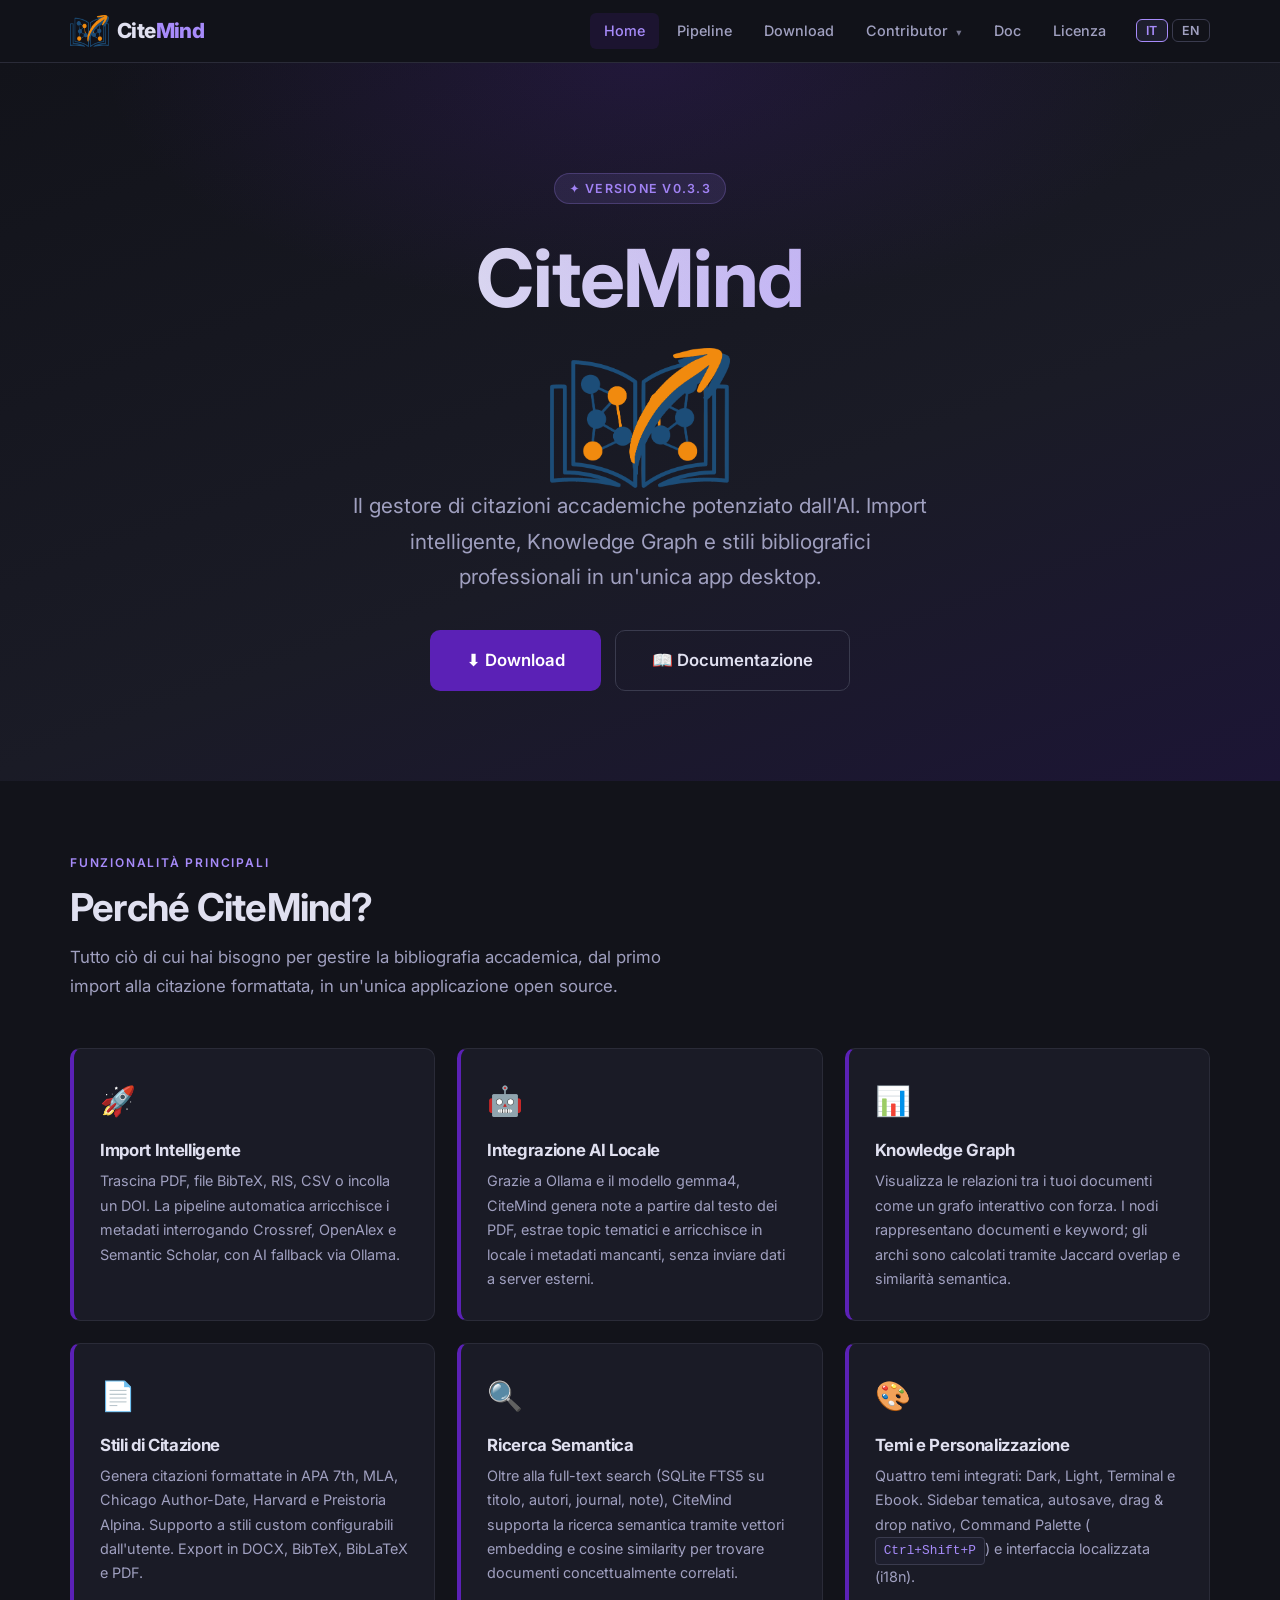
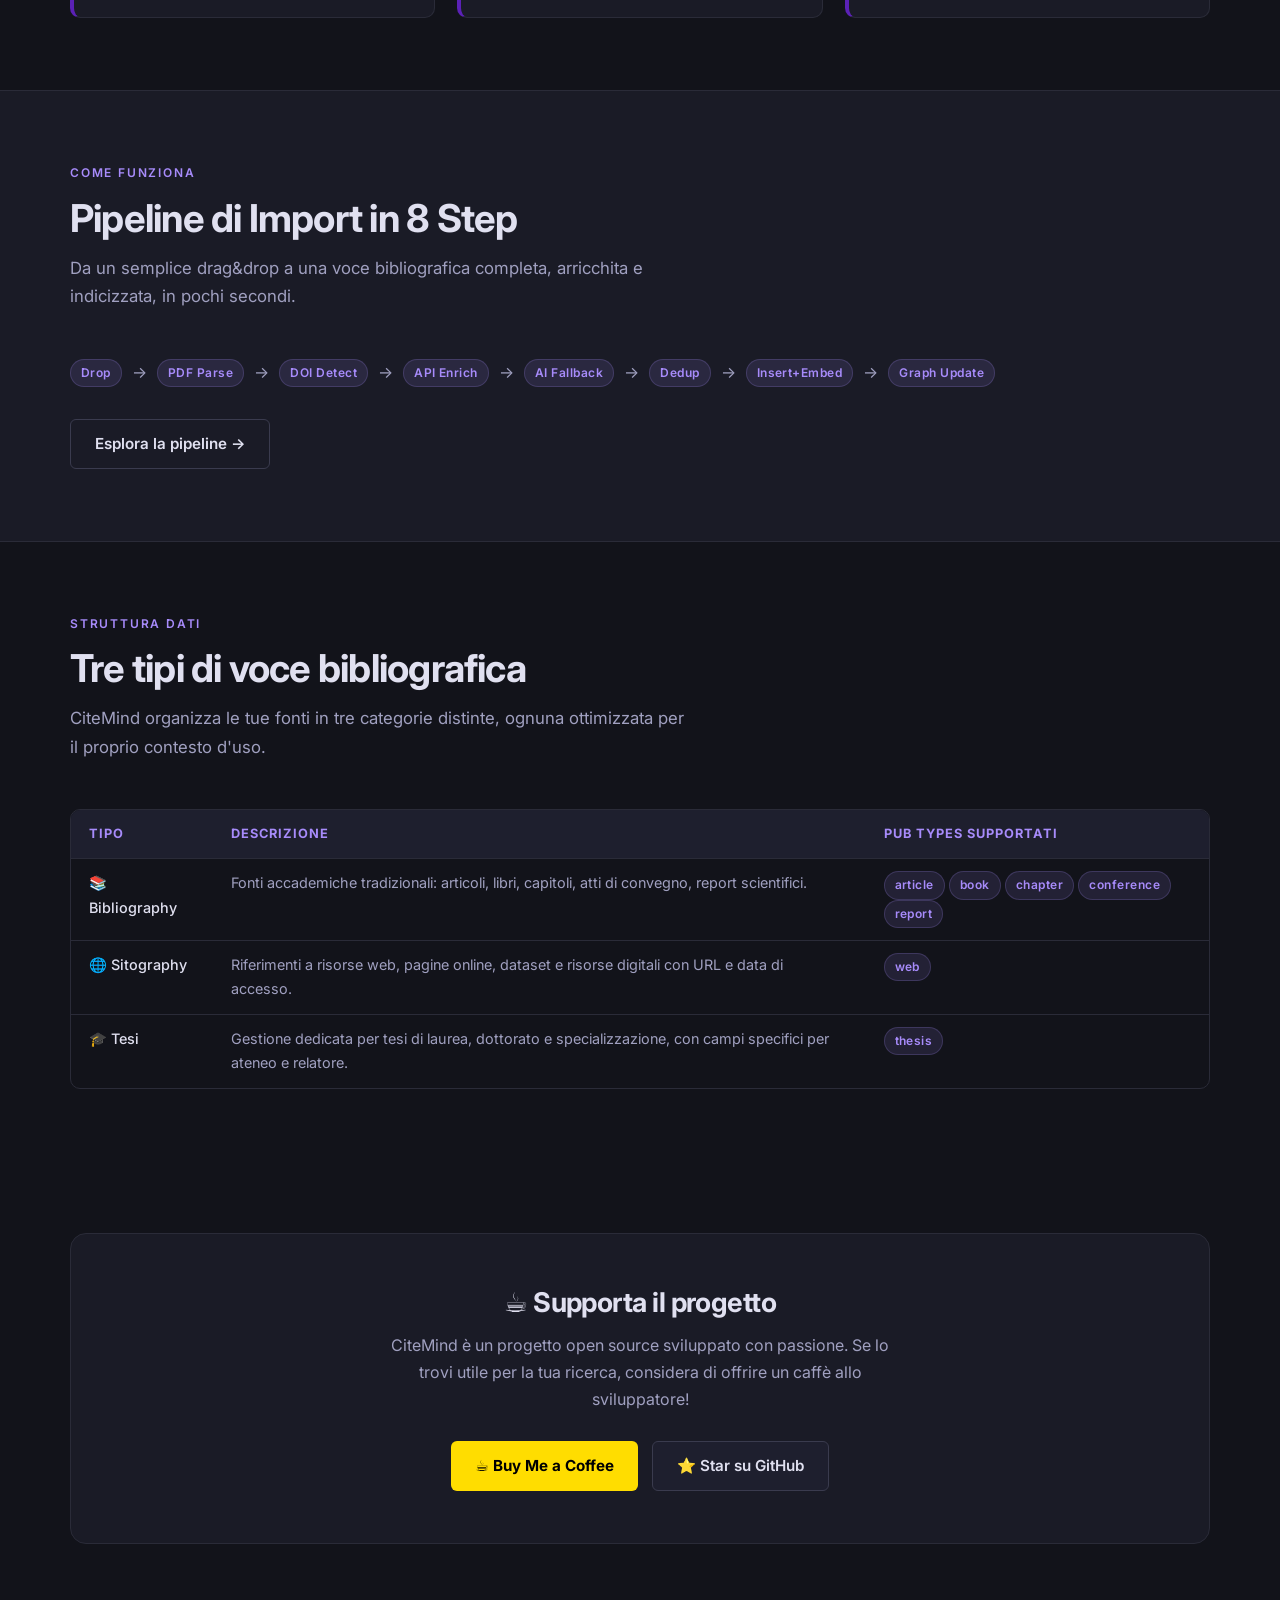
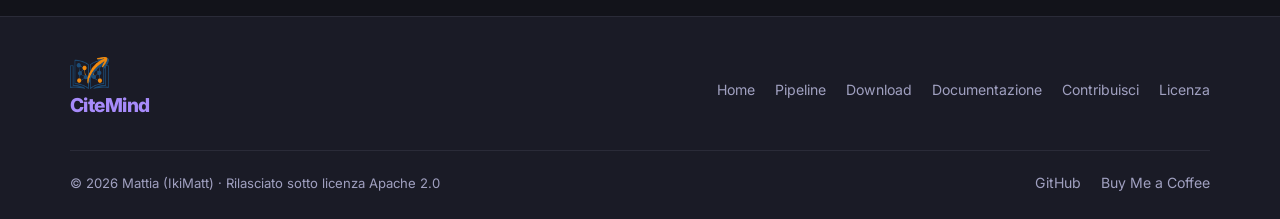
<file: index.html>
<!DOCTYPE html>
<html lang="it">
<head>
  <meta charset="UTF-8" />
  <meta name="viewport" content="width=device-width, initial-scale=1.0" />
  <link rel="icon" type="image/png" href="Logo.png">
  <title>
    CiteMind
  </title>
  <meta name="description" class="lang-it" content="CiteMind è un'app desktop Python/PySide6 per la gestione di citazioni accademiche, con pipeline di import AI, Knowledge Graph e stili APA/MLA/Chicago." />
  <meta name="description" class="lang-en" content="CiteMind is a Python/PySide6 desktop app for academic citation management, featuring an AI import pipeline, Knowledge Graph and APA/MLA/Chicago styles." />
  <link rel="preconnect" href="https://fonts.googleapis.com" />
  <link rel="preconnect" href="https://fonts.gstatic.com" crossorigin />
  <link href="https://fonts.googleapis.com/css2?family=Inter:wght@400;500;600;700;800&display=swap" rel="stylesheet" />
  <link rel="stylesheet" href="style.css" />
  <script src="lang.js"></script>
</head>
<body>

<!-- ── Header ─────────────────────────────────────────────── -->
<header>
  <nav class="container">
    <a href="index.html" class="nav-logo">
      <img src="Logo.png" alt="CiteMind Logo" class="logo-img" width="39" height="32">
      <span>Cite<span class="logo-accent">Mind</span></span>
    </a>
    <ul class="nav-links">
      <li><a href="index.html" class="active">Home</a></li>
      <li><a href="pipeline.html">Pipeline</a></li>
      <li><a href="download.html">Download</a></li>
      <li class="dropdown">
        <span>Contributor <span class="dropdown-caret">▾</span></span>
        <ul class="dropdown-menu">
          <li><a href="contributor.html"><span class="lang-it">Come contribuire</span><span class="lang-en">How to contribute</span></a></li>
          <li><a href="creator.html"><span class="lang-it">Il Creatore</span><span class="lang-en">The Creator</span></a></li>
          <li><a href="events.html"><span class="lang-it">Eventi &amp; Incontri</span><span class="lang-en">Events &amp; Meetups</span></a></li>
        </ul>
      </li>
      <li><a href="doc.html">Doc</a></li>
      <li><a href="licence.html"><span class="lang-it">Licenza</span><span class="lang-en">Licence</span></a></li>
      <li class="lang-switcher">
        <button class="lang-btn" data-lang="it">IT</button>
        <button class="lang-btn" data-lang="en">EN</button>
      </li>
    </ul>
  </nav>
</header>

<!-- ── Hero ───────────────────────────────────────────────── -->
<section class="hero">
  <div class="container">
    <div class="hero-badge">
      <span class="lang-it">✦ Versione v0.3.3</span>
      <span class="lang-en">✦ Version v0.3.3</span>
    </div>
    <h1>CiteMind</h1>
    <img src="Logo.png" alt="CiteMind Logo" class="logo-img" style="display: block; margin: 0 auto; width: 180px; height: auto;">
    <p class="hero-tagline">
      <span class="lang-it">Il gestore di citazioni accademiche potenziato dall'AI. Import intelligente, Knowledge Graph e stili bibliografici professionali in un'unica app desktop.</span>
      <span class="lang-en">The academic citation manager powered by AI. Smart import, Knowledge Graph and professional bibliography styles in a single desktop app.</span>
    </p>
    <div class="hero-cta">
      <a href="download.html" class="btn btn-primary btn-large">⬇ Download</a>
      <a href="doc.html" class="btn btn-secondary btn-large">
        <span class="lang-it">📖 Documentazione</span>
        <span class="lang-en">📖 Documentation</span>
      </a>
    </div>
  </div>
</section>

<!-- ── Perché CiteMind ─────────────────────────────────────── -->
<section>
  <div class="container">
    <div class="section-label">
      <span class="lang-it">Funzionalità principali</span>
      <span class="lang-en">Key features</span>
    </div>
    <h2 class="section-title">
      <span class="lang-it">Perché CiteMind?</span>
      <span class="lang-en">Why CiteMind?</span>
    </h2>
    <p class="section-sub">
      <span class="lang-it">Tutto ciò di cui hai bisogno per gestire la bibliografia accademica, dal primo import alla citazione formattata, in un'unica applicazione open source.</span>
      <span class="lang-en">Everything you need to manage academic bibliography, from the first import to the formatted citation, in a single open-source application.</span>
    </p>

    <div class="feature-grid">

      <div class="feature-card">
        <span class="card-icon">🚀</span>
        <h3>
          <span class="lang-it">Import Intelligente</span>
          <span class="lang-en">Smart Import</span>
        </h3>
        <p>
          <span class="lang-it">Trascina PDF, file BibTeX, RIS, CSV o incolla un DOI. La pipeline automatica arricchisce i metadati interrogando Crossref, OpenAlex e Semantic Scholar, con AI fallback via Ollama.</span>
          <span class="lang-en">Drag-and-drop PDFs, BibTeX, RIS, CSV files or paste a DOI. The automatic pipeline enriches metadata by querying Crossref, OpenAlex and Semantic Scholar, with AI fallback via Ollama.</span>
        </p>
      </div>

      <div class="feature-card">
        <span class="card-icon">🤖</span>
        <h3>
          <span class="lang-it">Integrazione AI Locale</span>
          <span class="lang-en">Local AI Integration</span>
        </h3>
        <p>
          <span class="lang-it">Grazie a Ollama e il modello gemma4, CiteMind genera note a partire dal testo dei PDF, estrae topic tematici e arricchisce in locale i metadati mancanti, senza inviare dati a server esterni.</span>
          <span class="lang-en">Using Ollama and the gemma4 model, CiteMind generates notes from PDF text, extracts thematic topics and locally enriches missing metadata — without sending data to external servers.</span>
        </p>
      </div>

      <div class="feature-card">
        <span class="card-icon">📊</span>
        <h3>
          <span class="lang-it">Knowledge Graph</span>
          <span class="lang-en">Knowledge Graph</span>
        </h3>
        <p>
          <span class="lang-it">Visualizza le relazioni tra i tuoi documenti come un grafo interattivo con forza. I nodi rappresentano documenti e keyword; gli archi sono calcolati tramite Jaccard overlap e similarità semantica.</span>
          <span class="lang-en">Visualise relationships between your documents as an interactive force-directed graph. Nodes represent documents and keywords; edges are computed via Jaccard overlap and semantic similarity.</span>
        </p>
      </div>

      <div class="feature-card">
        <span class="card-icon">📄</span>
        <h3>
          <span class="lang-it">Stili di Citazione</span>
          <span class="lang-en">Citation Styles</span>
        </h3>
        <p>
          <span class="lang-it">Genera citazioni formattate in APA 7th, MLA, Chicago Author-Date, Harvard e Preistoria Alpina. Supporto a stili custom configurabili dall'utente. Export in DOCX, BibTeX, BibLaTeX e PDF.</span>
          <span class="lang-en">Generate formatted citations in APA 7th, MLA, Chicago Author-Date, Harvard and Preistoria Alpina. Support for user-defined custom styles. Export to DOCX, BibTeX, BibLaTeX and PDF.</span>
        </p>
      </div>

      <div class="feature-card">
        <span class="card-icon">🔍</span>
        <h3>
          <span class="lang-it">Ricerca Semantica</span>
          <span class="lang-en">Semantic Search</span>
        </h3>
        <p>
          <span class="lang-it">Oltre alla full-text search (SQLite FTS5 su titolo, autori, journal, note), CiteMind supporta la ricerca semantica tramite vettori embedding e cosine similarity per trovare documenti concettualmente correlati.</span>
          <span class="lang-en">Beyond full-text search (SQLite FTS5 on title, authors, journal, notes), CiteMind supports semantic search via embedding vectors and cosine similarity to find conceptually related documents.</span>
        </p>
      </div>

      <div class="feature-card">
        <span class="card-icon">🎨</span>
        <h3>
          <span class="lang-it">Temi e Personalizzazione</span>
          <span class="lang-en">Themes & Customisation</span>
        </h3>
        <p>
          <span class="lang-it">Quattro temi integrati: Dark, Light, Terminal e Ebook. Sidebar tematica, autosave, drag &amp; drop nativo, Command Palette (<kbd>Ctrl+Shift+P</kbd>) e interfaccia localizzata (i18n).</span>
          <span class="lang-en">Four built-in themes: Dark, Light, Terminal and Ebook. Thematic sidebar, autosave, native drag & drop, Command Palette (Ctrl+Shift+P) and localised interface (i18n).</span>
        </p>
      </div>

    </div>
  </div>
</section>

<!-- ── Pipeline Preview ────────────────────────────────────── -->
<section style="background: var(--bg-surface); border-top: 1px solid var(--border); border-bottom: 1px solid var(--border);">
  <div class="container">
    <div class="section-label">
      <span class="lang-it">Come funziona</span>
      <span class="lang-en">How it works</span>
    </div>
    <h2 class="section-title">
      <span class="lang-it">Pipeline di Import in 8 Step</span>
      <span class="lang-en">8-Step Import Pipeline</span>
    </h2>
    <p class="section-sub">
      <span class="lang-it">Da un semplice drag&amp;drop a una voce bibliografica completa, arricchita e indicizzata, in pochi secondi.</span>
      <span class="lang-en">From a simple drag&drop to a complete, enriched and indexed bibliographic entry, in seconds.</span>
    </p>

    <div style="display: flex; gap: 10px; flex-wrap: wrap;">
      <span class="tag">Drop</span>
      <span style="color: var(--fg-muted);">→</span>
      <span class="tag">PDF Parse</span>
      <span style="color: var(--fg-muted);">→</span>
      <span class="tag">DOI Detect</span>
      <span style="color: var(--fg-muted);">→</span>
      <span class="tag">API Enrich</span>
      <span style="color: var(--fg-muted);">→</span>
      <span class="tag">AI Fallback</span>
      <span style="color: var(--fg-muted);">→</span>
      <span class="tag">Dedup</span>
      <span style="color: var(--fg-muted);">→</span>
      <span class="tag">Insert+Embed</span>
      <span style="color: var(--fg-muted);">→</span>
      <span class="tag">Graph Update</span>
    </div>

    <div style="margin-top: 32px;">
      <a href="pipeline.html" class="btn btn-secondary">
        <span class="lang-it">Esplora la pipeline →</span>
        <span class="lang-en">Explore the pipeline →</span>
      </a>
    </div>
  </div>
</section>

<!-- ── Tipi di Entry ───────────────────────────────────────── -->
<section>
  <div class="container">
    <div class="section-label">
      <span class="lang-it">Struttura dati</span>
      <span class="lang-en">Data structure</span>
    </div>
    <h2 class="section-title">
      <span class="lang-it">Tre tipi di voce bibliografica</span>
      <span class="lang-en">Three types of bibliographic entries</span>
    </h2>
    <p class="section-sub">
      <span class="lang-it">CiteMind organizza le tue fonti in tre categorie distinte, ognuna ottimizzata per il proprio contesto d'uso.</span>
      <span class="lang-en">CiteMind organises your sources into three distinct categories, each optimised for its context of use.</span>
    </p>

    <div class="table-wrap">
      <table>
        <thead>
          <tr>
            <th>
              <span class="lang-it">Tipo</span>
              <span class="lang-en">Type</span>
            </th>
            <th>
              <span class="lang-it">Descrizione</span>
              <span class="lang-en">Description</span>
            </th>
            <th>
              <span class="lang-it">Pub Types supportati</span>
              <span class="lang-en">Supported pub types</span>
            </th>
          </tr>
        </thead>
        <tbody>
          <tr>
            <td>📚 Bibliography</td>
            <td>
              <span class="lang-it">Fonti accademiche tradizionali: articoli, libri, capitoli, atti di convegno, report scientifici.</span>
              <span class="lang-en">Traditional academic sources: articles, books, chapters, conference papers, scientific reports.</span>
            </td>
            <td><span class="tag">article</span> <span class="tag">book</span> <span class="tag">chapter</span> <span class="tag">conference</span> <span class="tag">report</span></td>
          </tr>
          <tr>
            <td>🌐 Sitography</td>
            <td>
              <span class="lang-it">Riferimenti a risorse web, pagine online, dataset e risorse digitali con URL e data di accesso.</span>
              <span class="lang-en">References to web resources, online pages, datasets and digital resources with URL and access date.</span>
            </td>
            <td><span class="tag">web</span></td>
          </tr>
          <tr>
            <td>🎓 Tesi</td>
            <td>
              <span class="lang-it">Gestione dedicata per tesi di laurea, dottorato e specializzazione, con campi specifici per ateneo e relatore.</span>
              <span class="lang-en">Dedicated management for bachelor's, master's and doctoral theses, with specific fields for institution and supervisor.</span>
            </td>
            <td><span class="tag">thesis</span></td>
          </tr>
        </tbody>
      </table>
    </div>
  </div>
</section>

<!-- ── Supporta il progetto ───────────────────────────────── -->
<section>
  <div class="container">
    <div class="support-section">
      <h2>
        <span class="lang-it">☕ Supporta il progetto</span>
        <span class="lang-en">☕ Support the project</span>
      </h2>
      <p>
        <span class="lang-it">CiteMind è un progetto open source sviluppato con passione. Se lo trovi utile per la tua ricerca, considera di offrire un caffè allo sviluppatore!</span>
        <span class="lang-en">CiteMind is an open-source project developed with passion. If you find it useful for your research, consider buying the developer a coffee!</span>
      </p>
      <div class="support-btn-group">
        <a href="https://buymeacoffee.com/ikimattia" target="_blank" rel="noopener" class="btn bmc-btn">☕ Buy Me a Coffee</a>
        <a href="https://github.com/IkiMatt/CiteMind" target="_blank" rel="noopener" class="btn github-btn">
          <span class="lang-it">⭐ Star su GitHub</span>
          <span class="lang-en">⭐ Star on GitHub</span>
        </a>
      </div>
    </div>
  </div>
</section>

<!-- ── Footer ─────────────────────────────────────────────── -->
<footer>
  <div class="container">
    <div class="footer-inner">
      <div class="footer-logo">
        <img src="Logo.png" alt="CiteMind Logo" class="footer-logo-img" width="39" height="32">
        <span>Cite<span>Mind</span></span>
      </div>
      <div class="footer-links">
        <a href="index.html">Home</a>
        <a href="pipeline.html">Pipeline</a>
        <a href="download.html">Download</a>
        <a href="doc.html"><span class="lang-it">Documentazione</span><span class="lang-en">Documentation</span></a>
        <a href="contributor.html"><span class="lang-it">Contribuisci</span><span class="lang-en">Contribute</span></a>
        <a href="licence.html"><span class="lang-it">Licenza</span><span class="lang-en">Licence</span></a>
      </div>
    </div>
    <div class="footer-bottom">
      <p>© 2026 Mattia (IkiMatt) · <span class="lang-it">Rilasciato sotto licenza Apache 2.0</span><span class="lang-en">Released under Apache 2.0 License</span></p>
      <div class="footer-links">
        <a href="https://github.com/IkiMatt/CiteMind" target="_blank" rel="noopener">GitHub</a>
        <a href="https://buymeacoffee.com/ikimattia" target="_blank" rel="noopener">Buy Me a Coffee</a>
      </div>
    </div>
  </div>
</footer>

</body>
</html>
</file>
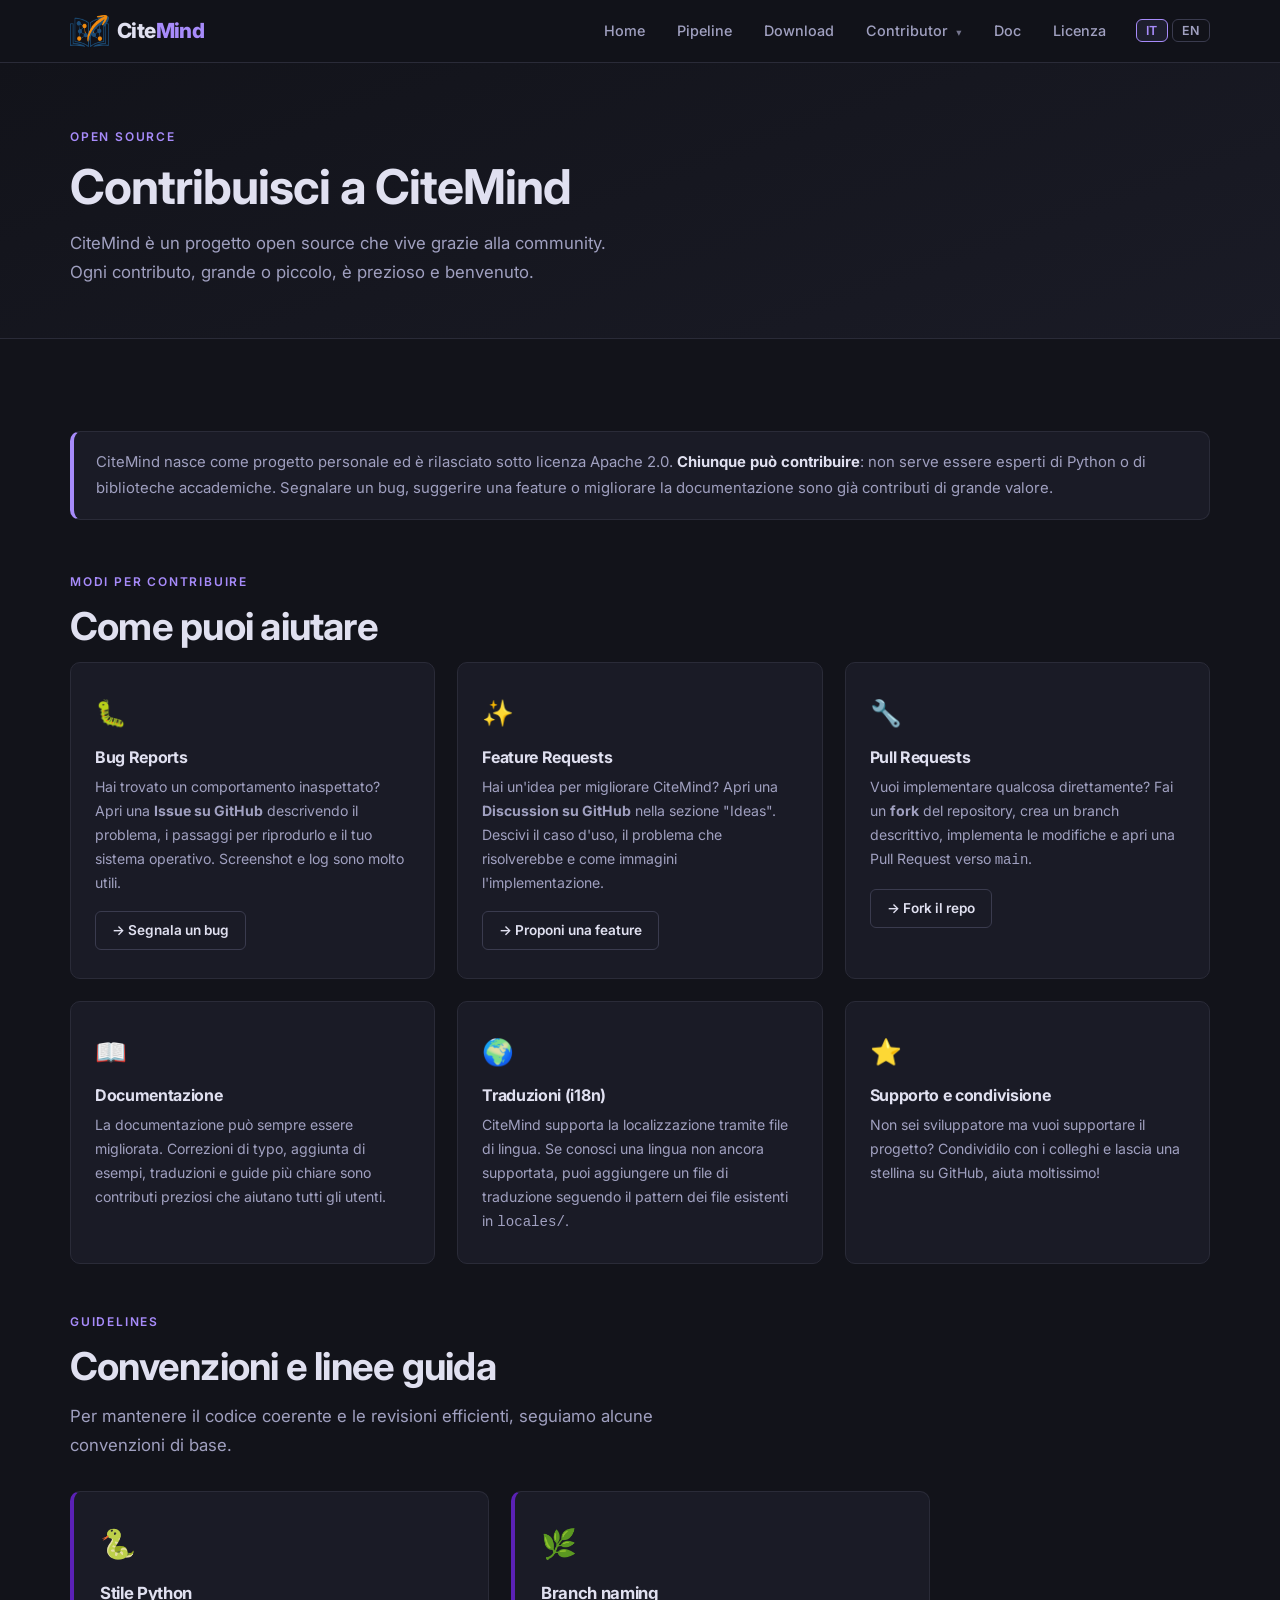
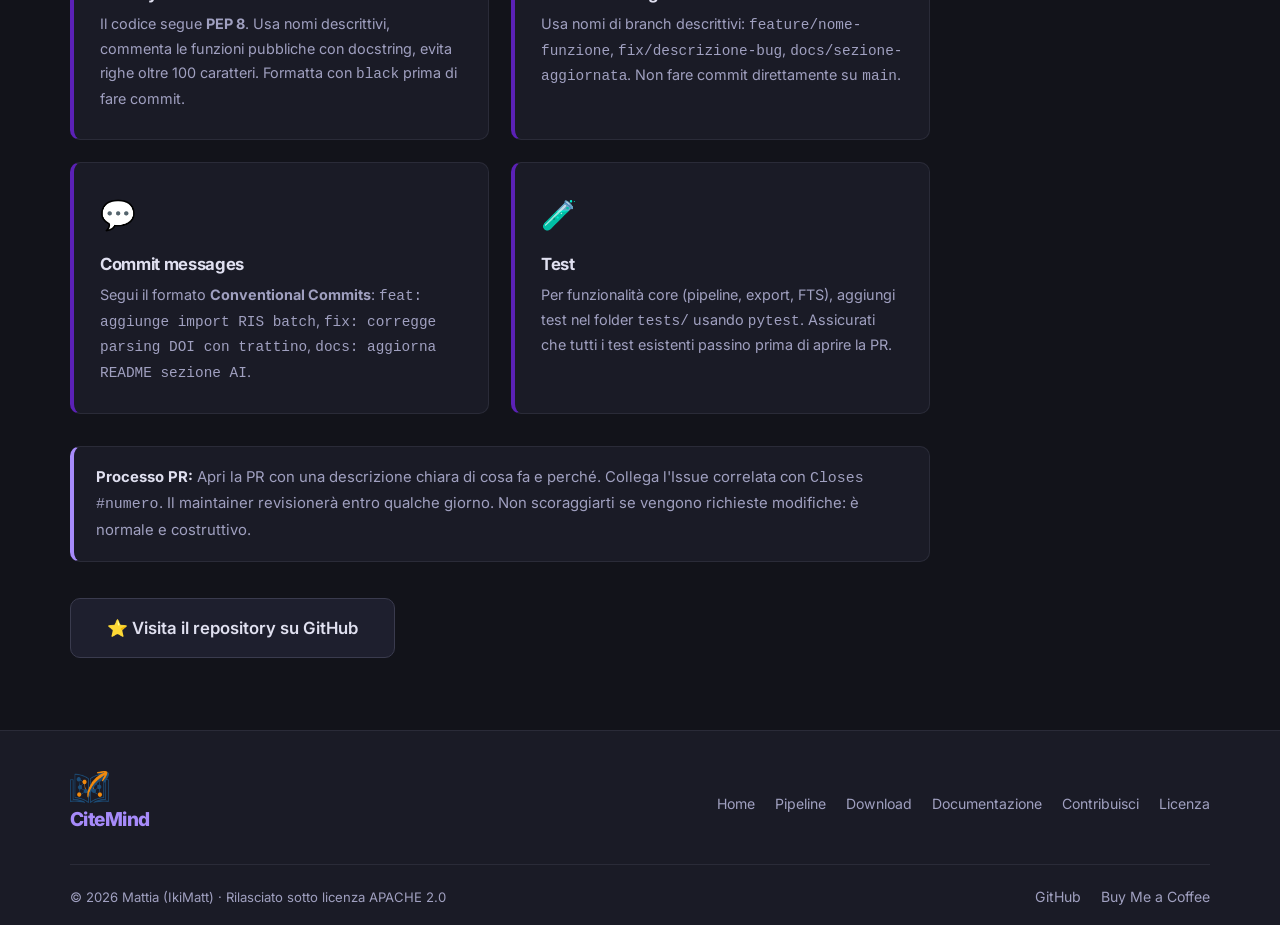
<file: contributor.html>
<!DOCTYPE html>
<html lang="it">
<head>
  <meta charset="UTF-8" />
  <meta name="viewport" content="width=device-width, initial-scale=1.0" />
  <link rel="icon" type="image/png" href="Logo.png">
  <title>
    CiteMind
  </title>
  <meta name="description" class="lang-it" content="Scopri come contribuire a CiteMind: bug report, feature request, pull request. Il progetto è open source e accoglie contributi dalla community." />
  <meta name="description" class="lang-en" content="Discover how to contribute to CiteMind: bug reports, feature requests, pull requests. The project is open-source and welcomes community contributions." />
  <link rel="preconnect" href="https://fonts.googleapis.com" />
  <link rel="preconnect" href="https://fonts.gstatic.com" crossorigin />
  <link href="https://fonts.googleapis.com/css2?family=Inter:wght@400;500;600;700;800&display=swap" rel="stylesheet" />
  <link rel="stylesheet" href="style.css" />
  <script src="lang.js"></script>
</head>
<body>

<!-- ── Header ─────────────────────────────────────────────── -->
<header>
  <nav class="container">
    <a href="index.html" class="nav-logo">
      <img src="Logo.png" alt="CiteMind Logo" class="logo-img" width="39" height="32">
      <span>Cite<span class="logo-accent">Mind</span></span>
    </a>
    <ul class="nav-links">
      <li><a href="index.html">Home</a></li>
      <li><a href="pipeline.html">Pipeline</a></li>
      <li><a href="download.html">Download</a></li>
      <li class="dropdown">
        <span class="active">Contributor <span class="dropdown-caret">▾</span></span>
        <ul class="dropdown-menu">
          <li><a href="contributor.html"><span class="lang-it">Come contribuire</span><span class="lang-en">How to contribute</span></a></li>
          <li><a href="creator.html"><span class="lang-it">Il Creatore</span><span class="lang-en">The Creator</span></a></li>
          <li><a href="events.html"><span class="lang-it">Eventi &amp; Incontri</span><span class="lang-en">Events &amp; Meetups</span></a></li>
        </ul>
      </li>
      <li><a href="doc.html">Doc</a></li>
      <li><a href="licence.html"><span class="lang-it">Licenza</span><span class="lang-en">Licence</span></a></li>
      <li class="lang-switcher">
        <button class="lang-btn" data-lang="it">IT</button>
        <button class="lang-btn" data-lang="en">EN</button>
      </li>
    </ul>
  </nav>
</header>

<!-- ── Page Hero ──────────────────────────────────────────── -->
<section class="page-hero">
  <div class="container">
    <div class="section-label">Open Source</div>
    <h1>
      <span class="lang-it">Contribuisci a CiteMind</span>
      <span class="lang-en">Contribute to CiteMind</span>
    </h1>
    <p>
      <span class="lang-it">CiteMind è un progetto open source che vive grazie alla community. Ogni contributo, grande o piccolo, è prezioso e benvenuto.</span>
      <span class="lang-en">CiteMind is an open-source project that welcomes contributions of all kinds. Whether you find a bug, have an idea, or want to write code — every contribution counts.</span>
    </p>
  </div>
</section>

<!-- ── Intro ──────────────────────────────────────────────── -->
<section>
  <div class="container">
    <div class="info-box">
      <p>
        <span class="lang-it">CiteMind nasce come progetto personale ed è rilasciato sotto licenza Apache 2.0. <strong>Chiunque può contribuire</strong>: non serve essere esperti di Python o di biblioteche accademiche. Segnalare un bug, suggerire una feature o migliorare la documentazione sono già contributi di grande valore.</span>
        <span class="lang-en">CiteMind started as a personal project and is released under the Apache 2.0 licence. <strong>Anyone can contribute</strong>: you don't need to be an expert in Python or academic libraries. Reporting a bug, suggesting a feature, or improving the documentation are already highly valuable contributions.</span>
      </p>
    </div>

    <div style="margin-top: 52px;">
      <div class="section-label">
        <span class="lang-it">Modi per contribuire</span>
        <span class="lang-en">Ways to contribute</span>
      </div>
      <h2 class="section-title">
        <span class="lang-it">Come puoi aiutare</span>
        <span class="lang-en">How to contribute</span>
      </h2>
    </div>

    <div class="contrib-grid">

      <div class="contrib-card">
        <div class="contrib-icon">🐛</div>
        <h3>
          <span class="lang-it">Bug Reports</span>
          <span class="lang-en">Bug Reports</span>
        </h3>
        <p>
          <span class="lang-it">Hai trovato un comportamento inaspettato? Apri una <strong>Issue su GitHub</strong> descrivendo il problema, i passaggi per riprodurlo e il tuo sistema operativo. Screenshot e log sono molto utili.</span>
          <span class="lang-en">Found a bug? Open an issue on GitHub with steps to reproduce it, the expected vs actual behaviour, and your OS version. Screenshots and logs are very useful.</span>
        </p>
        <div style="margin-top: 16px;">
          <a href="https://github.com/IkiMatt/CiteMind/issues/new?template=bug_report.md" target="_blank" rel="noopener" class="btn btn-secondary" style="font-size:.85rem; padding: 7px 16px;">
            <span class="lang-it">→ Segnala un bug</span>
            <span class="lang-en">→ Report a bug</span>
          </a>
        </div>
      </div>

      <div class="contrib-card">
        <div class="contrib-icon">✨</div>
        <h3>
          <span class="lang-it">Feature Requests</span>
          <span class="lang-en">Feature Requests</span>
        </h3>
        <p>
          <span class="lang-it">Hai un'idea per migliorare CiteMind? Apri una <strong>Discussion su GitHub</strong> nella sezione "Ideas". Descivi il caso d'uso, il problema che risolverebbe e come immagini l'implementazione.</span>
          <span class="lang-en">Have an idea for a new feature? Open a GitHub Discussion to share it with the community. Describe the use case, the problem it solves, and how you envision the implementation.</span>
        </p>
        <div style="margin-top: 16px;">
          <a href="https://github.com/IkiMatt/CiteMind/discussions/new?category=ideas" target="_blank" rel="noopener" class="btn btn-secondary" style="font-size:.85rem; padding: 7px 16px;">
            <span class="lang-it">→ Proponi una feature</span>
            <span class="lang-en">→ Propose a feature</span>
          </a>
        </div>
      </div>

      <div class="contrib-card">
        <div class="contrib-icon">🔧</div>
        <h3>
          <span class="lang-it">Pull Requests</span>
          <span class="lang-en">Pull Requests</span>
        </h3>
        <p>
          <span class="lang-it">Vuoi implementare qualcosa direttamente? Fai un <strong>fork</strong> del repository, crea un branch descrittivo, implementa le modifiche e apri una Pull Request verso <code>main</code>.</span>
          <span class="lang-en">Fork the repository, create a descriptive branch, make your changes and open a Pull Request with a clear description towards <code>main</code>.</span>
        </p>
        <div style="margin-top: 16px;">
          <a href="https://github.com/IkiMatt/CiteMind/fork" target="_blank" rel="noopener" class="btn btn-secondary" style="font-size:.85rem; padding: 7px 16px;">
            <span class="lang-it">→ Fork il repo</span>
            <span class="lang-en">→ Fork the repo</span>
          </a>
        </div>
      </div>

      <div class="contrib-card">
        <div class="contrib-icon">📖</div>
        <h3>
          <span class="lang-it">Documentazione</span>
          <span class="lang-en">Documentation</span>
        </h3>
        <p>
          <span class="lang-it">La documentazione può sempre essere migliorata. Correzioni di typo, aggiunta di esempi, traduzioni e guide più chiare sono contributi preziosi che aiutano tutti gli utenti.</span>
          <span class="lang-en">Help improve documentation, fix typos or translate content. Even small improvements make a big difference.</span>
        </p>
      </div>

      <div class="contrib-card">
        <div class="contrib-icon">🌍</div>
        <h3>
          <span class="lang-it">Traduzioni (i18n)</span>
          <span class="lang-en">Translations</span>
        </h3>
        <p>
          <span class="lang-it">CiteMind supporta la localizzazione tramite file di lingua. Se conosci una lingua non ancora supportata, puoi aggiungere un file di traduzione seguendo il pattern dei file esistenti in <code>locales/</code>.</span>
          <span class="lang-en">CiteMind already supports i18n. Add or improve a translation by editing the language files in the repo.</span>
        </p>
      </div>

      <div class="contrib-card">
        <div class="contrib-icon">⭐</div>
        <h3>
          <span class="lang-it">Supporto e condivisione</span>
          <span class="lang-en">Star & Share</span>
        </h3>
        <p>
          <span class="lang-it">Non sei sviluppatore ma vuoi supportare il progetto? Condividilo con i colleghi e lascia una stellina su GitHub, aiuta moltissimo!</span>
          <span class="lang-en">The simplest way to support CiteMind: star it on GitHub and share it with colleagues who do academic research.</span>
        </p>
      </div>

    </div>

    <!-- Guidelines -->
    <div style="margin-top: 16px;">
      <div class="section-label">Guidelines</div>
      <h2 class="section-title">
        <span class="lang-it">Convenzioni e linee guida</span>
        <span class="lang-en">Conventions and guidelines</span>
      </h2>
      <p class="section-sub" style="margin-bottom: 32px;">
        <span class="lang-it">Per mantenere il codice coerente e le revisioni efficienti, seguiamo alcune convenzioni di base.</span>
        <span class="lang-en">To keep the code consistent and reviews efficient, we follow some basic conventions.</span>
      </p>
    </div>

    <div class="feature-grid" style="grid-template-columns: repeat(2, 1fr); max-width: 860px;">
      <div class="feature-card">
        <span class="card-icon">🐍</span>
        <h3>
          <span class="lang-it">Stile Python</span>
          <span class="lang-en">Python Style</span>
        </h3>
        <p>
          <span class="lang-it">Il codice segue <strong>PEP 8</strong>. Usa nomi descrittivi, commenta le funzioni pubbliche con docstring, evita righe oltre 100 caratteri. Formatta con <code>black</code> prima di fare commit.</span>
          <span class="lang-en">The code follows <strong>PEP 8</strong>. Use descriptive names, comment public functions with docstrings, avoid lines over 100 characters. Format with <code>black</code> before committing.</span>
        </p>
      </div>
      <div class="feature-card">
        <span class="card-icon">🌿</span>
        <h3>
          <span class="lang-it">Branch naming</span>
          <span class="lang-en">Branch naming</span>
        </h3>
        <p>
          <span class="lang-it">Usa nomi di branch descrittivi: <code>feature/nome-funzione</code>, <code>fix/descrizione-bug</code>, <code>docs/sezione-aggiornata</code>. Non fare commit direttamente su <code>main</code>.</span>
          <span class="lang-en">Use descriptive branch names: <code>feature/feature-name</code>, <code>fix/bug-description</code>, <code>docs/updated-section</code>. Do not commit directly to <code>main</code>.</span>
        </p>
      </div>
      <div class="feature-card">
        <span class="card-icon">💬</span>
        <h3>
          <span class="lang-it">Commit messages</span>
          <span class="lang-en">Commit messages</span>
        </h3>
        <p>
          <span class="lang-it">Segui il formato <strong>Conventional Commits</strong>: <code>feat: aggiunge import RIS batch</code>, <code>fix: corregge parsing DOI con trattino</code>, <code>docs: aggiorna README sezione AI</code>.</span>
          <span class="lang-en">Follow the <strong>Conventional Commits</strong> format: <code>feat: adds batch RIS import</code>, <code>fix: fixes DOI parsing with dash</code>, <code>docs: updates AI section in README</code>.</span>
        </p>
      </div>
      <div class="feature-card">
        <span class="card-icon">🧪</span>
        <h3>
          <span class="lang-it">Test</span>
          <span class="lang-en">Tests</span>
        </h3>
        <p>
          <span class="lang-it">Per funzionalità core (pipeline, export, FTS), aggiungi test nel folder <code>tests/</code> usando <code>pytest</code>. Assicurati che tutti i test esistenti passino prima di aprire la PR.</span>
          <span class="lang-en">For core features (pipeline, export, FTS), add tests in the <code>tests/</code> folder using <code>pytest</code>. Ensure all existing tests pass before opening the PR.</span>
        </p>
      </div>
    </div>

    <div class="info-box" style="margin-top: 32px; max-width: 860px;">
      <p>
        <span class="lang-it"><strong>Processo PR:</strong> Apri la PR con una descrizione chiara di cosa fa e perché. Collega l'Issue correlata con <code>Closes #numero</code>. Il maintainer revisionerà entro qualche giorno. Non scoraggiarti se vengono richieste modifiche: è normale e costruttivo.</span>
        <span class="lang-en"><strong>PR Process:</strong> Open the PR with a clear description of what it does and why. Link the related Issue with <code>Closes #number</code>. The maintainer will review within a few days. Do not get discouraged if changes are requested: it is normal and constructive.</span>
      </p>
    </div>

    <div style="margin-top: 36px;">
      <a href="https://github.com/IkiMatt/CiteMind" target="_blank" rel="noopener" class="btn github-btn btn-large">
        <span class="lang-it">⭐ Visita il repository su GitHub</span>
        <span class="lang-en">⭐ View on GitHub</span>
      </a>
    </div>

  </div>
</section>

<!-- ── Footer ─────────────────────────────────────────────── -->
<footer>
  <div class="container">
    <div class="footer-inner">
      <div class="footer-logo">
        <img src="Logo.png" alt="CiteMind Logo" class="footer-logo-img" width="39" height="32">
        <span>Cite<span>Mind</span></span>
      </div>
      <div class="footer-links">
        <a href="index.html">Home</a>
        <a href="pipeline.html">Pipeline</a>
        <a href="download.html">Download</a>
        <a href="doc.html"><span class="lang-it">Documentazione</span><span class="lang-en">Documentation</span></a>
        <a href="contributor.html"><span class="lang-it">Contribuisci</span><span class="lang-en">Contribute</span></a>
        <a href="licence.html"><span class="lang-it">Licenza</span><span class="lang-en">Licence</span></a>
      </div>
    </div>
    <div class="footer-bottom">
      <p>© 2026 Mattia (IkiMatt) · <span class="lang-it">Rilasciato sotto licenza APACHE 2.0</span><span class="lang-en">Released under Apache 2.0 License</span></p>
      <div class="footer-links">
        <a href="https://github.com/IkiMatt/CiteMind" target="_blank" rel="noopener">GitHub</a>
        <a href="https://buymeacoffee.com/ikimattia" target="_blank" rel="noopener">Buy Me a Coffee</a>
      </div>
    </div>
  </div>
</footer>

</body>
</html>
</file>
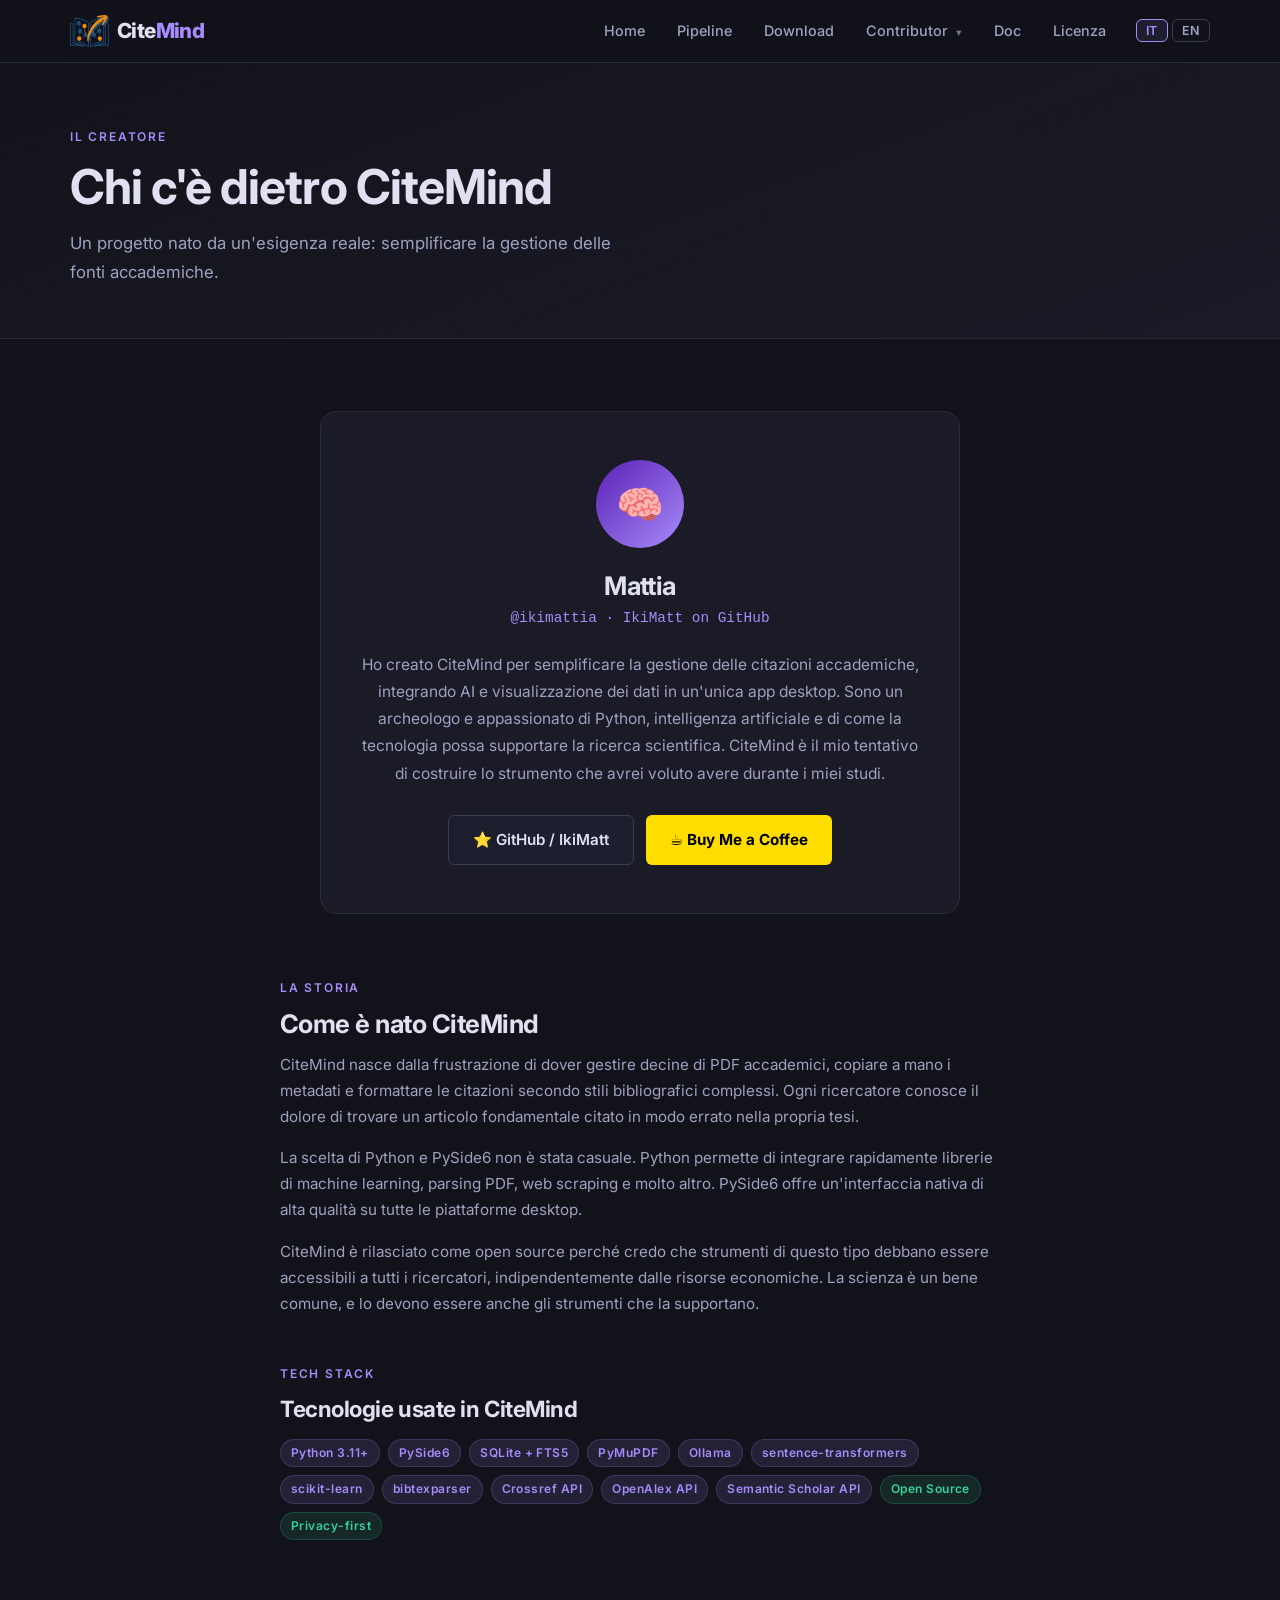
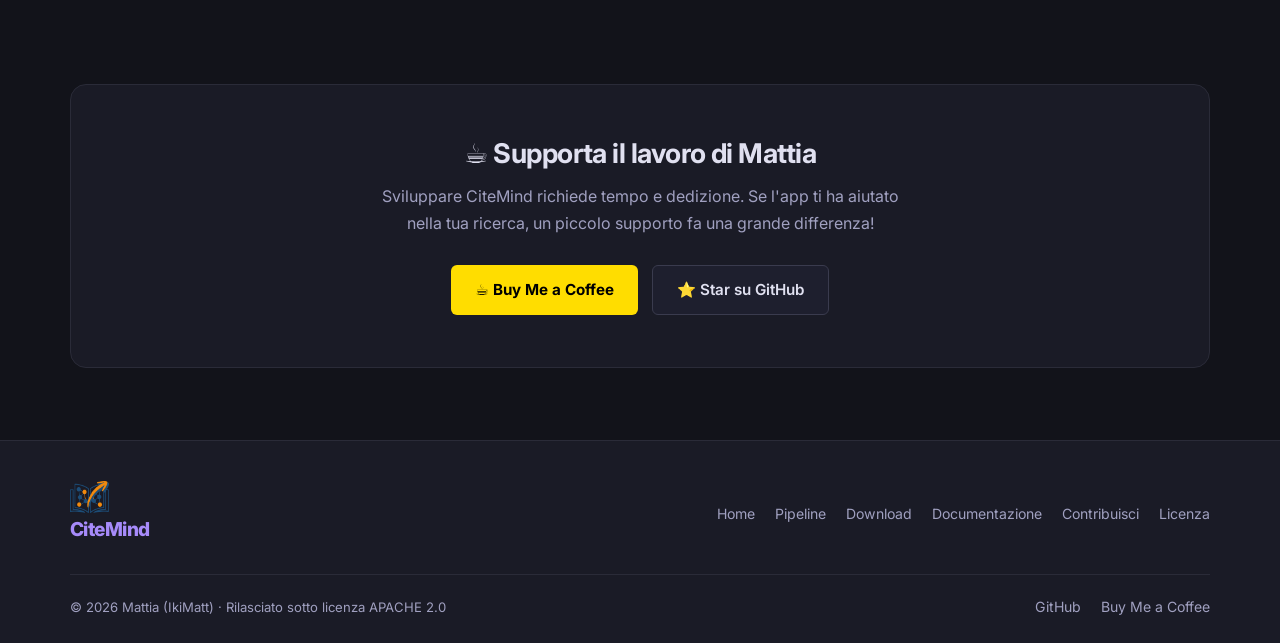
<file: creator.html>
<!DOCTYPE html>
<html lang="it">
<head>
  <meta charset="UTF-8" />
  <meta name="viewport" content="width=device-width, initial-scale=1.0" />
  <link rel="icon" type="image/png" href="Logo.png">
  <title>
    CiteMind
  </title>
  <meta name="description" class="lang-it" content="Conosci Mattia, il creatore di CiteMind. Sviluppatore appassionato di AI e ricerca accademica." />
  <meta name="description" class="lang-en" content="Meet Mattia, the creator of CiteMind. Developer passionate about AI and academic research." />
  <link rel="preconnect" href="https://fonts.googleapis.com" />
  <link rel="preconnect" href="https://fonts.gstatic.com" crossorigin />
  <link href="https://fonts.googleapis.com/css2?family=Inter:wght@400;500;600;700;800&display=swap" rel="stylesheet" />
  <link rel="stylesheet" href="style.css" />
  <script src="lang.js"></script>
</head>
<body>

<!-- ── Header ─────────────────────────────────────────────── -->
<header>
  <nav class="container">
    <a href="index.html" class="nav-logo">
      <img src="Logo.png" alt="CiteMind Logo" class="logo-img" width="39" height="32">
      <span>Cite<span class="logo-accent">Mind</span></span>
    </a>
    <ul class="nav-links">
      <li><a href="index.html">Home</a></li>
      <li><a href="pipeline.html">Pipeline</a></li>
      <li><a href="download.html">Download</a></li>
      <li class="dropdown">
        <span class="active">Contributor <span class="dropdown-caret">▾</span></span>
        <ul class="dropdown-menu">
          <li><a href="contributor.html"><span class="lang-it">Come contribuire</span><span class="lang-en">How to contribute</span></a></li>
          <li><a href="creator.html"><span class="lang-it">Il Creatore</span><span class="lang-en">The Creator</span></a></li>
          <li><a href="events.html"><span class="lang-it">Eventi &amp; Incontri</span><span class="lang-en">Events &amp; Meetups</span></a></li>
        </ul>
      </li>
      <li><a href="doc.html">Doc</a></li>
      <li><a href="licence.html"><span class="lang-it">Licenza</span><span class="lang-en">Licence</span></a></li>
      <li class="lang-switcher">
        <button class="lang-btn" data-lang="it">IT</button>
        <button class="lang-btn" data-lang="en">EN</button>
      </li>
    </ul>
  </nav>
</header>

<!-- ── Page Hero ──────────────────────────────────────────── -->
<section class="page-hero">
  <div class="container">
    <div class="section-label">
      <span class="lang-it">Il Creatore</span>
      <span class="lang-en">Creator</span>
    </div>
    <h1>
      <span class="lang-it">Chi c'è dietro CiteMind</span>
      <span class="lang-en">The person behind CiteMind</span>
    </h1>
    <p>
      <span class="lang-it">Un progetto nato da un'esigenza reale: semplificare la gestione delle fonti accademiche.</span>
      <span class="lang-en">A project born from a real need: simplifying the management of academic sources.</span>
    </p>
  </div>
</section>

<!-- ── Profile Card ───────────────────────────────────────── -->
<section>
  <div class="container">

    <div class="profile-card">
      <div class="profile-avatar">🧠</div>
      <h1 class="profile-name">Mattia</h1>
      <p class="profile-handle">@ikimattia · IkiMatt on GitHub</p>
      <p class="profile-bio">
        <span class="lang-it">Ho creato CiteMind per semplificare la gestione delle citazioni accademiche, integrando AI e visualizzazione dei dati in un'unica app desktop. Sono un archeologo e appassionato di Python, intelligenza artificiale e di come la tecnologia possa supportare la ricerca scientifica. CiteMind è il mio tentativo di costruire lo strumento che avrei voluto avere durante i miei studi.</span>
        <span class="lang-en">I created CiteMind to simplify academic citation management, integrating AI and data visualisation into a single app. I'm an archaeologist, tech enthusiast, and Python & AI nerd. My goal is to give researchers a powerful and beautiful tool, completely free and open-source.</span>
      </p>
      <div class="profile-links">
        <a href="https://github.com/IkiMatt" target="_blank" rel="noopener" class="btn github-btn">
          ⭐ GitHub / IkiMatt
        </a>
        <a href="https://buymeacoffee.com/ikimattia" target="_blank" rel="noopener" class="btn bmc-btn">
          ☕ Buy Me a Coffee
        </a>
      </div>
    </div>

    <!-- Storia del progetto -->
    <div style="max-width: 720px; margin: 64px auto 0;">

      <div class="section-label">
        <span class="lang-it">La storia</span>
        <span class="lang-en">The story</span>
      </div>
      <h2 class="section-title" style="font-size: 1.6rem;">
        <span class="lang-it">Come è nato CiteMind</span>
        <span class="lang-en">How CiteMind was born</span>
      </h2>

      <div class="doc-section" style="border-bottom: none; margin-bottom: 0;">
        <p>
          <span class="lang-it">CiteMind nasce dalla frustrazione di dover gestire decine di PDF accademici, copiare a mano i metadati e formattare le citazioni secondo stili bibliografici complessi. Ogni ricercatore conosce il dolore di trovare un articolo fondamentale citato in modo errato nella propria tesi.</span>
          <span class="lang-en">CiteMind was born from the frustration of having to manage dozens of academic PDFs, copying metadata by hand and formatting citations according to complex bibliographic styles. Every researcher knows the pain of finding a fundamental article cited incorrectly in their thesis.</span>
        </p>

        <p style="margin-top: 16px;">
          <span class="lang-it">La scelta di Python e PySide6 non è stata casuale. Python permette di integrare rapidamente librerie di machine learning, parsing PDF, web scraping e molto altro. PySide6 offre un'interfaccia nativa di alta qualità su tutte le piattaforme desktop.</span>
          <span class="lang-en">The choice of Python and PySide6 was not accidental. Python allows rapid integration of machine learning libraries, PDF parsing, web scraping and much more. PySide6 offers a high-quality native interface on all desktop platforms.</span>
        </p>

        <p style="margin-top: 16px;">
          <span class="lang-it">CiteMind è rilasciato come open source perché credo che strumenti di questo tipo debbano essere accessibili a tutti i ricercatori, indipendentemente dalle risorse economiche. La scienza è un bene comune, e lo devono essere anche gli strumenti che la supportano.</span>
          <span class="lang-en">CiteMind is released as open source because I believe that tools of this type should be accessible to all researchers, regardless of economic resources. Science is a common good, and the tools that support it must be too.</span>
        </p>

      </div>

    </div>

    <!-- Tech stack -->
    <div style="max-width: 720px; margin: 48px auto 0;">
      <div class="section-label">Tech Stack</div>
      <h2 class="section-title" style="font-size: 1.4rem;">
        <span class="lang-it">Tecnologie usate in CiteMind</span>
        <span class="lang-en">Technologies used in CiteMind</span>
      </h2>
      <div style="display: flex; flex-wrap: wrap; gap: 8px; margin-top: 16px;">
        <span class="tag">Python 3.11+</span>
        <span class="tag">PySide6</span>
        <span class="tag">SQLite + FTS5</span>
        <span class="tag">PyMuPDF</span>
        <span class="tag">Ollama</span>
        <span class="tag">sentence-transformers</span>
        <span class="tag">scikit-learn</span>
        <span class="tag">bibtexparser</span>
        <span class="tag">Crossref API</span>
        <span class="tag">OpenAlex API</span>
        <span class="tag">Semantic Scholar API</span>
        <span class="tag tag-green">Open Source</span>
        <span class="tag tag-green">Privacy-first</span>
      </div>
    </div>

  </div>
</section>

<!-- ── Support ─────────────────────────────────────────────── -->
<section>
  <div class="container">
    <div class="support-section">
      <h2>
        <span class="lang-it">☕ Supporta il lavoro di Mattia</span>
        <span class="lang-en">☕ Support Mattia's work</span>
      </h2>
      <p>
        <span class="lang-it">Sviluppare CiteMind richiede tempo e dedizione. Se l'app ti ha aiutato nella tua ricerca, un piccolo supporto fa una grande differenza!</span>
        <span class="lang-en">Developing CiteMind requires time and dedication. If the app has helped you in your research, a small support makes a big difference!</span>
      </p>
      <div class="support-btn-group">
        <a href="https://buymeacoffee.com/ikimattia" target="_blank" rel="noopener" class="btn bmc-btn">☕ Buy Me a Coffee</a>
        <a href="https://github.com/IkiMatt/CiteMind" target="_blank" rel="noopener" class="btn github-btn">
          <span class="lang-it">⭐ Star su GitHub</span>
          <span class="lang-en">⭐ Star on GitHub</span>
        </a>
      </div>
    </div>
  </div>
</section>

<!-- ── Footer ─────────────────────────────────────────────── -->
<footer>
  <div class="container">
    <div class="footer-inner">
      <div class="footer-logo">
        <img src="Logo.png" alt="CiteMind Logo" class="footer-logo-img" width="39" height="32">
        <span>Cite<span>Mind</span></span>
      </div>
      <div class="footer-links">
        <a href="index.html">Home</a>
        <a href="pipeline.html">Pipeline</a>
        <a href="download.html">Download</a>
        <a href="doc.html"><span class="lang-it">Documentazione</span><span class="lang-en">Documentation</span></a>
        <a href="contributor.html"><span class="lang-it">Contribuisci</span><span class="lang-en">Contribute</span></a>
        <a href="licence.html"><span class="lang-it">Licenza</span><span class="lang-en">Licence</span></a>
      </div>
    </div>
    <div class="footer-bottom">
      <p>© 2026 Mattia (IkiMatt) · <span class="lang-it">Rilasciato sotto licenza APACHE 2.0</span><span class="lang-en">Released under Apache 2.0 License</span></p>
      <div class="footer-links">
        <a href="https://github.com/IkiMatt/CiteMind" target="_blank" rel="noopener">GitHub</a>
        <a href="https://buymeacoffee.com/ikimattia" target="_blank" rel="noopener">Buy Me a Coffee</a>
      </div>
    </div>
  </div>
</footer>
  
</body>
</html>
</file>
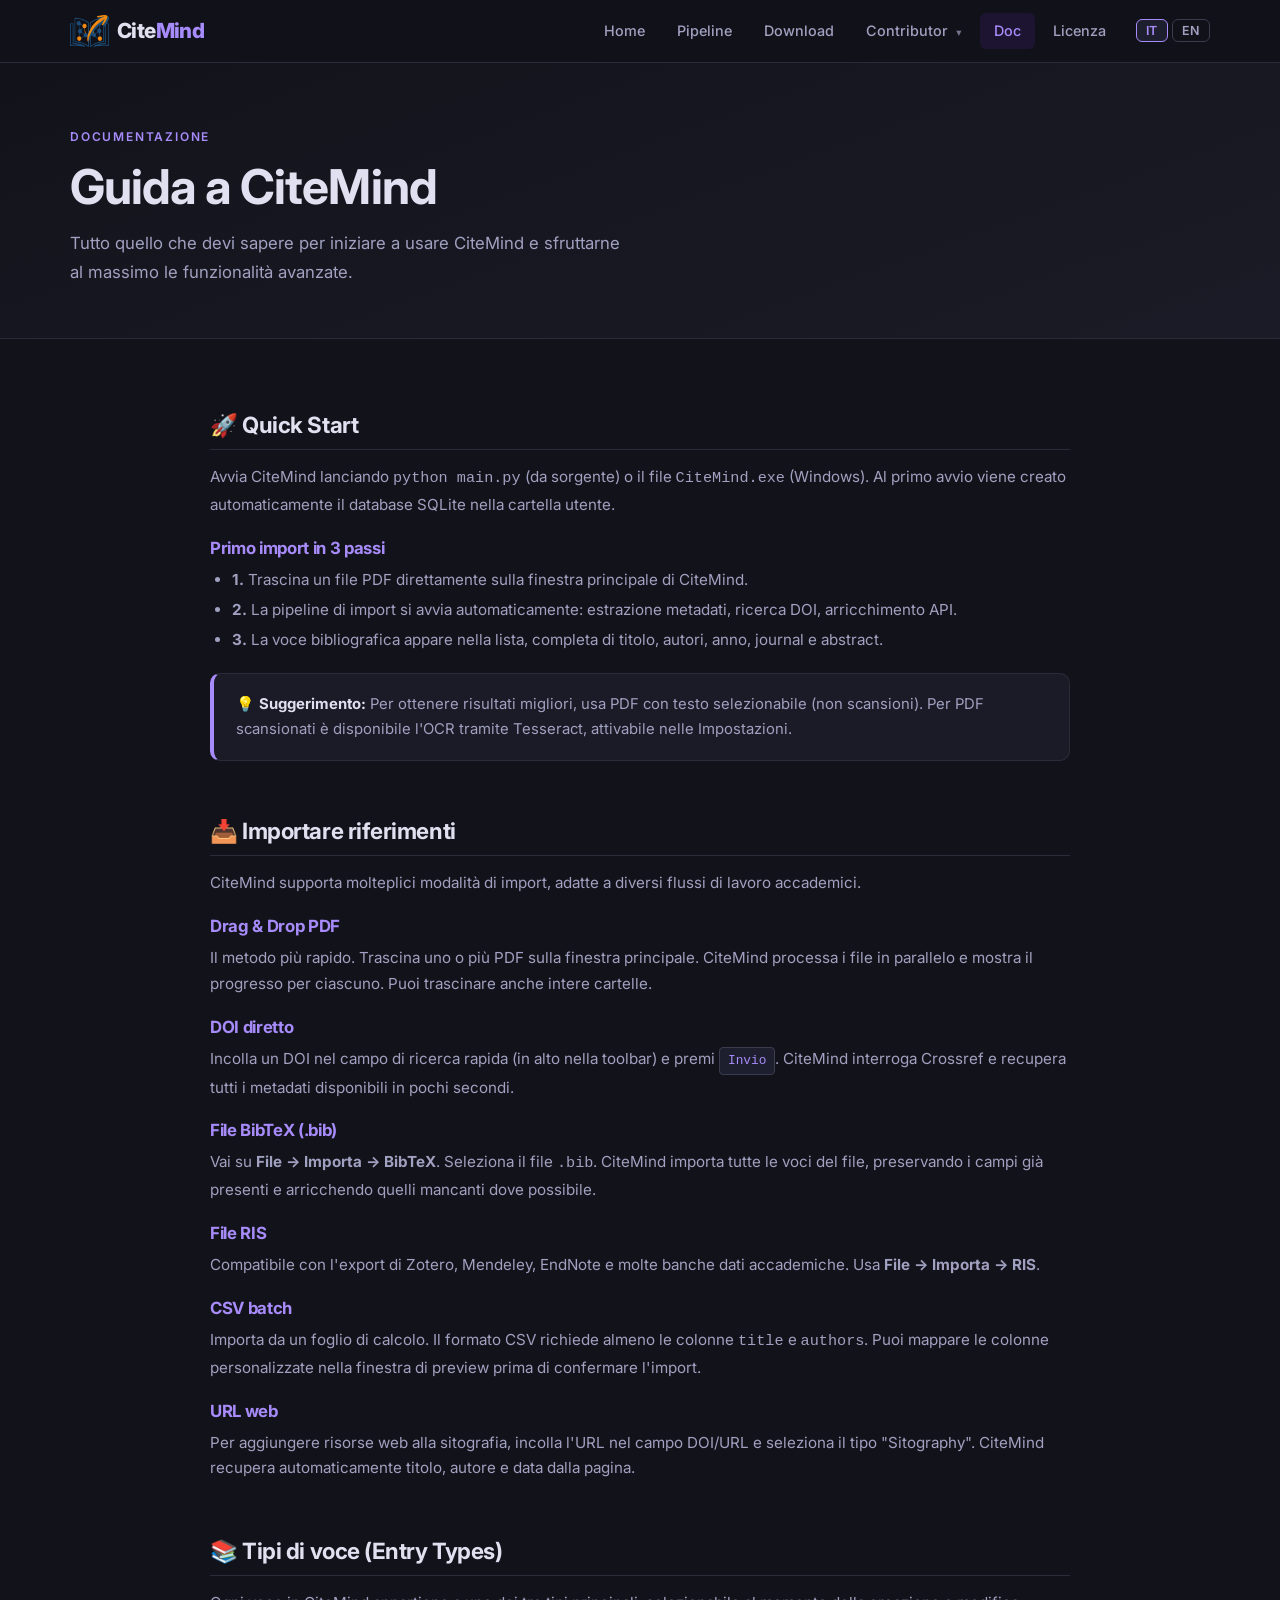
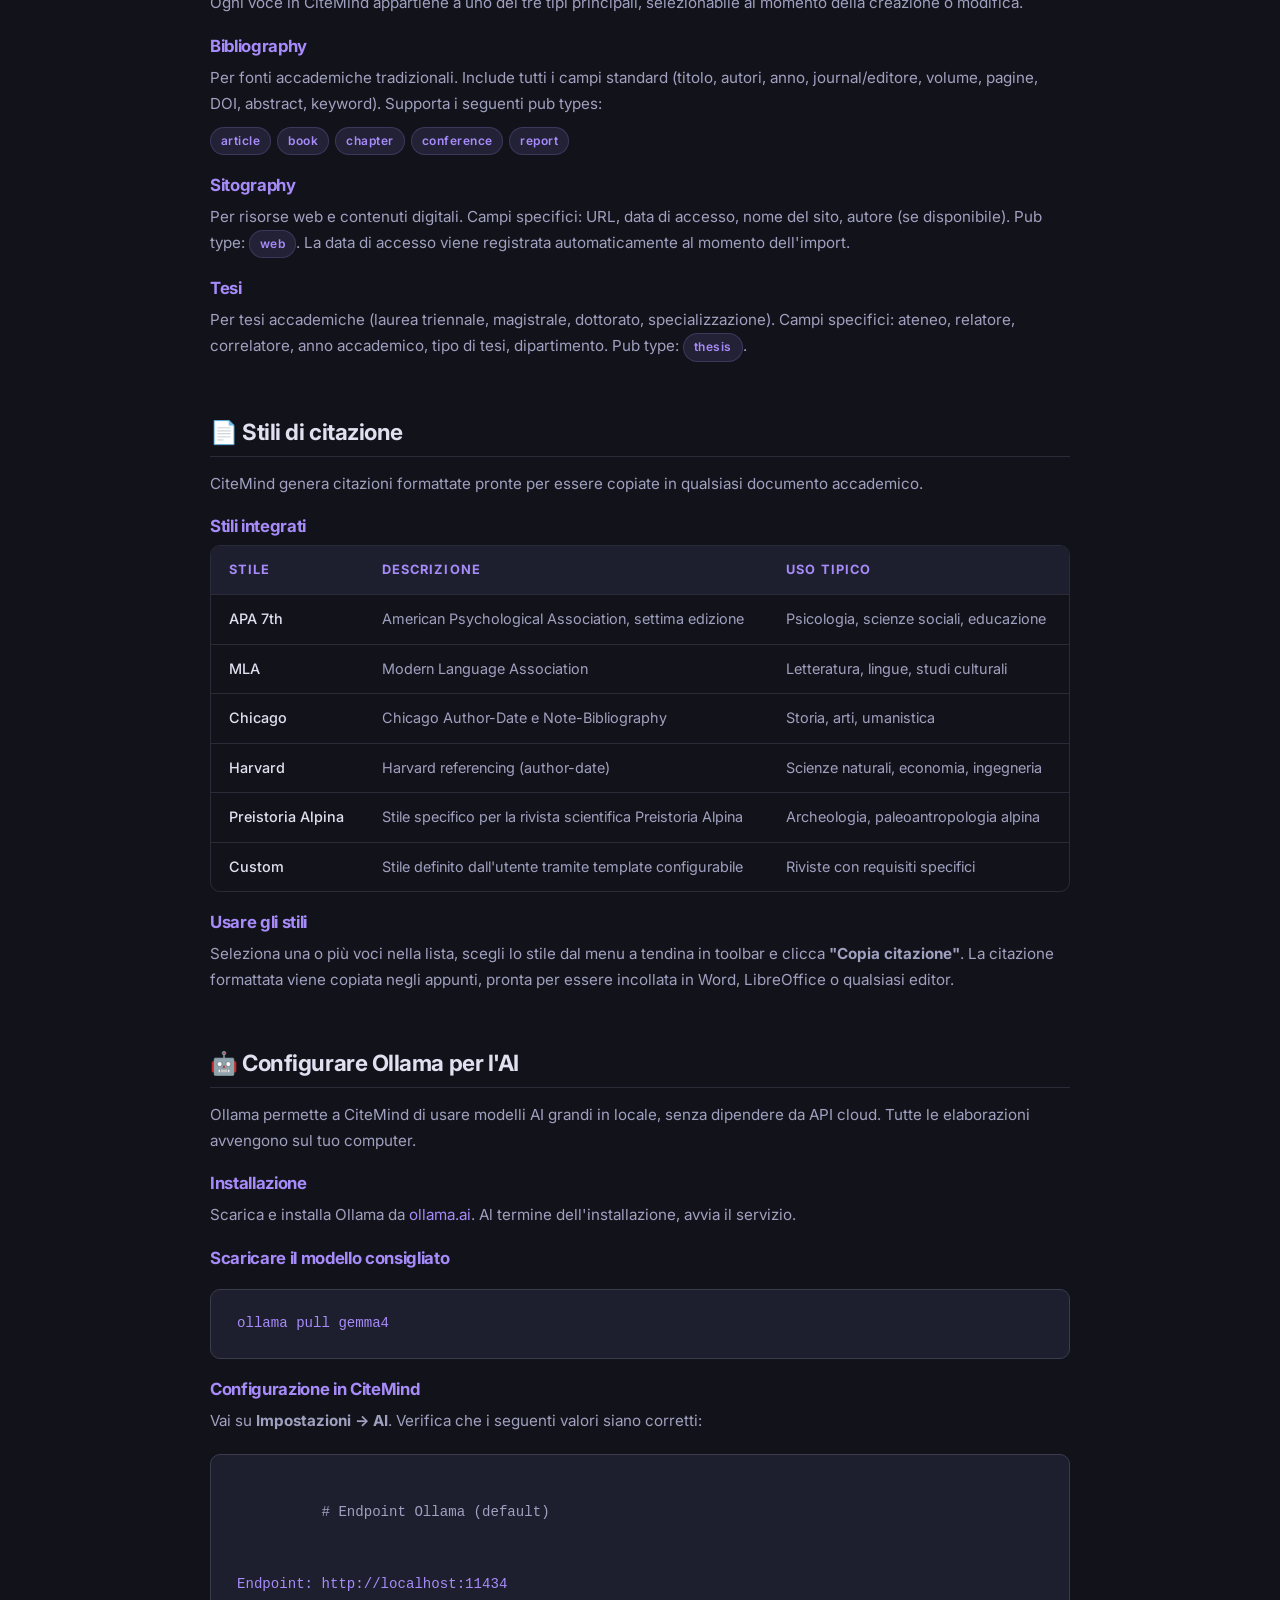
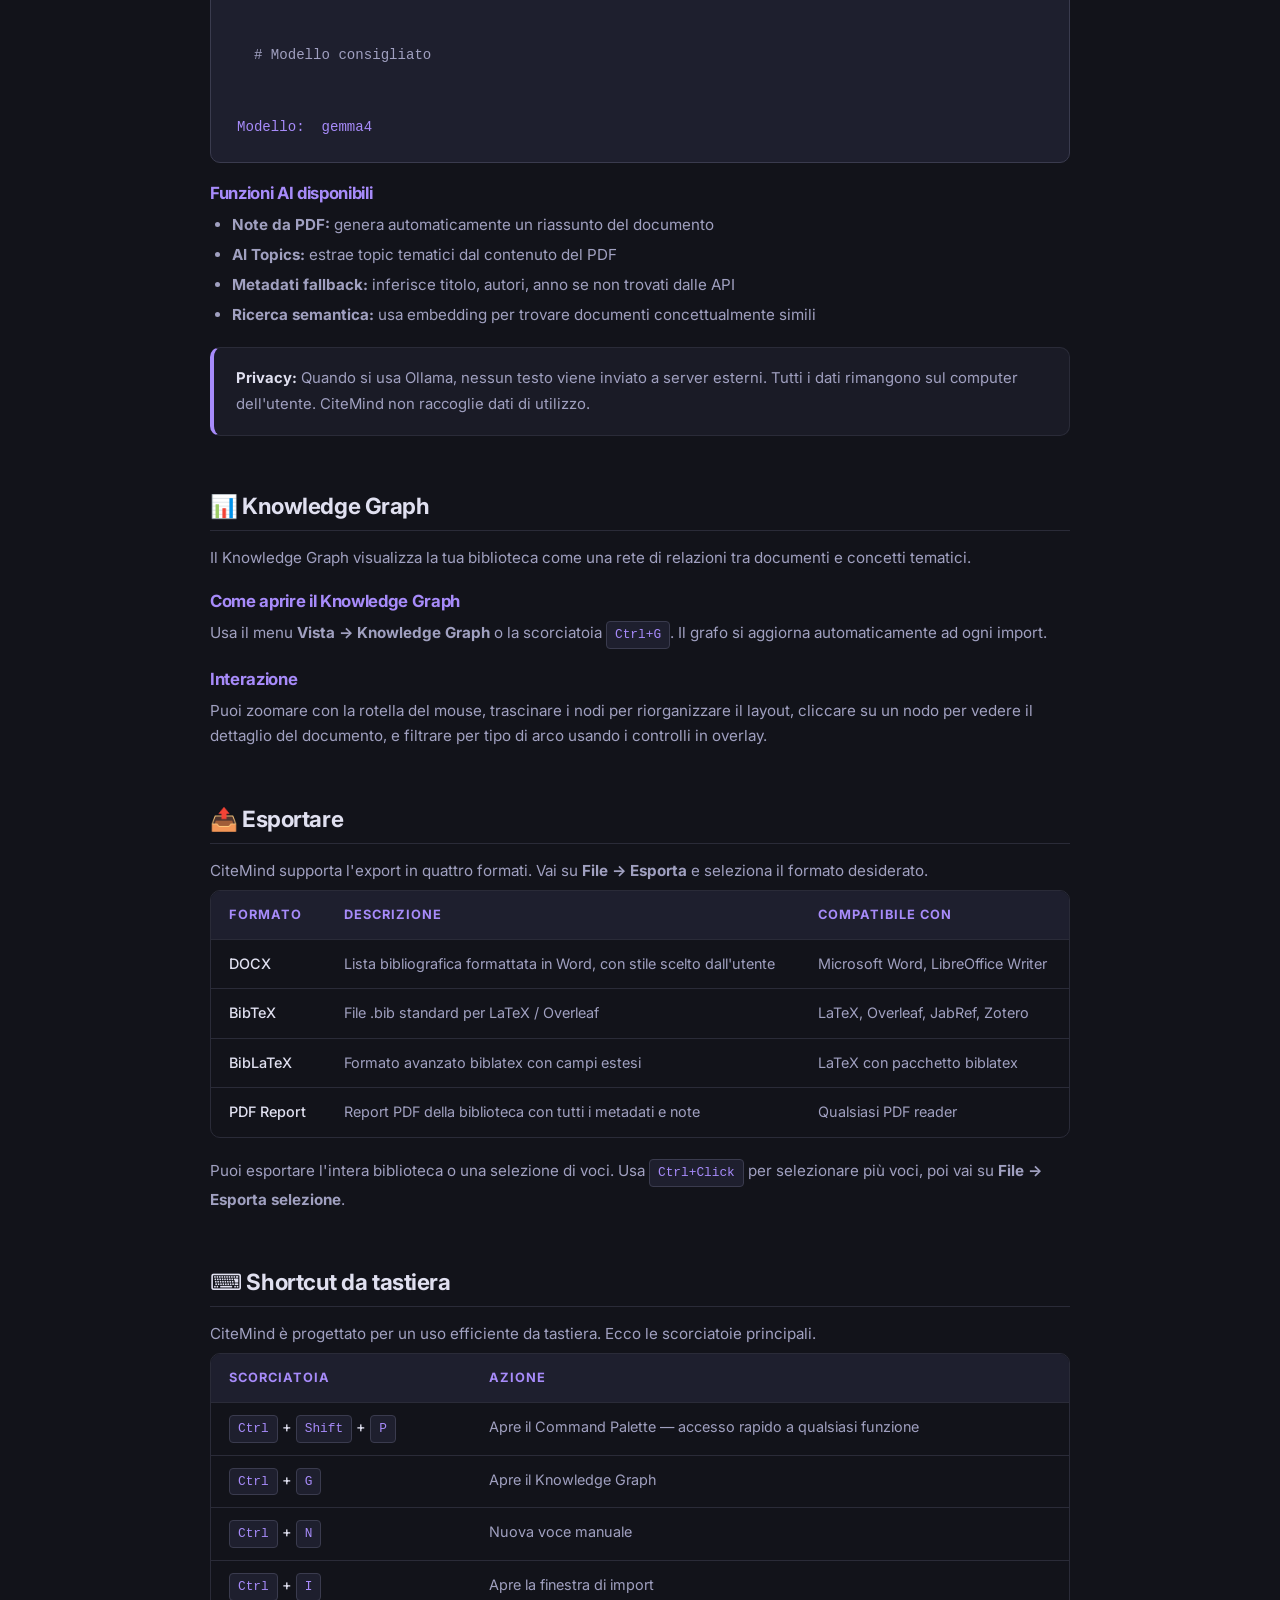
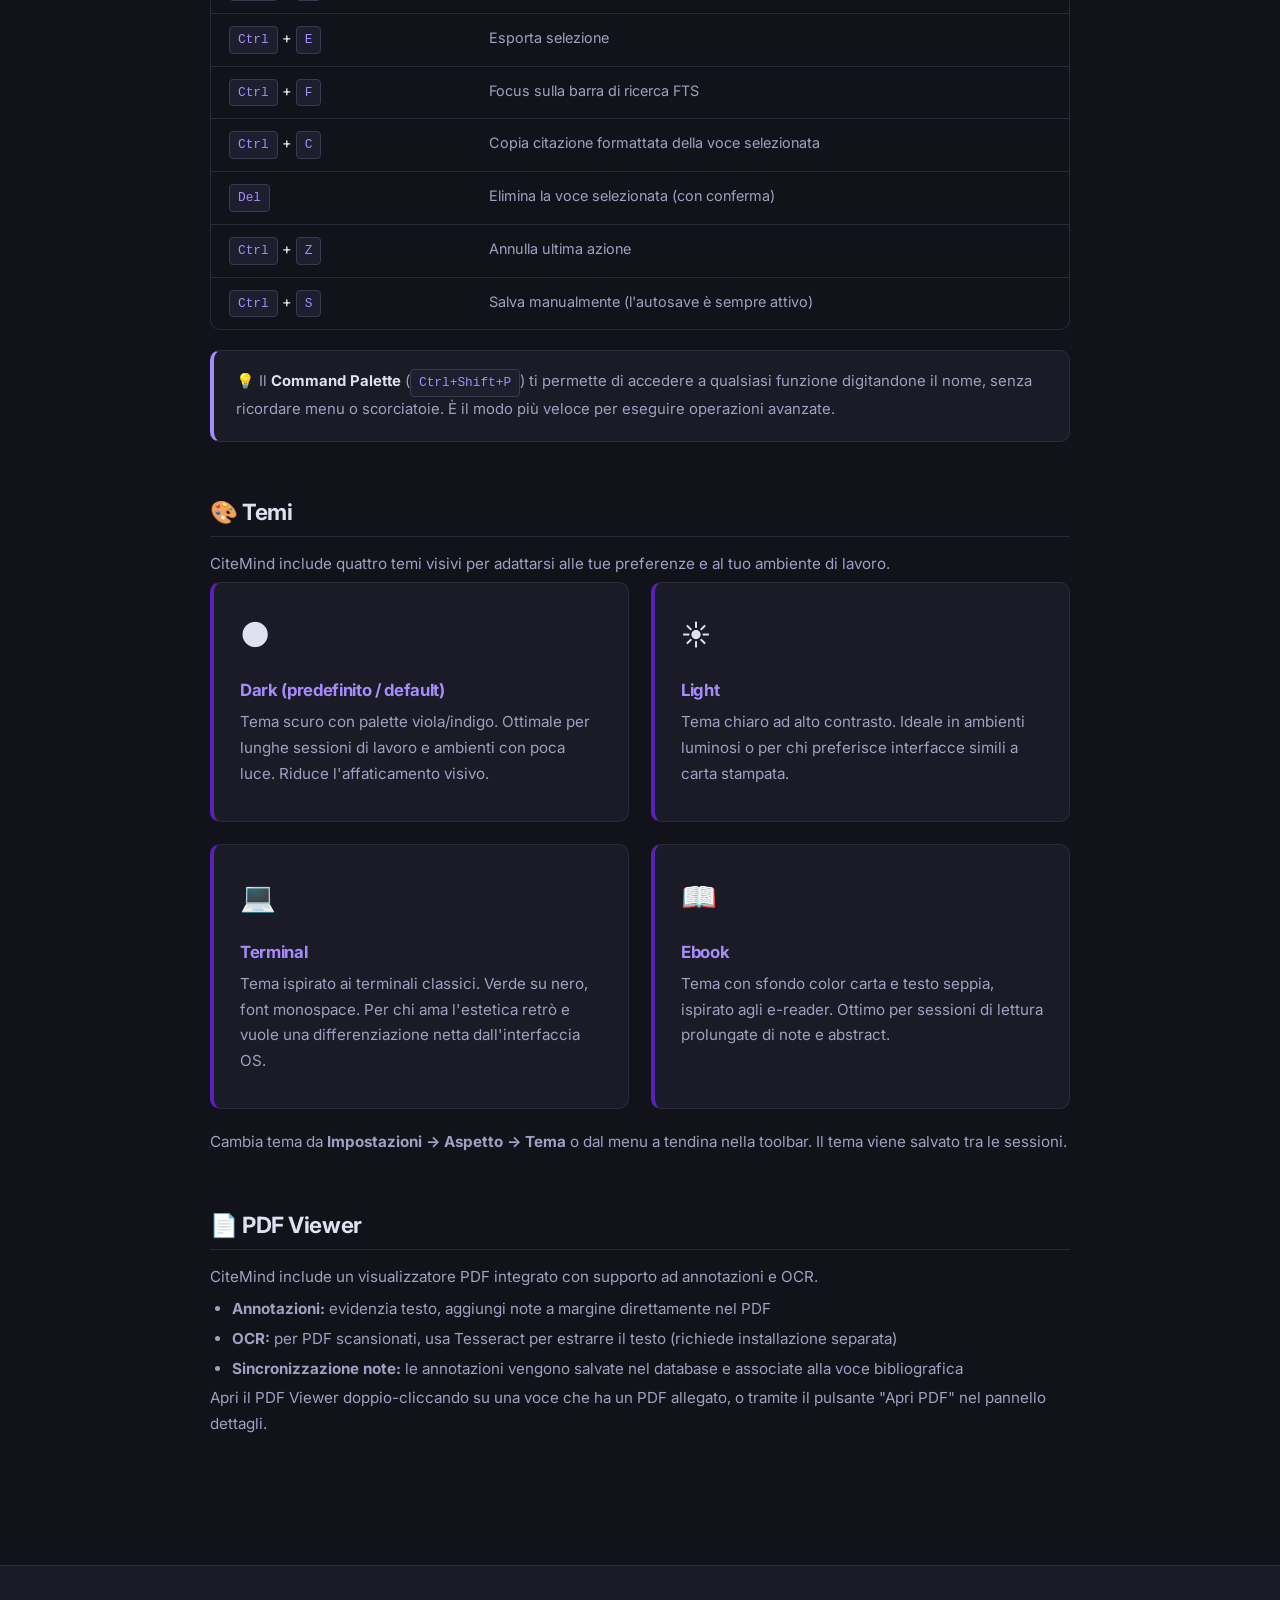
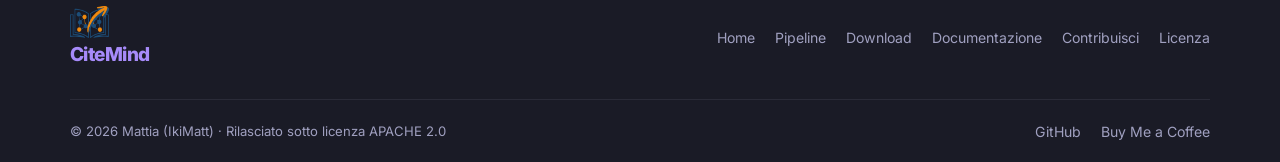
<file: doc.html>
<!DOCTYPE html>
<html lang="it">
<head>
  <meta charset="UTF-8" />
  <meta name="viewport" content="width=device-width, initial-scale=1.0" />
  <link rel="icon" type="image/png" href="Logo.png">
  <title>
    CiteMind
  </title>
  <meta name="description" class="lang-it" content="Documentazione completa di CiteMind: Quick Start, import riferimenti, stili citazione, Ollama AI, Knowledge Graph, export e shortcut." />
  <meta name="description" class="lang-en" content="Complete documentation of CiteMind: Quick Start, importing references, citation styles, Ollama AI, Knowledge Graph, export and shortcuts." />
  <link rel="preconnect" href="https://fonts.googleapis.com" />
  <link rel="preconnect" href="https://fonts.gstatic.com" crossorigin />
  <link href="https://fonts.googleapis.com/css2?family=Inter:wght@400;500;600;700;800&display=swap" rel="stylesheet" />
  <link rel="stylesheet" href="style.css" />
  <script src="lang.js"></script>
</head>
<body>

<!-- ── Header ─────────────────────────────────────────────── -->
<header>
  <nav class="container">
    <a href="index.html" class="nav-logo">
      <img src="Logo.png" alt="CiteMind Logo" class="logo-img" width="39" height="32">
      <span>Cite<span class="logo-accent">Mind</span></span>
    </a>
    <ul class="nav-links">
      <li><a href="index.html">Home</a></li>
      <li><a href="pipeline.html">Pipeline</a></li>
      <li><a href="download.html">Download</a></li>
      <li class="dropdown">
        <span>Contributor <span class="dropdown-caret">▾</span></span>
        <ul class="dropdown-menu">
          <li><a href="contributor.html"><span class="lang-it">Come contribuire</span><span class="lang-en">How to contribute</span></a></li>
          <li><a href="creator.html"><span class="lang-it">Il Creatore</span><span class="lang-en">The Creator</span></a></li>
          <li><a href="events.html"><span class="lang-it">Eventi &amp; Incontri</span><span class="lang-en">Events &amp; Meetups</span></a></li>
        </ul>
      </li>
      <li><a href="doc.html" class="active">Doc</a></li>
      <li><a href="licence.html"><span class="lang-it">Licenza</span><span class="lang-en">Licence</span></a></li>
      <li class="lang-switcher">
        <button class="lang-btn" data-lang="it">IT</button>
        <button class="lang-btn" data-lang="en">EN</button>
      </li>
    </ul>
  </nav>
</header>

<!-- ── Page Hero ──────────────────────────────────────────── -->
<section class="page-hero">
  <div class="container">
    <div class="section-label">
      <span class="lang-it">Documentazione</span>
      <span class="lang-en">Documentation</span>
    </div>
    <h1>
      <span class="lang-it">Guida a CiteMind</span>
      <span class="lang-en">CiteMind Guide</span>
    </h1>
    <p>
      <span class="lang-it">Tutto quello che devi sapere per iniziare a usare CiteMind e sfruttarne al massimo le funzionalità avanzate.</span>
      <span class="lang-en">Everything you need to know to start using CiteMind and make the most of its advanced features.</span>
    </p>
  </div>
</section>

<!-- ── Docs Content ────────────────────────────────────────── -->
<section>
  <div class="container" style="max-width: 860px;">

    <!-- Quick Start -->
    <div class="doc-section" id="quickstart">
      <h2>🚀 Quick Start</h2>
      <p>
        <span class="lang-it">Avvia CiteMind lanciando <code>python main.py</code> (da sorgente) o il file <code>CiteMind.exe</code> (Windows). Al primo avvio viene creato automaticamente il database SQLite nella cartella utente.</span>
        <span class="lang-en">Start CiteMind by running <code>python main.py</code> (from source) or the <code>CiteMind.exe</code> file (Windows). On first launch, the SQLite database is automatically created in the user folder.</span>
      </p>

      <h3>
        <span class="lang-it">Primo import in 3 passi</span>
        <span class="lang-en">First import in 3 steps</span>
      </h3>
      <ul>
        <li>
          <strong>1.</strong> 
          <span class="lang-it">Trascina un file PDF direttamente sulla finestra principale di CiteMind.</span>
          <span class="lang-en">Drag and drop a PDF file directly onto the main window of CiteMind.</span>
        </li>
        <li>
          <strong>2.</strong> 
          <span class="lang-it">La pipeline di import si avvia automaticamente: estrazione metadati, ricerca DOI, arricchimento API.</span>
          <span class="lang-en">The import pipeline starts automatically: metadata extraction, DOI search, API enrichment.</span>
        </li>
        <li>
          <strong>3.</strong> 
          <span class="lang-it">La voce bibliografica appare nella lista, completa di titolo, autori, anno, journal e abstract.</span>
          <span class="lang-en">The bibliographic entry appears in the list, complete with title, authors, year, journal and abstract.</span>
        </li>
      </ul>

      <div class="info-box">
        <p>💡 
          <span class="lang-it"><strong>Suggerimento:</strong> Per ottenere risultati migliori, usa PDF con testo selezionabile (non scansioni). Per PDF scansionati è disponibile l'OCR tramite Tesseract, attivabile nelle Impostazioni.</span>
          <span class="lang-en"><strong>Tip:</strong> For best results, use PDFs with selectable text (not scans). For scanned PDFs, OCR via Tesseract is available, which can be activated in the Settings.</span>
        </p>
      </div>
    </div>

    <!-- Importare riferimenti -->
    <div class="doc-section" id="import">
      <h2>
        <span class="lang-it">📥 Importare riferimenti</span>
        <span class="lang-en">📥 Importing references</span>
      </h2>
      <p>
        <span class="lang-it">CiteMind supporta molteplici modalità di import, adatte a diversi flussi di lavoro accademici.</span>
        <span class="lang-en">CiteMind supports multiple import modes, suitable for different academic workflows.</span>
      </p>

      <h3>Drag &amp; Drop PDF</h3>
      <p>
        <span class="lang-it">Il metodo più rapido. Trascina uno o più PDF sulla finestra principale. CiteMind processa i file in parallelo e mostra il progresso per ciascuno. Puoi trascinare anche intere cartelle.</span>
        <span class="lang-en">The fastest method. Drag one or more PDFs onto the main window. CiteMind processes the files in parallel and shows the progress for each. You can also drag entire folders.</span>
      </p>

      <h3>
        <span class="lang-it">DOI diretto</span>
        <span class="lang-en">Direct DOI</span>
      </h3>
      <p>
        <span class="lang-it">Incolla un DOI nel campo di ricerca rapida (in alto nella toolbar) e premi <kbd>Invio</kbd>. CiteMind interroga Crossref e recupera tutti i metadati disponibili in pochi secondi.</span>
        <span class="lang-en">Paste a DOI into the quick search field (top of the toolbar) and press <kbd>Enter</kbd>. CiteMind queries Crossref and retrieves all available metadata in seconds.</span>
      </p>

      <h3>
        <span class="lang-it">File BibTeX (.bib)</span>
        <span class="lang-en">BibTeX files (.bib)</span>
      </h3>
      <p>
        <span class="lang-it">Vai su <strong>File → Importa → BibTeX</strong>. Seleziona il file <code>.bib</code>. CiteMind importa tutte le voci del file, preservando i campi già presenti e arricchendo quelli mancanti dove possibile.</span>
        <span class="lang-en">Go to <strong>File → Import → BibTeX</strong>. Select the <code>.bib</code> file. CiteMind imports all entries from the file, preserving existing fields and enriching missing ones where possible.</span>
      </p>

      <h3>
        <span class="lang-it">File RIS</span>
        <span class="lang-en">RIS files</span>
      </h3>
      <p>
        <span class="lang-it">Compatibile con l'export di Zotero, Mendeley, EndNote e molte banche dati accademiche. Usa <strong>File → Importa → RIS</strong>.</span>
        <span class="lang-en">Compatible with Zotero, Mendeley, EndNote export and many academic databases. Use <strong>File → Import → RIS</strong>.</span>
      </p>

      <h3>CSV batch</h3>
      <p>
        <span class="lang-it">Importa da un foglio di calcolo. Il formato CSV richiede almeno le colonne <code>title</code> e <code>authors</code>. Puoi mappare le colonne personalizzate nella finestra di preview prima di confermare l'import.</span>
        <span class="lang-en">Import from a spreadsheet. The CSV format requires at least the <code>title</code> and <code>authors</code> columns. You can map custom columns in the preview window before confirming the import.</span>
      </p>

      <h3>
        <span class="lang-it">URL web</span>
        <span class="lang-en">Web URL</span>
      </h3>
      <p>
        <span class="lang-it">Per aggiungere risorse web alla sitografia, incolla l'URL nel campo DOI/URL e seleziona il tipo "Sitography". CiteMind recupera automaticamente titolo, autore e data dalla pagina.</span>
        <span class="lang-en">To add web resources to the sitography, paste the URL into the DOI/URL field and select the "Sitography" type. CiteMind automatically retrieves the title, author and date from the page.</span>
      </p>
    </div>

    <!-- Tipi di Entry -->
    <div class="doc-section" id="entry-types">
      <h2>
        <span class="lang-it">📚 Tipi di voce (Entry Types)</span>
        <span class="lang-en">📚 Entry Types</span>
      </h2>
      <p>
        <span class="lang-it">Ogni voce in CiteMind appartiene a uno dei tre tipi principali, selezionabile al momento della creazione o modifica.</span>
        <span class="lang-en">Each entry in CiteMind belongs to one of three main types, selectable upon creation or modification.</span>
      </p>

      <h3>Bibliography</h3>
      <p>
        <span class="lang-it">Per fonti accademiche tradizionali. Include tutti i campi standard (titolo, autori, anno, journal/editore, volume, pagine, DOI, abstract, keyword). Supporta i seguenti pub types:</span>
        <span class="lang-en">For traditional academic sources. Includes all standard fields (title, authors, year, journal/publisher, volume, pages, DOI, abstract, keywords). Supports the following pub types:</span>
      </p>
      <div style="display: flex; flex-wrap: wrap; gap: 6px; margin: 10px 0 16px;">
        <span class="tag">article</span>
        <span class="tag">book</span>
        <span class="tag">chapter</span>
        <span class="tag">conference</span>
        <span class="tag">report</span>
      </div>

      <h3>Sitography</h3>
      <p>
        <span class="lang-it">Per risorse web e contenuti digitali. Campi specifici: URL, data di accesso, nome del sito, autore (se disponibile). Pub type: <span class="tag">web</span>. La data di accesso viene registrata automaticamente al momento dell'import.</span>
        <span class="lang-en">For web resources and digital content. Specific fields: URL, access date, site name, author (if available). Pub type: <span class="tag">web</span>. The access date is recorded automatically upon import.</span>
      </p>

      <h3>
        <span class="lang-it">Tesi</span>
        <span class="lang-en">Thesis</span>
      </h3>
      <p>
        <span class="lang-it">Per tesi accademiche (laurea triennale, magistrale, dottorato, specializzazione). Campi specifici: ateneo, relatore, correlatore, anno accademico, tipo di tesi, dipartimento. Pub type: <span class="tag">thesis</span>.</span>
        <span class="lang-en">For academic theses (bachelor, master, PhD). Specific fields: institution, supervisor, co-supervisor, academic year, thesis type, department. Pub type: <span class="tag">thesis</span>.</span>
      </p>
    </div>

    <!-- Stili di citazione -->
    <div class="doc-section" id="citation-styles">
      <h2>
        <span class="lang-it">📄 Stili di citazione</span>
        <span class="lang-en">📄 Citation Styles</span>
      </h2>
      <p>
        <span class="lang-it">CiteMind genera citazioni formattate pronte per essere copiate in qualsiasi documento accademico.</span>
        <span class="lang-en">CiteMind generates formatted citations ready to be copied into any academic document.</span>
      </p>

      <h3>
        <span class="lang-it">Stili integrati</span>
        <span class="lang-en">Built-in styles</span>
      </h3>
      <div class="table-wrap" style="margin-bottom: 20px;">
        <table>
          <thead>
            <tr>
              <th>
                <span class="lang-it">Stile</span>
                <span class="lang-en">Style</span>
              </th>
              <th>
                <span class="lang-it">Descrizione</span>
                <span class="lang-en">Description</span>
              </th>
              <th>
                <span class="lang-it">Uso tipico</span>
                <span class="lang-en">Typical use</span>
              </th>
            </tr>
          </thead>
          <tbody>
            <tr>
              <td>APA 7th</td>
              <td>American Psychological Association, settima edizione</td>
              <td>
                <span class="lang-it">Psicologia, scienze sociali, educazione</span>
                <span class="lang-en">Psychology, social sciences, education</span>
              </td>
            </tr>
            <tr>
              <td>MLA</td>
              <td>Modern Language Association</td>
              <td>
                <span class="lang-it">Letteratura, lingue, studi culturali</span>
                <span class="lang-en">Literature, languages, cultural studies</span>
              </td>
            </tr>
            <tr>
              <td>Chicago</td>
              <td>Chicago Author-Date e Note-Bibliography</td>
              <td>
                <span class="lang-it">Storia, arti, umanistica</span>
                <span class="lang-en">History, arts, humanities</span>
              </td>
            </tr>
            <tr>
              <td>Harvard</td>
              <td>Harvard referencing (author-date)</td>
              <td>
                <span class="lang-it">Scienze naturali, economia, ingegneria</span>
                <span class="lang-en">Natural sciences, economics, engineering</span>
              </td>
            </tr>
            <tr>
              <td>Preistoria Alpina</td>
              <td>
                <span class="lang-it">Stile specifico per la rivista scientifica Preistoria Alpina</span>
                <span class="lang-en">Specific style for the scientific journal Preistoria Alpina</span>
              </td>
              <td>
                <span class="lang-it">Archeologia, paleoantropologia alpina</span>
                <span class="lang-en">Archaeology, alpine paleoanthropology</span>
              </td>
            </tr>
            <tr>
              <td>Custom</td>
              <td>
                <span class="lang-it">Stile definito dall'utente tramite template configurabile</span>
                <span class="lang-en">User-defined style via configurable template</span>
              </td>
              <td>
                <span class="lang-it">Riviste con requisiti specifici</span>
                <span class="lang-en">Journals with specific requirements</span>
              </td>
            </tr>
          </tbody>
        </table>
      </div>

      <h3>
        <span class="lang-it">Usare gli stili</span>
        <span class="lang-en">Using styles</span>
      </h3>
      <p>
        <span class="lang-it">Seleziona una o più voci nella lista, scegli lo stile dal menu a tendina in toolbar e clicca <strong>"Copia citazione"</strong>. La citazione formattata viene copiata negli appunti, pronta per essere incollata in Word, LibreOffice o qualsiasi editor.</span>
        <span class="lang-en">Select one or more entries in the list, choose the style from the dropdown menu in the toolbar and click <strong>"Copy citation"</strong>. The formatted citation is copied to the clipboard, ready to be pasted into Word, LibreOffice or any editor.</span>
      </p>
    </div>

    <!-- Configurare Ollama -->
    <div class="doc-section" id="ollama">
      <h2>
        <span class="lang-it">🤖 Configurare Ollama per l'AI</span>
        <span class="lang-en">🤖 Setting up Ollama for AI</span>
      </h2>
      <p>
        <span class="lang-it">Ollama permette a CiteMind di usare modelli AI grandi in locale, senza dipendere da API cloud. Tutte le elaborazioni avvengono sul tuo computer.</span>
        <span class="lang-en">Ollama allows CiteMind to use large AI models locally, without relying on cloud APIs. All processing happens on your computer.</span>
      </p>

      <h3>
        <span class="lang-it">Installazione</span>
        <span class="lang-en">Installation</span>
      </h3>
      <p>
        <span class="lang-it">Scarica e installa Ollama da <a href="https://ollama.ai" target="_blank" rel="noopener">ollama.ai</a>. Al termine dell'installazione, avvia il servizio.</span>
        <span class="lang-en">Download and install Ollama from <a href="https://ollama.ai" target="_blank" rel="noopener">ollama.ai</a>. After installation, start the service.</span>
      </p>

      <h3>
        <span class="lang-it">Scaricare il modello consigliato</span>
        <span class="lang-en">Downloading the recommended model</span>
      </h3>
      <div class="code-block">
        <code>ollama pull gemma4</code>
      </div>

      <h3>
        <span class="lang-it">Configurazione in CiteMind</span>
        <span class="lang-en">Configuration in CiteMind</span>
      </h3>
      <p>
        <span class="lang-it">Vai su <strong>Impostazioni → AI</strong>. Verifica che i seguenti valori siano corretti:</span>
        <span class="lang-en">Go to <strong>Settings → AI</strong>. Verify that the following values are correct:</span>
      </p>
      <div class="code-block">
        <code><span class="comment">
          <span class="lang-it"># Endpoint Ollama (default)</span>
          <span class="lang-en"># Ollama Endpoint (default)</span>
        </span>
Endpoint: http://localhost:11434

<span class="comment">
  <span class="lang-it"># Modello consigliato</span>
  <span class="lang-en"># Recommended model</span>
</span>
Modello:  gemma4</code>
      </div>

      <h3>
        <span class="lang-it">Funzioni AI disponibili</span>
        <span class="lang-en">Available AI features</span>
      </h3>
      <ul>
        <li>
          <span class="lang-it"><strong>Note da PDF:</strong> genera automaticamente un riassunto del documento</span>
          <span class="lang-en"><strong>Notes from PDF:</strong> automatically generates a summary of the document</span>
        </li>
        <li>
          <span class="lang-it"><strong>AI Topics:</strong> estrae topic tematici dal contenuto del PDF</span>
          <span class="lang-en"><strong>AI Topics:</strong> extracts thematic topics from the PDF content</span>
        </li>
        <li>
          <span class="lang-it"><strong>Metadati fallback:</strong> inferisce titolo, autori, anno se non trovati dalle API</span>
          <span class="lang-en"><strong>Metadata fallback:</strong> infers title, authors, year if not found by APIs</span>
        </li>
        <li>
          <span class="lang-it"><strong>Ricerca semantica:</strong> usa embedding per trovare documenti concettualmente simili</span>
          <span class="lang-en"><strong>Semantic search:</strong> uses embeddings to find conceptually similar documents</span>
        </li>
      </ul>

      <div class="info-box">
        <p>
          <span class="lang-it"><strong>Privacy:</strong> Quando si usa Ollama, nessun testo viene inviato a server esterni. Tutti i dati rimangono sul computer dell'utente. CiteMind non raccoglie dati di utilizzo.</span>
          <span class="lang-en"><strong>Privacy:</strong> When using Ollama, no text is sent to external servers. All data remains on the user's computer. CiteMind does not collect usage data.</span>
        </p>
      </div>
    </div>

    <!-- Knowledge Graph -->
    <div class="doc-section" id="knowledge-graph">
      <h2>📊 Knowledge Graph</h2>
      <p>
        <span class="lang-it">Il Knowledge Graph visualizza la tua biblioteca come una rete di relazioni tra documenti e concetti tematici.</span>
        <span class="lang-en">The Knowledge Graph visualises your library as a network of relationships between documents and thematic concepts.</span>
      </p>

      <h3>
        <span class="lang-it">Come aprire il Knowledge Graph</span>
        <span class="lang-en">How to open the Knowledge Graph</span>
      </h3>
      <p>
        <span class="lang-it">Usa il menu <strong>Vista → Knowledge Graph</strong> o la scorciatoia <kbd>Ctrl+G</kbd>. Il grafo si aggiorna automaticamente ad ogni import.</span>
        <span class="lang-en">Use the menu <strong>View → Knowledge Graph</strong> or the shortcut <kbd>Ctrl+G</kbd>. The graph updates automatically with each import.</span>
      </p>
<!--
      <h3>
        <span class="lang-it">Cosa mostra il grafo</span>
        <span class="lang-en">What the graph shows</span>
      </h3>
      <ul>
        <li>
          <span class="lang-it"><strong>Nodi blu (documenti):</strong> ogni voce bibliografica nel database</span>
          <span class="lang-en"><strong>Blue nodes (documents):</strong> each bibliographic entry in the database</span>
        </li>
        <li>
          <span class="lang-it"><strong>Nodi viola (keyword):</strong> termini estratti via TF-IDF dal corpus</span>
          <span class="lang-en"><strong>Purple nodes (keywords):</strong> terms extracted via TF-IDF from the corpus</span>
        </li>
        <li>
          <span class="lang-it"><strong>Archi Jaccard:</strong> connettono documenti con keyword in comune (soglia ≥ 0.35)</span>
          <span class="lang-en"><strong>Jaccard edges:</strong> connect documents with shared keywords (threshold ≥ 0.35)</span>
        </li>
        <li>
          <span class="lang-it"><strong>Archi semantici:</strong> basati sulla similarità coseno tra embedding</span>
          <span class="lang-en"><strong>Semantic edges:</strong> based on cosine similarity between embeddings</span>
        </li>
        <li>
          <span class="lang-it"><strong>Archi DAG:</strong> citazioni esplicite tra documenti (@references)</span>
          <span class="lang-en"><strong>DAG edges:</strong> explicit citations between documents (@references)</span>
        </li>
      </ul>
-->
      <h3>
        <span class="lang-it">Interazione</span>
        <span class="lang-en">Interaction</span>
      </h3>
      <p>
        <span class="lang-it">Puoi zoomare con la rotella del mouse, trascinare i nodi per riorganizzare il layout, cliccare su un nodo per vedere il dettaglio del documento, e filtrare per tipo di arco usando i controlli in overlay.</span>
        <span class="lang-en">You can zoom with the mouse wheel, drag nodes to reorganise the layout, click on a node to see document details, and filter by edge type using the overlay controls.</span>
      </p>
    </div>

    <!-- Export -->
    <div class="doc-section" id="export">
      <h2>
        <span class="lang-it">📤 Esportare</span>
        <span class="lang-en">📤 Exporting</span>
      </h2>
      <p>
        <span class="lang-it">CiteMind supporta l'export in quattro formati. Vai su <strong>File → Esporta</strong> e seleziona il formato desiderato.</span>
        <span class="lang-en">CiteMind supports export in four formats. Go to <strong>File → Export</strong> and select the desired format.</span>
      </p>

      <div class="table-wrap" style="margin-bottom: 20px;">
        <table>
          <thead>
            <tr>
              <th>
                <span class="lang-it">Formato</span>
                <span class="lang-en">Format</span>
              </th>
              <th>
                <span class="lang-it">Descrizione</span>
                <span class="lang-en">Description</span>
              </th>
              <th>
                <span class="lang-it">Compatibile con</span>
                <span class="lang-en">Compatible with</span>
              </th>
            </tr>
          </thead>
          <tbody>
            <tr>
              <td>DOCX</td>
              <td>
                <span class="lang-it">Lista bibliografica formattata in Word, con stile scelto dall'utente</span>
                <span class="lang-en">Bibliographic list formatted in Word, with user-chosen style</span>
              </td>
              <td>Microsoft Word, LibreOffice Writer</td>
            </tr>
            <tr>
              <td>BibTeX</td>
              <td>
                <span class="lang-it">File .bib standard per LaTeX / Overleaf</span>
                <span class="lang-en">Standard .bib file for LaTeX / Overleaf</span>
              </td>
              <td>LaTeX, Overleaf, JabRef, Zotero</td>
            </tr>
            <tr>
              <td>BibLaTeX</td>
              <td>
                <span class="lang-it">Formato avanzato biblatex con campi estesi</span>
                <span class="lang-en">Advanced biblatex format with extended fields</span>
              </td>
              <td>LaTeX con pacchetto biblatex</td>
            </tr>
            <tr>
              <td>PDF Report</td>
              <td>
                <span class="lang-it">Report PDF della biblioteca con tutti i metadati e note</span>
                <span class="lang-en">PDF report of the library with all metadata and notes</span>
              </td>
              <td>
                <span class="lang-it">Qualsiasi PDF reader</span>
                <span class="lang-en">Any PDF reader</span>
              </td>
            </tr>
          </tbody>
        </table>
      </div>

      <p>
        <span class="lang-it">Puoi esportare l'intera biblioteca o una selezione di voci. Usa <kbd>Ctrl+Click</kbd> per selezionare più voci, poi vai su <strong>File → Esporta selezione</strong>.</span>
        <span class="lang-en">You can export the entire library or a selection of entries. Use <kbd>Ctrl+Click</kbd> to select multiple entries, then go to <strong>File → Export selection</strong>.</span>
      </p>
    </div>

    <!-- Shortcut -->
    <div class="doc-section" id="shortcuts">
      <h2>
        <span class="lang-it">⌨ Shortcut da tastiera</span>
        <span class="lang-en">⌨ Keyboard Shortcuts</span>
      </h2>
      <p>
        <span class="lang-it">CiteMind è progettato per un uso efficiente da tastiera. Ecco le scorciatoie principali.</span>
        <span class="lang-en">CiteMind is designed for efficient keyboard use. Here are the main shortcuts.</span>
      </p>

      <div class="table-wrap">
        <table>
          <thead>
            <tr>
              <th>
                <span class="lang-it">Scorciatoia</span>
                <span class="lang-en">Shortcut</span>
              </th>
              <th>
                <span class="lang-it">Azione</span>
                <span class="lang-en">Action</span>
              </th>
            </tr>
          </thead>
          <tbody>
            <tr>
              <td><kbd>Ctrl</kbd> + <kbd>Shift</kbd> + <kbd>P</kbd></td>
              <td>
                <span class="lang-it">Apre il Command Palette — accesso rapido a qualsiasi funzione</span>
                <span class="lang-en">Opens the Command Palette — quick access to any feature</span>
              </td>
            </tr>
            <tr>
              <td><kbd>Ctrl</kbd> + <kbd>G</kbd></td>
              <td>
                <span class="lang-it">Apre il Knowledge Graph</span>
                <span class="lang-en">Opens the Knowledge Graph</span>
              </td>
            </tr>
            <tr>
              <td><kbd>Ctrl</kbd> + <kbd>N</kbd></td>
              <td>
                <span class="lang-it">Nuova voce manuale</span>
                <span class="lang-en">New manual entry</span>
              </td>
            </tr>
            <tr>
              <td><kbd>Ctrl</kbd> + <kbd>I</kbd></td>
              <td>
                <span class="lang-it">Apre la finestra di import</span>
                <span class="lang-en">Opens the import window</span>
              </td>
            </tr>
            <tr>
              <td><kbd>Ctrl</kbd> + <kbd>E</kbd></td>
              <td>
                <span class="lang-it">Esporta selezione</span>
                <span class="lang-en">Export selection</span>
              </td>
            </tr>
            <tr>
              <td><kbd>Ctrl</kbd> + <kbd>F</kbd></td>
              <td>
                <span class="lang-it">Focus sulla barra di ricerca FTS</span>
                <span class="lang-en">Focus on FTS search bar</span>
              </td>
            </tr>
            <tr>
              <td><kbd>Ctrl</kbd> + <kbd>C</kbd></td>
              <td>
                <span class="lang-it">Copia citazione formattata della voce selezionata</span>
                <span class="lang-en">Copy formatted citation of selected entry</span>
              </td>
            </tr>
            <tr>
              <td><kbd>Del</kbd></td>
              <td>
                <span class="lang-it">Elimina la voce selezionata (con conferma)</span>
                <span class="lang-en">Delete selected entry (with confirmation)</span>
              </td>
            </tr>
            <tr>
              <td><kbd>Ctrl</kbd> + <kbd>Z</kbd></td>
              <td>
                <span class="lang-it">Annulla ultima azione</span>
                <span class="lang-en">Undo last action</span>
              </td>
            </tr>
            <tr>
              <td><kbd>Ctrl</kbd> + <kbd>S</kbd></td>
              <td>
                <span class="lang-it">Salva manualmente (l'autosave è sempre attivo)</span>
                <span class="lang-en">Save manually (autosave is always active)</span>
              </td>
            </tr>
          </tbody>
        </table>
      </div>

      <div class="info-box" style="margin-top: 20px;">
        <p>💡 
          <span class="lang-it">Il <strong>Command Palette</strong> (<kbd>Ctrl+Shift+P</kbd>) ti permette di accedere a qualsiasi funzione digitandone il nome, senza ricordare menu o scorciatoie. È il modo più veloce per eseguire operazioni avanzate.</span>
          <span class="lang-en">The <strong>Command Palette</strong> (<kbd>Ctrl+Shift+P</kbd>) allows you to access any function by typing its name, without remembering menus or shortcuts. It's the fastest way to perform advanced operations.</span>
        </p>
      </div>
    </div>

    <!-- Temi -->
    <div class="doc-section" id="themes">
      <h2>
        <span class="lang-it">🎨 Temi</span>
        <span class="lang-en">🎨 Themes</span>
      </h2>
      <p>
        <span class="lang-it">CiteMind include quattro temi visivi per adattarsi alle tue preferenze e al tuo ambiente di lavoro.</span>
        <span class="lang-en">CiteMind includes four visual themes to suit your preferences and working environment.</span>
      </p>

      <div class="feature-grid" style="grid-template-columns: repeat(2, 1fr);">
        <div class="feature-card">
          <span class="card-icon">🌑</span>
          <h3>Dark (predefinito / default)</h3>
          <p>
            <span class="lang-it">Tema scuro con palette viola/indigo. Ottimale per lunghe sessioni di lavoro e ambienti con poca luce. Riduce l'affaticamento visivo.</span>
            <span class="lang-en">Dark theme with purple/indigo palette. Optimal for long work sessions and low-light environments. Reduces eye strain.</span>
          </p>
        </div>
        <div class="feature-card">
          <span class="card-icon">☀️</span>
          <h3>Light</h3>
          <p>
            <span class="lang-it">Tema chiaro ad alto contrasto. Ideale in ambienti luminosi o per chi preferisce interfacce simili a carta stampata.</span>
            <span class="lang-en">High contrast light theme. Ideal in bright environments or for those who prefer paper-like interfaces.</span>
          </p>
        </div>
        <div class="feature-card">
          <span class="card-icon">💻</span>
          <h3>Terminal</h3>
          <p>
            <span class="lang-it">Tema ispirato ai terminali classici. Verde su nero, font monospace. Per chi ama l'estetica retrò e vuole una differenziazione netta dall'interfaccia OS.</span>
            <span class="lang-en">Theme inspired by classic terminals. Green on black, monospace font. For those who love retro aesthetics and want a clear differentiation from the OS interface.</span>
          </p>
        </div>
        <div class="feature-card">
          <span class="card-icon">📖</span>
          <h3>Ebook</h3>
          <p>
            <span class="lang-it">Tema con sfondo color carta e testo seppia, ispirato agli e-reader. Ottimo per sessioni di lettura prolungate di note e abstract.</span>
            <span class="lang-en">Theme with paper-coloured background and sepia text, inspired by e-readers. Great for prolonged reading sessions of notes and abstracts.</span>
          </p>
        </div>
      </div>

      <p style="margin-top: 20px;">
        <span class="lang-it">Cambia tema da <strong>Impostazioni → Aspetto → Tema</strong> o dal menu a tendina nella toolbar. Il tema viene salvato tra le sessioni.</span>
        <span class="lang-en">Change the theme from <strong>Settings → Appearance → Theme</strong> or from the dropdown menu in the toolbar. The theme is saved between sessions.</span>
      </p>
    </div>

    <!-- PDF Viewer -->
    <div class="doc-section" id="pdf-viewer">
      <h2>📄 PDF Viewer</h2>
      <p>
        <span class="lang-it">CiteMind include un visualizzatore PDF integrato con supporto ad annotazioni e OCR.</span>
        <span class="lang-en">CiteMind includes an integrated PDF viewer with support for annotations and OCR.</span>
      </p>
      <ul>
        <li>
          <span class="lang-it"><strong>Annotazioni:</strong> evidenzia testo, aggiungi note a margine direttamente nel PDF</span>
          <span class="lang-en"><strong>Annotations:</strong> highlight text, add marginal notes directly in the PDF</span>
        </li>
        <li>
          <span class="lang-it"><strong>OCR:</strong> per PDF scansionati, usa Tesseract per estrarre il testo (richiede installazione separata)</span>
          <span class="lang-en"><strong>OCR:</strong> for scanned PDFs, use Tesseract to extract text (requires separate installation)</span>
        </li>
        <li>
          <span class="lang-it"><strong>Sincronizzazione note:</strong> le annotazioni vengono salvate nel database e associate alla voce bibliografica</span>
          <span class="lang-en"><strong>Note synchronization:</strong> annotations are saved in the database and associated with the bibliographic entry</span>
        </li>
      </ul>
      <p>
        <span class="lang-it">Apri il PDF Viewer doppio-cliccando su una voce che ha un PDF allegato, o tramite il pulsante "Apri PDF" nel pannello dettagli.</span>
        <span class="lang-en">Open the PDF Viewer by double-clicking on an entry that has an attached PDF, or via the "Open PDF" button in the details panel.</span>
      </p>
    </div>

  </div>
</section>

<!-- ── Footer ─────────────────────────────────────────────── -->
<footer>
  <div class="container">
    <div class="footer-inner">
      <div class="footer-logo">
        <img src="Logo.png" alt="CiteMind Logo" class="footer-logo-img" width="39" height="32">
        <span>Cite<span>Mind</span></span>
      </div>
      <div class="footer-links">
        <a href="index.html">Home</a>
        <a href="pipeline.html">Pipeline</a>
        <a href="download.html">Download</a>
        <a href="doc.html"><span class="lang-it">Documentazione</span><span class="lang-en">Documentation</span></a>
        <a href="contributor.html"><span class="lang-it">Contribuisci</span><span class="lang-en">Contribute</span></a>
        <a href="licence.html"><span class="lang-it">Licenza</span><span class="lang-en">Licence</span></a>
      </div>
    </div>
    <div class="footer-bottom">
      <p>© 2026 Mattia (IkiMatt) · <span class="lang-it">Rilasciato sotto licenza APACHE 2.0</span><span class="lang-en">Released under Apache 2.0 License</span></p>
      <div class="footer-links">
        <a href="https://github.com/IkiMatt/CiteMind" target="_blank" rel="noopener">GitHub</a>
        <a href="https://buymeacoffee.com/ikimattia" target="_blank" rel="noopener">Buy Me a Coffee</a>
      </div>
    </div>
  </div>
</footer>

</body>
</html>
</file>
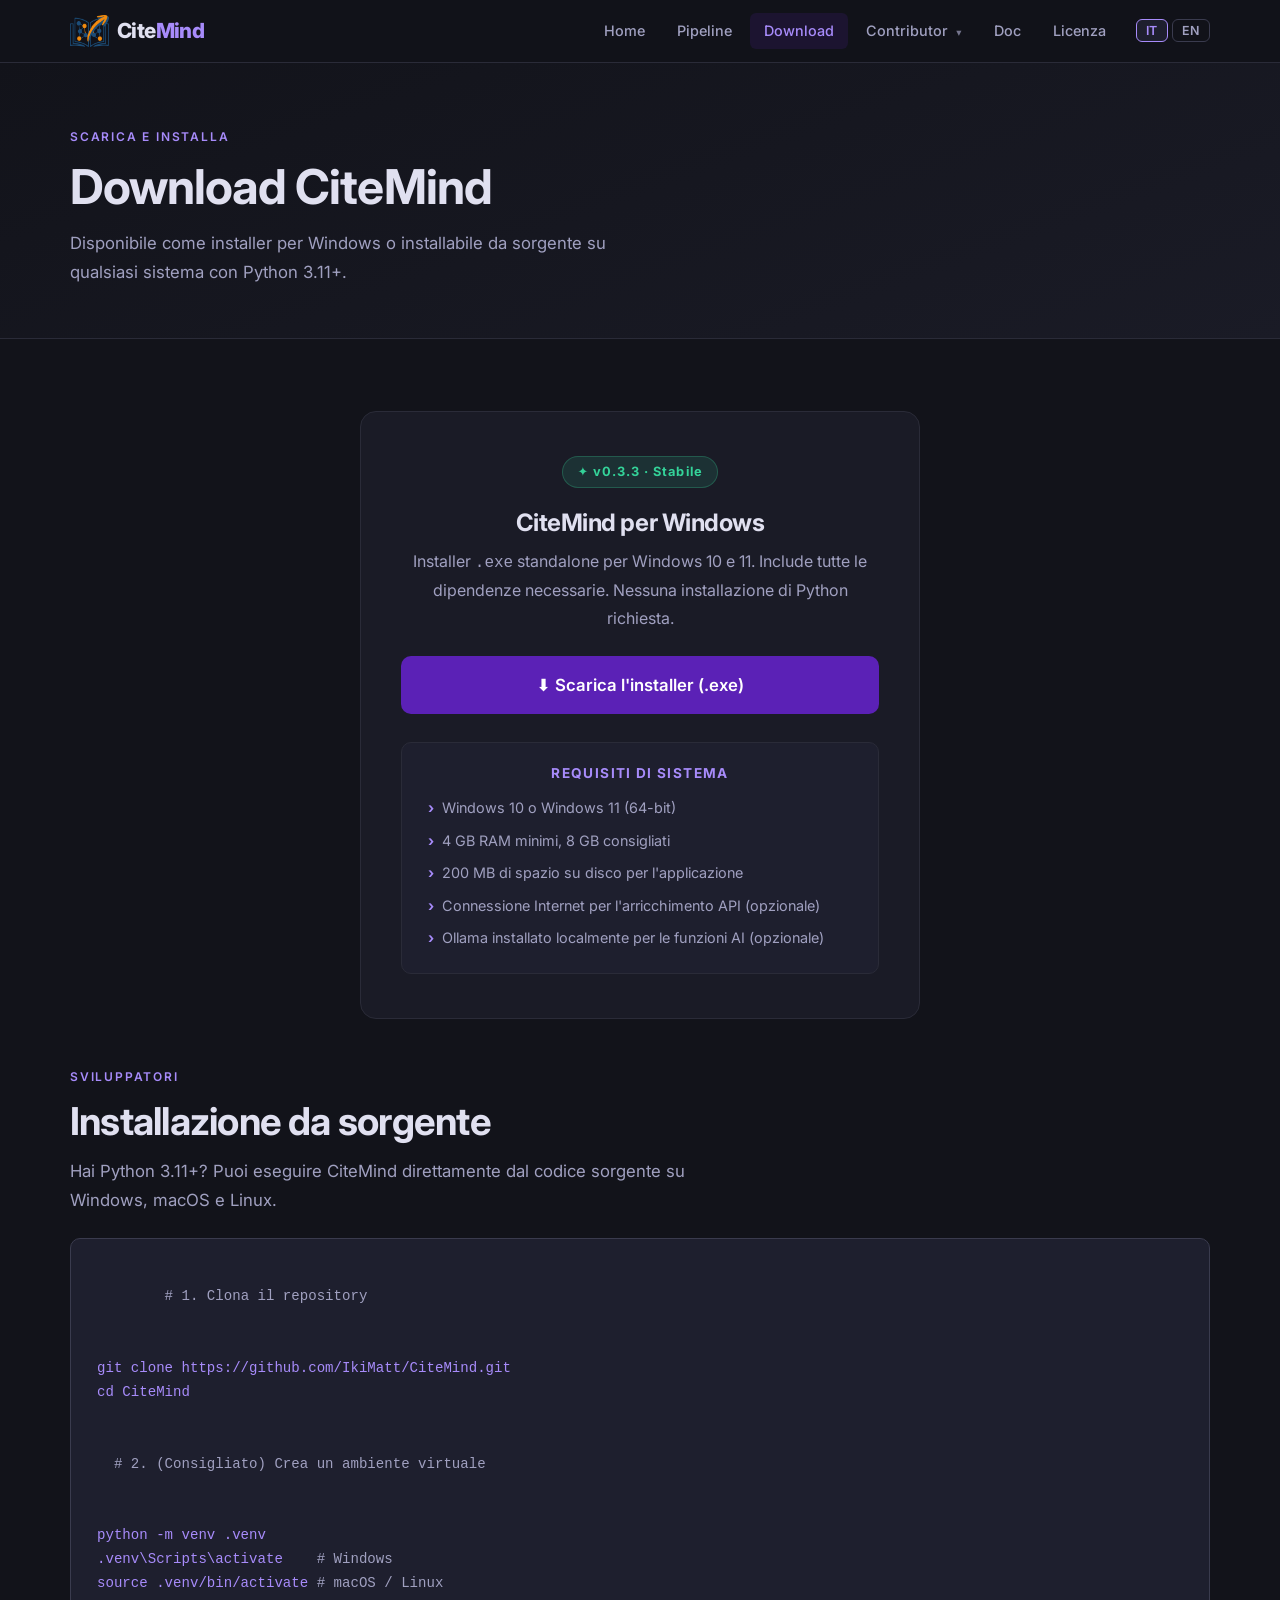
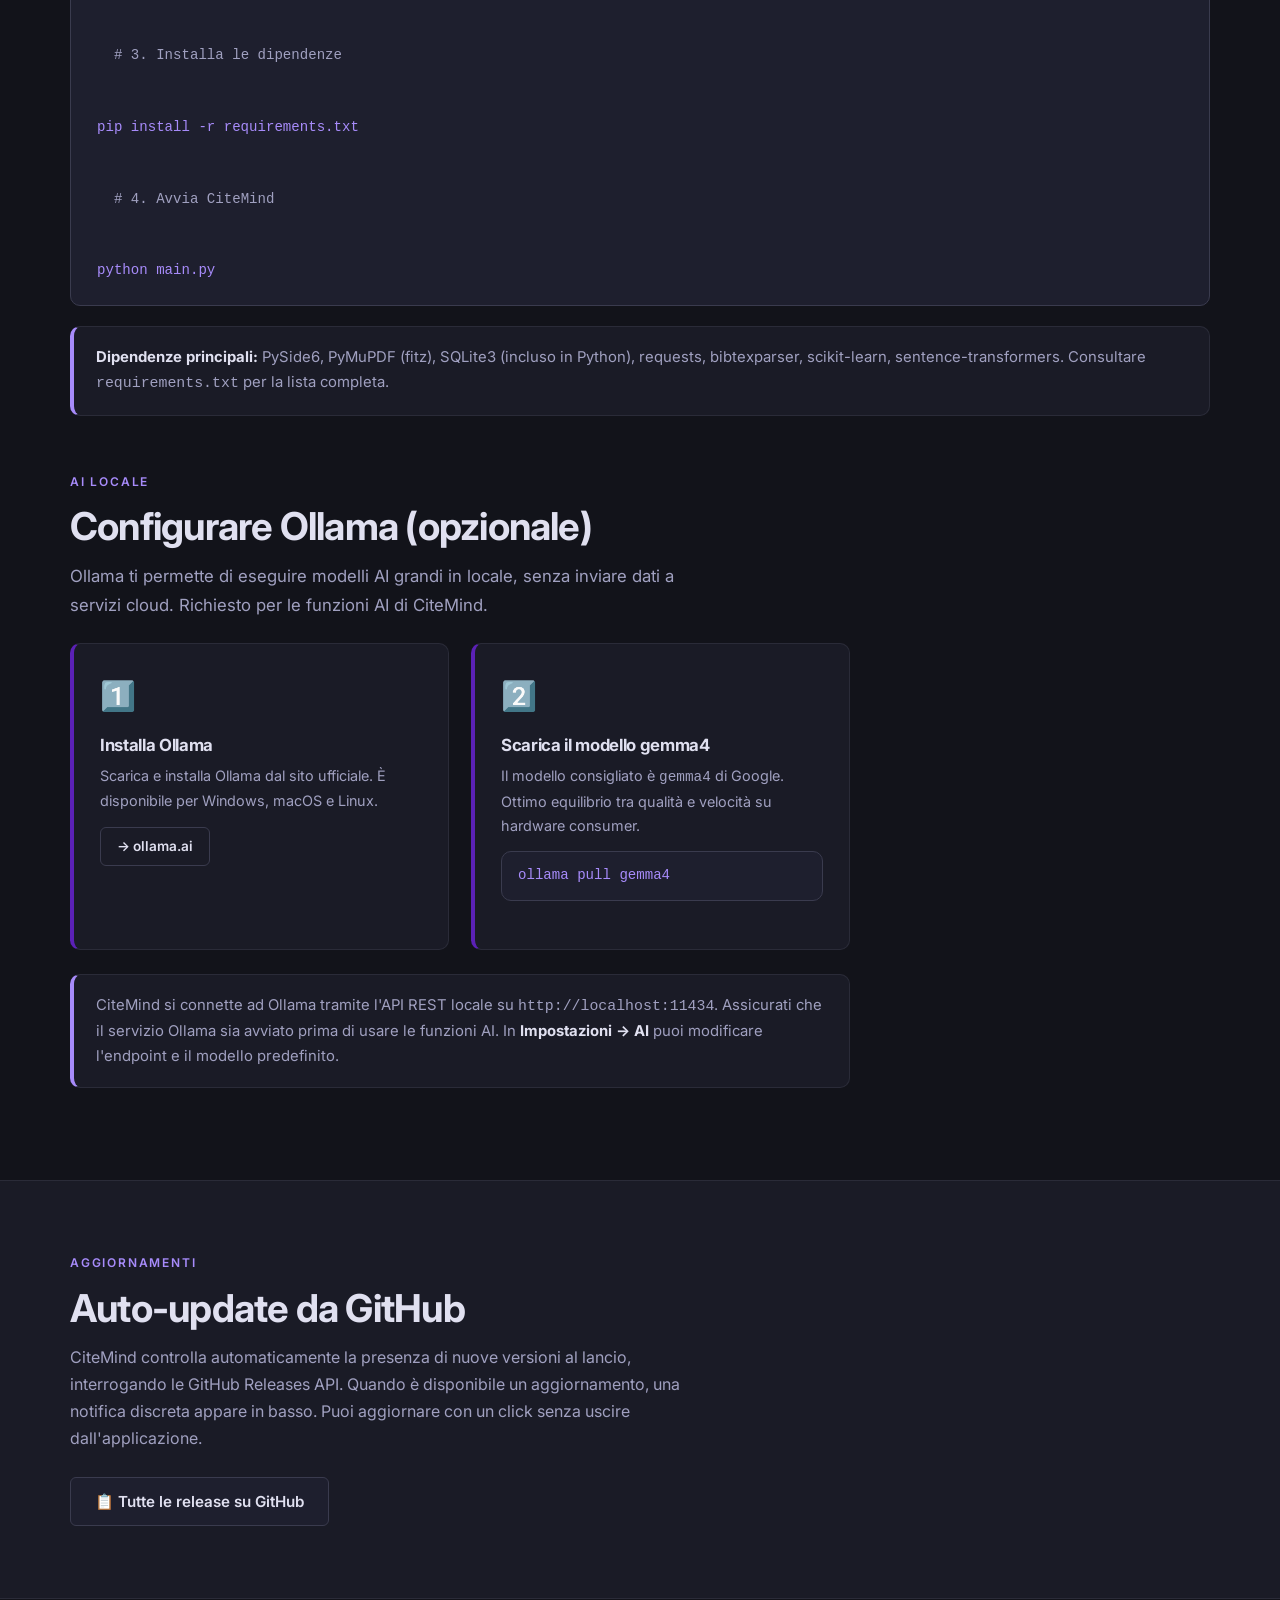
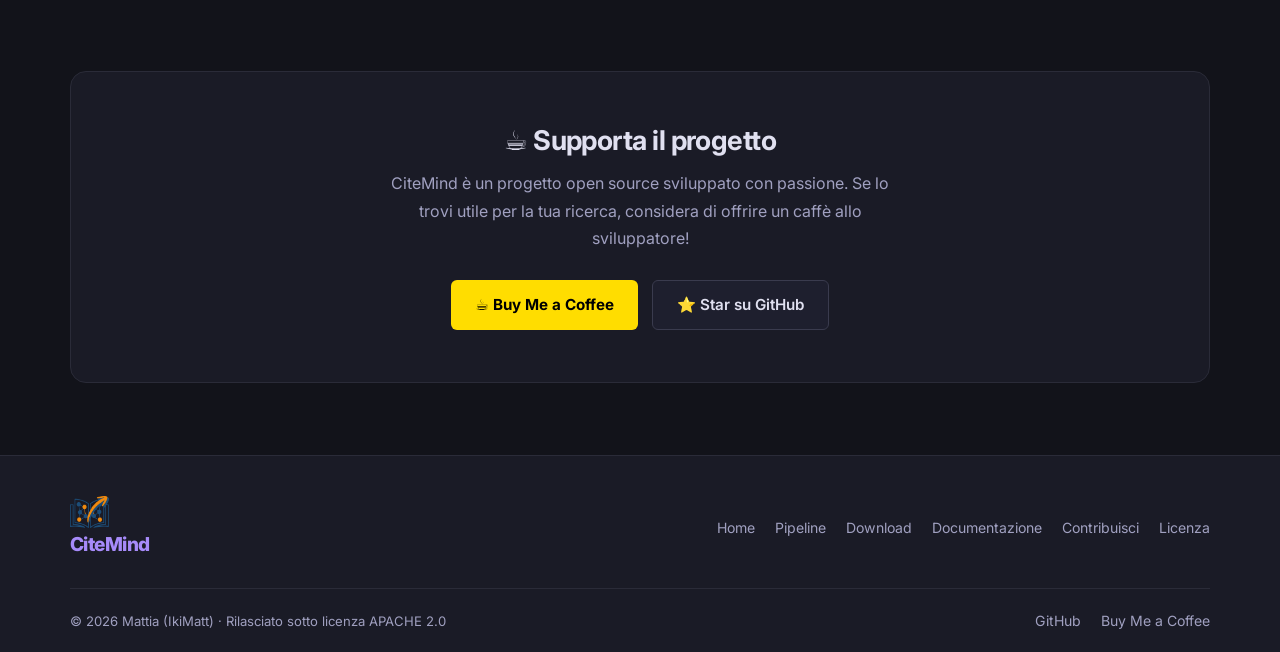
<file: download.html>
<!DOCTYPE html>
<html lang="it">
<head>
  <meta charset="UTF-8" />
  <meta name="viewport" content="width=device-width, initial-scale=1.0" />
  <link rel="icon" type="image/png" href="Logo.png">
  <title>
    CiteMind
  </title>
  <meta name="description" class="lang-it" content="Scarica CiteMind v0.3.4. Disponibile come installer .exe per Windows 10/11 o installabile da sorgente con Python 3.11+." />
  <meta name="description" class="lang-en" content="Download CiteMind v0.3.4. Available as a .exe installer for Windows 10/11 or installable from source with Python 3.11+." />
  <link rel="preconnect" href="https://fonts.googleapis.com" />
  <link rel="preconnect" href="https://fonts.gstatic.com" crossorigin />
  <link href="https://fonts.googleapis.com/css2?family=Inter:wght@400;500;600;700;800&display=swap" rel="stylesheet" />
  <link rel="stylesheet" href="style.css" />
  <script src="lang.js"></script>
</head>
<body>

<!-- ── Header ─────────────────────────────────────────────── -->
<header>
  <nav class="container">
    <a href="index.html" class="nav-logo">
      <img src="Logo.png" alt="CiteMind Logo" class="logo-img" width="39" height="32">
      <span>Cite<span class="logo-accent">Mind</span></span>
    </a>
    <ul class="nav-links">
      <li><a href="index.html">Home</a></li>
      <li><a href="pipeline.html">Pipeline</a></li>
      <li><a href="download.html" class="active">Download</a></li>
      <li class="dropdown">
        <span>Contributor <span class="dropdown-caret">▾</span></span>
        <ul class="dropdown-menu">
          <li><a href="contributor.html"><span class="lang-it">Come contribuire</span><span class="lang-en">How to contribute</span></a></li>
          <li><a href="creator.html"><span class="lang-it">Il Creatore</span><span class="lang-en">The Creator</span></a></li>
          <li><a href="events.html"><span class="lang-it">Eventi &amp; Incontri</span><span class="lang-en">Events &amp; Meetups</span></a></li>
        </ul>
      </li>
      <li><a href="doc.html">Doc</a></li>
      <li><a href="licence.html"><span class="lang-it">Licenza</span><span class="lang-en">Licence</span></a></li>
      <li class="lang-switcher">
        <button class="lang-btn" data-lang="it">IT</button>
        <button class="lang-btn" data-lang="en">EN</button>
      </li>
    </ul>
  </nav>
</header>

<!-- ── Page Hero ──────────────────────────────────────────── -->
<section class="page-hero">
  <div class="container">
    <div class="section-label">
      <span class="lang-it">Scarica e installa</span>
      <span class="lang-en">Download and install</span>
    </div>
    <h1>
      <span class="lang-it">Download CiteMind</span>
      <span class="lang-en">Download CiteMind</span>
    </h1>
    <p>
      <span class="lang-it">Disponibile come installer per Windows o installabile da sorgente su qualsiasi sistema con Python 3.11+.</span>
      <span class="lang-en">Get the latest version of CiteMind and start managing your academic bibliography with AI.</span>
    </p>
  </div>
</section>

<!-- ── Download principale ────────────────────────────────── -->
<section>
  <div class="container">

    <div class="download-card">
      <div class="version-badge">
        <span class="lang-it">✦ v0.3.3 · Stabile</span>
        <span class="lang-en">✦ v0.3.3 · Stable</span>
      </div>
      <h2>
        <span class="lang-it">CiteMind per Windows</span>
        <span class="lang-en">Windows Installer</span>
      </h2>
      <p>
        <span class="lang-it">Installer <code>.exe</code> standalone per Windows 10 e 11. Include tutte le dipendenze necessarie. Nessuna installazione di Python richiesta.</span>
        <span class="lang-en">The easiest way to get started. Download the installer and follow the guided setup. Includes all dependencies. No Python installation required.</span>
      </p>
      <a href="https://github.com/IkiMatt/CiteMind/releases" target="_blank" rel="noopener" class="btn btn-primary btn-large" style="width: 100%; justify-content: center;">
        <span class="lang-it">⬇ Scarica l'installer (.exe)</span>
        <span class="lang-en">⬇ Download CiteMind v0.3.4</span>
      </a>
      <div class="req-list">
        <h3>
          <span class="lang-it">Requisiti di sistema</span>
          <span class="lang-en">System Requirements</span>
        </h3>
        <ul>
          <li>
            <span class="lang-it">Windows 10 o Windows 11 (64-bit)</span>
            <span class="lang-en">Windows 10 or Windows 11 (64-bit)</span>
          </li>
          <li>
            <span class="lang-it">4 GB RAM minimi, 8 GB consigliati</span>
            <span class="lang-en">4 GB RAM minimum, 8 GB recommended</span>
          </li>
          <li>
            <span class="lang-it">200 MB di spazio su disco per l'applicazione</span>
            <span class="lang-en">200 MB disk space for the application</span>
          </li>
          <li>
            <span class="lang-it">Connessione Internet per l'arricchimento API (opzionale)</span>
            <span class="lang-en">Internet connection for API enrichment (optional)</span>
          </li>
          <li>
            <span class="lang-it">Ollama installato localmente per le funzioni AI (opzionale)</span>
            <span class="lang-en">Ollama installed locally for AI features (optional)</span>
          </li>
        </ul>
      </div>
    </div>

    <!-- Installazione da sorgente -->
    <div class="section-label" style="margin-top: 16px;">
      <span class="lang-it">Sviluppatori</span>
      <span class="lang-en">Developers</span>
    </div>
    <h2 class="section-title">
      <span class="lang-it">Installazione da sorgente</span>
      <span class="lang-en">Install from Source</span>
    </h2>
    <p class="section-sub" style="margin-bottom: 24px;">
      <span class="lang-it">Hai Python 3.11+? Puoi eseguire CiteMind direttamente dal codice sorgente su Windows, macOS e Linux.</span>
      <span class="lang-en">Got Python 3.11+? You can run CiteMind directly from the source code on Windows, macOS and Linux.</span>
    </p>

    <div class="code-block">
      <code><span class="comment">
        <span class="lang-it"># 1. Clona il repository</span>
        <span class="lang-en"># 1. Clone the repo</span>
      </span>
git clone https://github.com/IkiMatt/CiteMind.git
cd CiteMind

<span class="comment">
  <span class="lang-it"># 2. (Consigliato) Crea un ambiente virtuale</span>
  <span class="lang-en"># 2. (Recommended) Create a virtual environment</span>
</span>
python -m venv .venv
.venv\Scripts\activate    <span class="comment"># Windows</span>
source .venv/bin/activate <span class="comment"># macOS / Linux</span>

<span class="comment">
  <span class="lang-it"># 3. Installa le dipendenze</span>
  <span class="lang-en"># 3. Install dependencies</span>
</span>
pip install -r requirements.txt

<span class="comment">
  <span class="lang-it"># 4. Avvia CiteMind</span>
  <span class="lang-en"># 4. Launch</span>
</span>
python main.py</code>
    </div>

    <div class="info-box">
      <p>
        <span class="lang-it"><strong>Dipendenze principali:</strong> PySide6, PyMuPDF (fitz), SQLite3 (incluso in Python), requests, bibtexparser, scikit-learn, sentence-transformers. Consultare <code>requirements.txt</code> per la lista completa.</span>
        <span class="lang-en"><strong>Main dependencies:</strong> PySide6, PyMuPDF (fitz), SQLite3 (included in Python), requests, bibtexparser, scikit-learn, sentence-transformers. See <code>requirements.txt</code> for the full list.</span>
      </p>
    </div>

    <!-- Ollama -->
    <div style="margin-top: 56px;">
      <div class="section-label">
        <span class="lang-it">AI locale</span>
        <span class="lang-en">Local AI</span>
      </div>
      <h2 class="section-title">
        <span class="lang-it">Configurare Ollama (opzionale)</span>
        <span class="lang-en">Optional: Ollama for AI</span>
      </h2>
      <p class="section-sub" style="margin-bottom: 24px;">
        <span class="lang-it">Ollama ti permette di eseguire modelli AI grandi in locale, senza inviare dati a servizi cloud. Richiesto per le funzioni AI di CiteMind.</span>
        <span class="lang-en">Ollama allows you to run large AI models locally, without sending data to cloud services. Required for CiteMind's AI features.</span>
      </p>

      <div class="feature-grid" style="grid-template-columns: repeat(2, 1fr); max-width: 780px;">
        <div class="feature-card">
          <span class="card-icon">1️⃣</span>
          <h3>
            <span class="lang-it">Installa Ollama</span>
            <span class="lang-en">Install Ollama</span>
          </h3>
          <p>
            <span class="lang-it">Scarica e installa Ollama dal sito ufficiale. È disponibile per Windows, macOS e Linux.</span>
            <span class="lang-en">Download and install Ollama from the official website. Available for Windows, macOS and Linux.</span>
          </p>
          <div style="margin-top: 14px;">
            <a href="https://ollama.ai" target="_blank" rel="noopener" class="btn btn-secondary" style="font-size:.85rem; padding: 7px 16px;">→ ollama.ai</a>
          </div>
        </div>
        <div class="feature-card">
          <span class="card-icon">2️⃣</span>
          <h3>
            <span class="lang-it">Scarica il modello gemma4</span>
            <span class="lang-en">Download gemma4 model</span>
          </h3>
          <p>
            <span class="lang-it">Il modello consigliato è <code>gemma4</code> di Google. Ottimo equilibrio tra qualità e velocità su hardware consumer.</span>
            <span class="lang-en">The recommended model is Google's <code>gemma4</code>. Great balance of quality and speed on consumer hardware.</span>
          </p>
          <div class="code-block" style="margin-top: 12px; padding: 12px 16px;">
            <code>ollama pull gemma4</code>
          </div>
        </div>
      </div>

      <div class="info-box" style="margin-top: 24px; max-width: 780px;">
        <p>
          <span class="lang-it">CiteMind si connette ad Ollama tramite l'API REST locale su <code>http://localhost:11434</code>. Assicurati che il servizio Ollama sia avviato prima di usare le funzioni AI. In <strong>Impostazioni → AI</strong> puoi modificare l'endpoint e il modello predefinito.</span>
          <span class="lang-en">CiteMind connects to Ollama via the local REST API at <code>http://localhost:11434</code>. Ensure the Ollama service is running before using AI features. In <strong>Settings → AI</strong> you can change the default endpoint and model.</span>
        </p>
      </div>
    </div>

  </div>
</section>

<!-- ── Auto-update ─────────────────────────────────────────── -->
<section style="background: var(--bg-surface); border-top: 1px solid var(--border); border-bottom: 1px solid var(--border);">
  <div class="container">
    <div class="section-label">
      <span class="lang-it">Aggiornamenti</span>
      <span class="lang-en">Updates</span>
    </div>
    <h2 class="section-title">
      <span class="lang-it">Auto-update da GitHub</span>
      <span class="lang-en">Auto-update from GitHub</span>
    </h2>
    <p style="color: var(--fg-muted); max-width: 620px; margin-bottom: 24px;">
      <span class="lang-it">CiteMind controlla automaticamente la presenza di nuove versioni al lancio, interrogando le GitHub Releases API. Quando è disponibile un aggiornamento, una notifica discreta appare in basso. Puoi aggiornare con un click senza uscire dall'applicazione.</span>
      <span class="lang-en">CiteMind automatically checks for new versions at launch by querying the GitHub Releases API. When an update is available, a discreet notification appears at the bottom. You can update with one click without leaving the application.</span>
    </p>
    <a href="https://github.com/IkiMatt/CiteMind/releases" target="_blank" rel="noopener" class="btn github-btn">
      <span class="lang-it">📋 Tutte le release su GitHub</span>
      <span class="lang-en">📋 All releases on GitHub</span>
    </a>
  </div>
</section>

<!-- ── Supporta il progetto ───────────────────────────────── -->
<section>
  <div class="container">
    <div class="support-section">
      <h2>
        <span class="lang-it">☕ Supporta il progetto</span>
        <span class="lang-en">☕ Support the project</span>
      </h2>
      <p>
        <span class="lang-it">CiteMind è un progetto open source sviluppato con passione. Se lo trovi utile per la tua ricerca, considera di offrire un caffè allo sviluppatore!</span>
        <span class="lang-en">CiteMind is an open-source project developed with passion. If you find it useful for your research, consider buying the developer a coffee!</span>
      </p>
      <div class="support-btn-group">
        <a href="https://buymeacoffee.com/ikimattia" target="_blank" rel="noopener" class="btn bmc-btn">☕ Buy Me a Coffee</a>
        <a href="https://github.com/IkiMatt/CiteMind" target="_blank" rel="noopener" class="btn github-btn">
          <span class="lang-it">⭐ Star su GitHub</span>
          <span class="lang-en">⭐ Star on GitHub</span>
        </a>
      </div>
    </div>
  </div>
</section>

<!-- ── Footer ─────────────────────────────────────────────── -->
<footer>
  <div class="container">
    <div class="footer-inner">
      <div class="footer-logo">
        <img src="Logo.png" alt="CiteMind Logo" class="footer-logo-img" width="39" height="32">
        <span>Cite<span>Mind</span></span>
      </div>
      <div class="footer-links">
        <a href="index.html">Home</a>
        <a href="pipeline.html">Pipeline</a>
        <a href="download.html">Download</a>
        <a href="doc.html"><span class="lang-it">Documentazione</span><span class="lang-en">Documentation</span></a>
        <a href="contributor.html"><span class="lang-it">Contribuisci</span><span class="lang-en">Contribute</span></a>
        <a href="licence.html"><span class="lang-it">Licenza</span><span class="lang-en">Licence</span></a>
      </div>
    </div>
    <div class="footer-bottom">
      <p>© 2026 Mattia (IkiMatt) · <span class="lang-it">Rilasciato sotto licenza APACHE 2.0</span><span class="lang-en">Released under Apache 2.0 License</span></p>
      <div class="footer-links">
        <a href="https://github.com/IkiMatt/CiteMind" target="_blank" rel="noopener">GitHub</a>
        <a href="https://buymeacoffee.com/ikimattia" target="_blank" rel="noopener">Buy Me a Coffee</a>
      </div>
    </div>
  </div>
</footer>

</body>
</html>
</file>
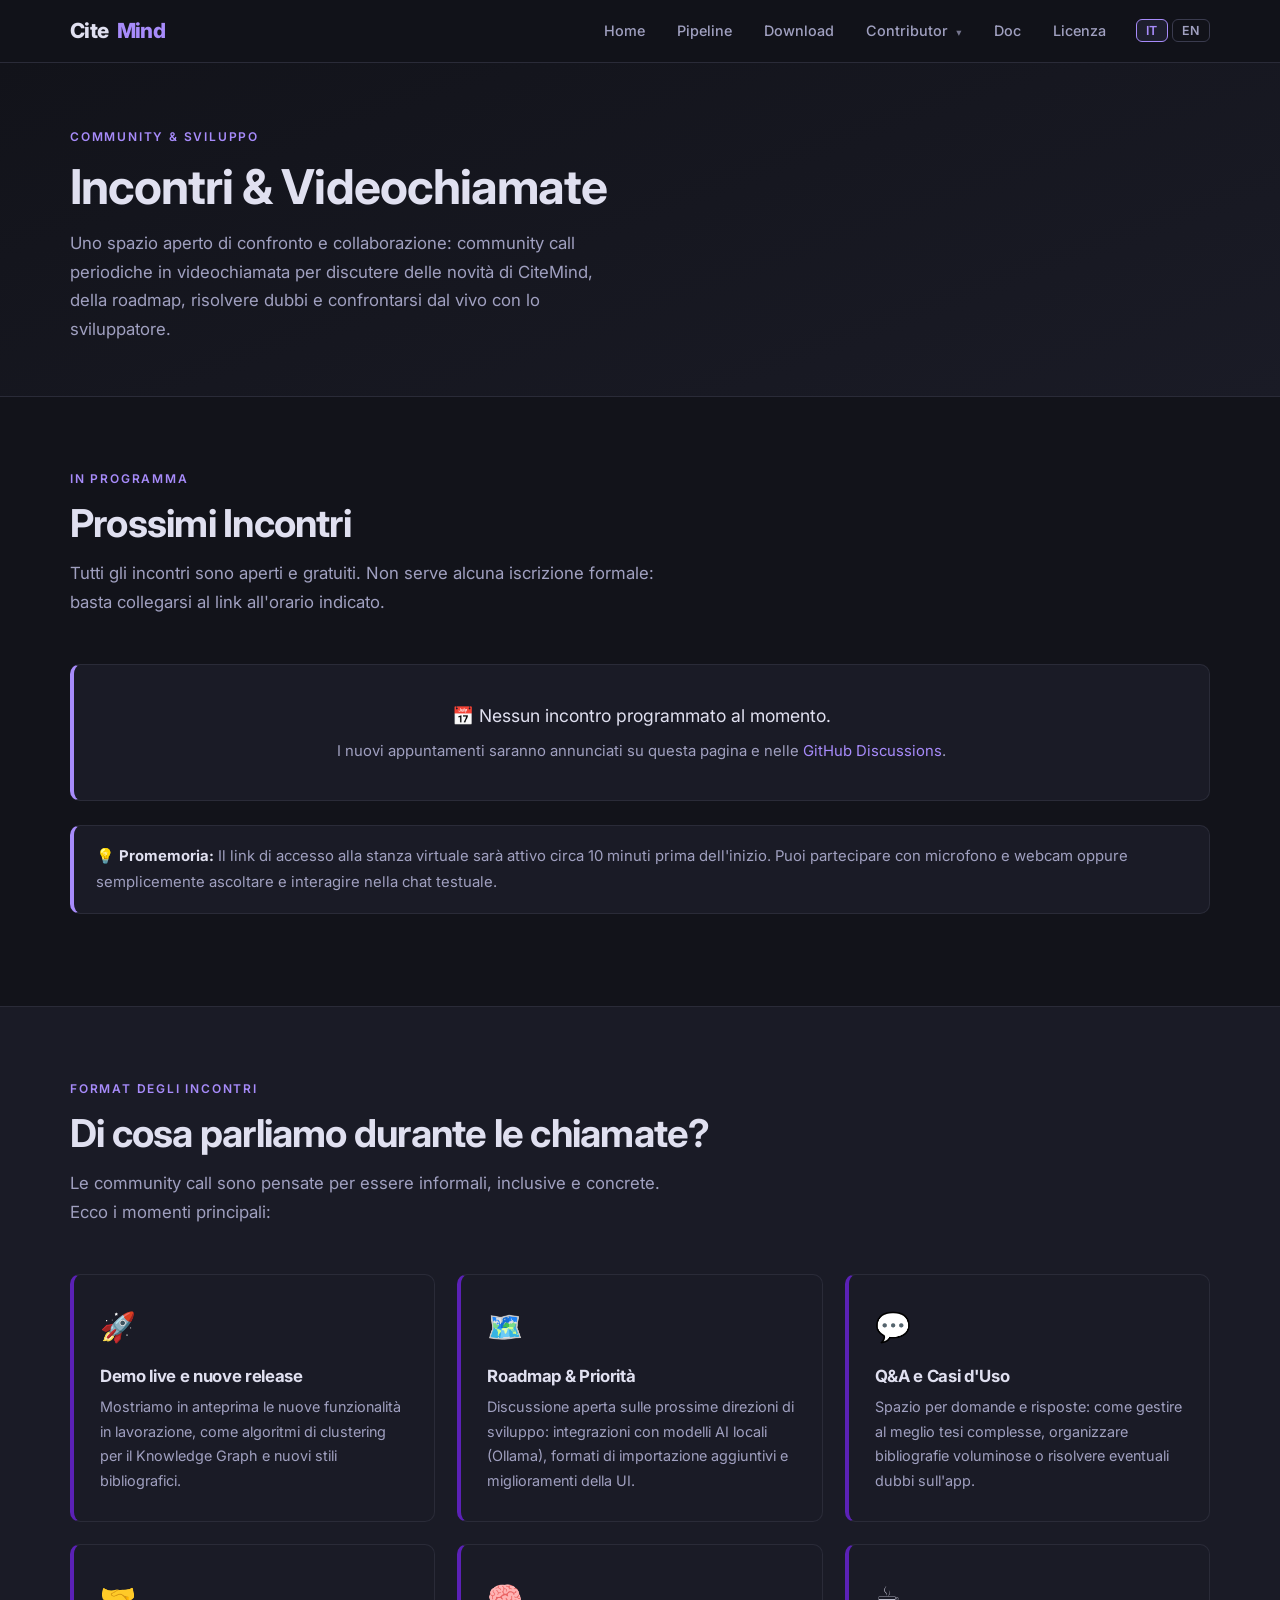
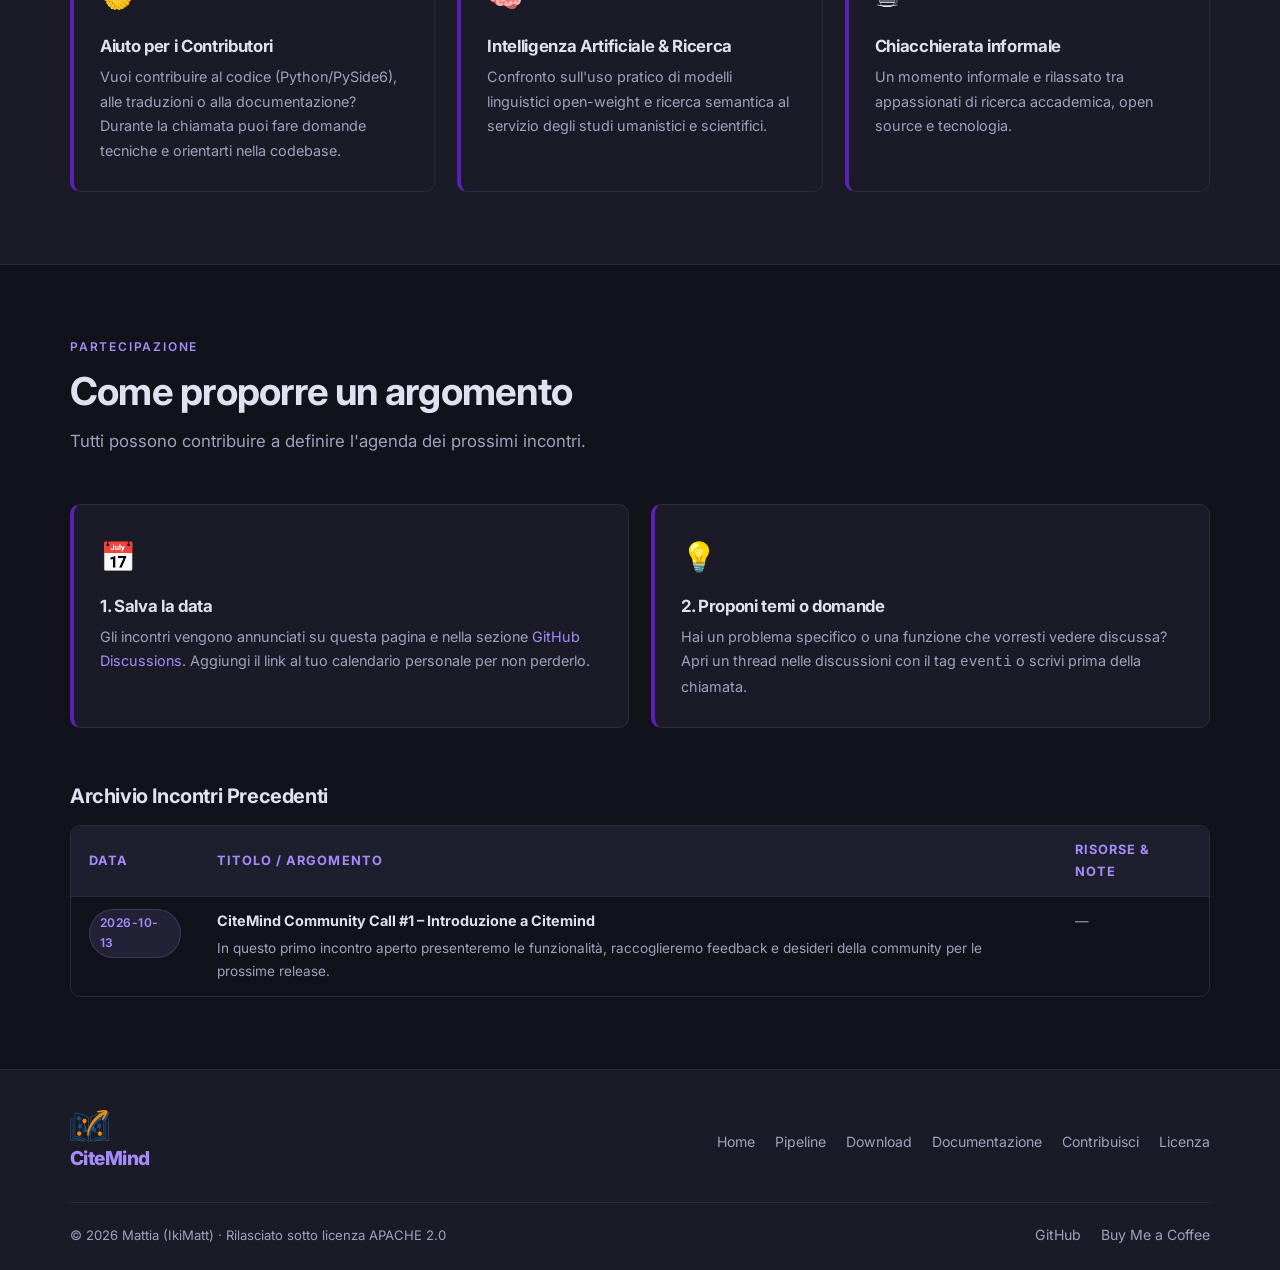
<file: events.html>
<!DOCTYPE html>
<html lang="it">
<head>
  <meta charset="UTF-8" />
  <meta name="viewport" content="width=device-width, initial-scale=1.0" />
  <link rel="icon" type="image/png" href="Logo.png">
  <title>
    CiteMind
  </title>
  <meta name="description" class="lang-it" content="Partecipa agli incontri in videochiamata e alle community call di CiteMind. Parliamo di nuove feature, roadmap, sviluppo e Q&A dal vivo." />
  <meta name="description" class="lang-en" content="Join CiteMind video call meetups and community calls. Discuss upcoming features, roadmap, development, and live Q&A." />
  <link rel="preconnect" href="https://fonts.googleapis.com" />
  <link rel="preconnect" href="https://fonts.gstatic.com" crossorigin />
  <link href="https://fonts.googleapis.com/css2?family=Inter:wght@400;500;600;700;800&display=swap" rel="stylesheet" />
  <link rel="stylesheet" href="style.css" />
  <!-- Script per la gestione eventi e lingua -->
  <script src="events-data.js"></script>
  <script src="lang.js"></script>
</head>
<body>

<!-- ── Header ─────────────────────────────────────────────── -->
<header>
  <nav class="container">
    <a href="index.html" class="nav-logo">Cite<span class="logo-accent">Mind</span></a>
    <ul class="nav-links">
      <li><a href="index.html">Home</a></li>
      <li><a href="pipeline.html">Pipeline</a></li>
      <li><a href="download.html">Download</a></li>
      <li class="dropdown">
        <span class="active">Contributor <span class="dropdown-caret">▾</span></span>
        <ul class="dropdown-menu">
          <li><a href="contributor.html"><span class="lang-it">Come contribuire</span><span class="lang-en">How to contribute</span></a></li>
          <li><a href="creator.html"><span class="lang-it">Il Creatore</span><span class="lang-en">The Creator</span></a></li>
          <li><a href="events.html"><span class="lang-it">Eventi &amp; Incontri</span><span class="lang-en">Events &amp; Meetups</span></a></li>
        </ul>
      </li>
      <li><a href="doc.html">Doc</a></li>
      <li><a href="licence.html"><span class="lang-it">Licenza</span><span class="lang-en">Licence</span></a></li>
      <li class="lang-switcher">
        <button class="lang-btn" data-lang="it">IT</button>
        <button class="lang-btn" data-lang="en">EN</button>
      </li>
    </ul>
  </nav>
</header>

<!-- ── Page Hero ──────────────────────────────────────────── -->
<section class="page-hero">
  <div class="container">
    <div class="section-label">
      <span class="lang-it">Community &amp; Sviluppo</span>
      <span class="lang-en">Community &amp; Development</span>
    </div>
    <h1>
      <span class="lang-it">Incontri &amp; Videochiamate</span>
      <span class="lang-en">Meetups &amp; Video Calls</span>
    </h1>
    <p>
      <span class="lang-it">Uno spazio aperto di confronto e collaborazione: community call periodiche in videochiamata per discutere delle novità di CiteMind, della roadmap, risolvere dubbi e confrontarsi dal vivo con lo sviluppatore.</span>
      <span class="lang-en">An open space for discussion and collaboration: periodic community calls to discuss what's new in CiteMind, roadmap priorities, answer questions, and connect live with the creator.</span>
    </p>
  </div>
</section>

<!-- ── Prossimi Eventi (Renderizzati da events-data.js) ───────── -->
<section>
  <div class="container">
    <div class="section-label">
      <span class="lang-it">In programma</span>
      <span class="lang-en">Scheduled</span>
    </div>
    <h2 class="section-title">
      <span class="lang-it">Prossimi Incontri</span>
      <span class="lang-en">Upcoming Meetups</span>
    </h2>
    <p class="section-sub">
      <span class="lang-it">Tutti gli incontri sono aperti e gratuiti. Non serve alcuna iscrizione formale: basta collegarsi al link all'orario indicato.</span>
      <span class="lang-en">All calls are open and free. No formal registration required: simply join via the link at the scheduled time.</span>
    </p>

    <!-- Container popolato automaticamente da events-data.js -->
    <div id="upcoming-events-container">
      <!-- Fallback statico prima dell'esecuzione dello script -->
      <div class="info-box">
        <p>Caricamento eventi in corso...</p>
      </div>
    </div>

    <!-- Alert / Tips Box -->
    <div class="info-box" style="margin-top: 24px;">
      <p>
        <span class="lang-it">💡 <strong>Promemoria:</strong> Il link di accesso alla stanza virtuale sarà attivo circa 10 minuti prima dell'inizio. Puoi partecipare con microfono e webcam oppure semplicemente ascoltare e interagire nella chat testuale.</span>
        <span class="lang-en">💡 <strong>Reminder:</strong> The meeting room link will be live about 10 minutes prior to start time. You are welcome to join with audio/video or simply listen in and participate via text chat.</span>
      </p>
    </div>

  </div>
</section>

<!-- ── Di cosa parliamo ────────────────────────────────────── -->
<section style="background: var(--bg-surface); border-top: 1px solid var(--border); border-bottom: 1px solid var(--border);">
  <div class="container">
    <div class="section-label">
      <span class="lang-it">Format degli incontri</span>
      <span class="lang-en">Meeting format</span>
    </div>
    <h2 class="section-title">
      <span class="lang-it">Di cosa parliamo durante le chiamate?</span>
      <span class="lang-en">What do we discuss during calls?</span>
    </h2>
    <p class="section-sub">
      <span class="lang-it">Le community call sono pensate per essere informali, inclusive e concrete. Ecco i momenti principali:</span>
      <span class="lang-en">Community calls are informal, inclusive, and practical. Here is what we usually focus on:</span>
    </p>

    <div class="feature-grid">
      <div class="feature-card">
        <span class="card-icon">🚀</span>
        <h3>
          <span class="lang-it">Demo live e nuove release</span>
          <span class="lang-en">Live Demos &amp; Releases</span>
        </h3>
        <p>
          <span class="lang-it">Mostriamo in anteprima le nuove funzionalità in lavorazione, come algoritmi di clustering per il Knowledge Graph e nuovi stili bibliografici.</span>
          <span class="lang-en">Previewing new features in development, such as graph clustering algorithms, import enhancements, and custom citation styles.</span>
        </p>
      </div>

      <div class="feature-card">
        <span class="card-icon">🗺️</span>
        <h3>
          <span class="lang-it">Roadmap &amp; Priorità</span>
          <span class="lang-en">Roadmap &amp; Priorities</span>
        </h3>
        <p>
          <span class="lang-it">Discussione aperta sulle prossime direzioni di sviluppo: integrazioni con modelli AI locali (Ollama), formati di importazione aggiuntivi e miglioramenti della UI.</span>
          <span class="lang-en">Open discussion on development directions: local LLM integration (Ollama), additional format support, and UI refinements.</span>
        </p>
      </div>

      <div class="feature-card">
        <span class="card-icon">💬</span>
        <h3>
          <span class="lang-it">Q&amp;A e Casi d'Uso</span>
          <span class="lang-en">Q&amp;A &amp; Real Use Cases</span>
        </h3>
        <p>
          <span class="lang-it">Spazio per domande e risposte: come gestire al meglio tesi complesse, organizzare bibliografie voluminose o risolvere eventuali dubbi sull'app.</span>
          <span class="lang-en">Open floor for questions: managing extensive bibliographies, organizing research papers, or troubleshooting app workflows.</span>
        </p>
      </div>

      <div class="feature-card">
        <span class="card-icon">🤝</span>
        <h3>
          <span class="lang-it">Aiuto per i Contributori</span>
          <span class="lang-en">Contributor Mentoring</span>
        </h3>
        <p>
          <span class="lang-it">Vuoi contribuire al codice (Python/PySide6), alle traduzioni o alla documentazione? Durante la chiamata puoi fare domande tecniche e orientarti nella codebase.</span>
          <span class="lang-en">Interested in contributing to Python/PySide6 code, docs, or translations? Get guidance on the codebase directly from the creator.</span>
        </p>
      </div>

      <div class="feature-card">
        <span class="card-icon">🧠</span>
        <h3>
          <span class="lang-it">Intelligenza Artificiale &amp; Ricerca</span>
          <span class="lang-en">AI &amp; Academic Workflows</span>
        </h3>
        <p>
          <span class="lang-it">Confronto sull'uso pratico di modelli linguistici open-weight e ricerca semantica al servizio degli studi umanistici e scientifici.</span>
          <span class="lang-en">Discussions on local open-weight language models and semantic embeddings applied to academic literature exploration.</span>
        </p>
      </div>

      <div class="feature-card">
        <span class="card-icon">☕</span>
        <h3>
          <span class="lang-it">Chiacchierata informale</span>
          <span class="lang-en">Casual Chat</span>
        </h3>
        <p>
          <span class="lang-it">Un momento informale e rilassato tra appassionati di ricerca accademica, open source e tecnologia.</span>
          <span class="lang-en">A relaxed, informal moment to connect with fellow researchers, students, and open-source enthusiasts.</span>
        </p>
      </div>
    </div>
  </div>
</section>

<!-- ── Partecipazione & Archivio ──────────────────────────── -->
<section>
  <div class="container">
    <div class="section-label">
      <span class="lang-it">Partecipazione</span>
      <span class="lang-en">Participation</span>
    </div>
    <h2 class="section-title">
      <span class="lang-it">Come proporre un argomento</span>
      <span class="lang-en">How to propose a topic</span>
    </h2>
    <p class="section-sub">
      <span class="lang-it">Tutti possono contribuire a definire l'agenda dei prossimi incontri.</span>
      <span class="lang-en">Anyone can help shape the agenda for upcoming meetings.</span>
    </p>

    <div class="feature-grid" style="grid-template-columns: repeat(2, 1fr);">
      <div class="feature-card">
        <span class="card-icon">📅</span>
        <h3>
          <span class="lang-it">1. Salva la data</span>
          <span class="lang-en">1. Save the date</span>
        </h3>
        <p>
          <span class="lang-it">Gli incontri vengono annunciati su questa pagina e nella sezione <a href="https://github.com/IkiMatt/CiteMind/discussions" target="_blank" rel="noopener">GitHub Discussions</a>. Aggiungi il link al tuo calendario personale per non perderlo.</span>
          <span class="lang-en">Meetups are announced on this page and on <a href="https://github.com/IkiMatt/CiteMind/discussions" target="_blank" rel="noopener">GitHub Discussions</a>. Bookmark this link to stay up to date.</span>
        </p>
      </div>

      <div class="feature-card">
        <span class="card-icon">💡</span>
        <h3>
          <span class="lang-it">2. Proponi temi o domande</span>
          <span class="lang-en">2. Propose topics &amp; questions</span>
        </h3>
        <p>
          <span class="lang-it">Hai un problema specifico o una funzione che vorresti vedere discussa? Apri un thread nelle discussioni con il tag <code>eventi</code> o scrivi prima della chiamata.</span>
          <span class="lang-en">Have a specific challenge or feature request you would like to see covered? Start a GitHub discussion thread or bring it up live.</span>
        </p>
      </div>
    </div>

    <!-- Archivio incontri passati -->
    <div style="margin-top: 56px;">
      <h3 style="font-size: 1.25rem; color: var(--fg-base); margin-bottom: 16px;">
        <span class="lang-it">Archivio Incontri Precedenti</span>
        <span class="lang-en">Past Meetups Archive</span>
      </h3>

      <div class="table-wrap">
        <table>
          <thead>
            <tr>
              <th>
                <span class="lang-it">Data</span>
                <span class="lang-en">Date</span>
              </th>
              <th>
                <span class="lang-it">Titolo / Argomento</span>
                <span class="lang-en">Title / Topics</span>
              </th>
              <th>
                <span class="lang-it">Risorse &amp; Note</span>
                <span class="lang-en">Resources &amp; Notes</span>
              </th>
            </tr>
          </thead>
          <tbody id="past-events-tbody">
            <!-- Popolato automaticamente da events-data.js -->
          </tbody>
        </table>
      </div>
    </div>

  </div>
</section>

<!-- ── Footer ─────────────────────────────────────────────── -->
<footer>
  <div class="container">
    <div class="footer-inner">
      <div class="footer-logo">
        <img src="Logo.png" alt="CiteMind Logo" class="footer-logo-img" width="39" height="32">
        <span>Cite<span>Mind</span></span>
      </div>
      <div class="footer-links">
        <a href="index.html">Home</a>
        <a href="pipeline.html">Pipeline</a>
        <a href="download.html">Download</a>
        <a href="doc.html"><span class="lang-it">Documentazione</span><span class="lang-en">Documentation</span></a>
        <a href="contributor.html"><span class="lang-it">Contribuisci</span><span class="lang-en">Contribute</span></a>
        <a href="licence.html"><span class="lang-it">Licenza</span><span class="lang-en">Licence</span></a>
      </div>
    </div>
    <div class="footer-bottom">
      <p>© 2026 Mattia (IkiMatt) · <span class="lang-it">Rilasciato sotto licenza APACHE 2.0</span><span class="lang-en">Released under Apache 2.0 License</span></p>
      <div class="footer-links">
        <a href="https://github.com/IkiMatt/CiteMind" target="_blank" rel="noopener">GitHub</a>
        <a href="https://buymeacoffee.com/ikimattia" target="_blank" rel="noopener">Buy Me a Coffee</a>
      </div>
    </div>
  </div>
</footer>

<!-- ── Script di rendering automatico degli eventi ────────── -->
<script>
(function() {
  function renderEvents() {
    const upcomingContainer = document.getElementById('upcoming-events-container');
    const pastTbody = document.getElementById('past-events-tbody');
    if (!upcomingContainer || !pastTbody) return;

    const todayStr = new Date().toISOString().split('T')[0];
    const events = (typeof CITEMIND_EVENTS !== 'undefined' && Array.isArray(CITEMIND_EVENTS)) ? CITEMIND_EVENTS : [];

    // Suddivisione tra eventi futuri/oggi ed eventi passati
    const upcoming = events.filter(e => !e.date || e.date >= todayStr).sort((a, b) => (a.date || '').localeCompare(b.date || ''));
    const past = events.filter(e => e.date && e.date < todayStr).sort((a, b) => (b.date || '').localeCompare(a.date || ''));

    // Render Prossimi Eventi
    if (upcoming.length === 0) {
      upcomingContainer.innerHTML = `
        <div class="info-box" style="text-align: center; padding: 36px 20px;">
          <p style="font-size: 1.1rem; color: var(--fg-base); margin-bottom: 8px;">
            <span class="lang-it">📅 Nessun incontro programmato al momento.</span>
            <span class="lang-en">📅 No upcoming calls scheduled at the moment.</span>
          </p>
          <p>
            <span class="lang-it">I nuovi appuntamenti saranno annunciati su questa pagina e nelle <a href="https://github.com/IkiMatt/CiteMind/discussions" target="_blank" rel="noopener">GitHub Discussions</a>.</span>
            <span class="lang-en">New meetups will be announced on this page and on <a href="https://github.com/IkiMatt/CiteMind/discussions" target="_blank" rel="noopener">GitHub Discussions</a>.</span>
          </p>
        </div>
      `;
    } else {
      upcomingContainer.innerHTML = upcoming.map((e, idx) => {
        let monthIT = "IN PROGRAMMA";
        let monthEN = "UPCOMING";
        let day = `#${e.id || idx + 1}`;
        
        if (e.date) {
          const parts = e.date.split('-');
          if (parts.length === 3) {
            const year = parts[0];
            const m = parseInt(parts[1], 10);
            day = parts[2];
            const mIT = ["GEN", "FEB", "MAR", "APR", "MAG", "GIU", "LUG", "AGO", "SET", "OTT", "NOV", "DIC"];
            const mEN = ["JAN", "FEB", "MAR", "APR", "MAY", "JUN", "JUL", "AUG", "SEP", "OCT", "NOV", "DEC"];
            monthIT = `${mIT[m - 1] || parts[1]} ${year}`;
            monthEN = `${mEN[m - 1] || parts[1]} ${year}`;
          }
        }

        return `
          <div class="event-card">
            <div class="event-date-box">
              <div class="month">
                <span class="lang-it">${monthIT}</span>
                <span class="lang-en">${monthEN}</span>
              </div>
              <div class="day">${day}</div>
              <div class="time">${e.time || ''}</div>
            </div>

            <div class="event-content">
              <div class="event-meta">
                <span class="tag tag-green">
                  <span class="lang-it">🔴 Videochiamata Aperta</span>
                  <span class="lang-en">🔴 Open Video Call</span>
                </span>
                <span class="tag">${e.platform || 'Online Meet'}</span>
                ${e.duration ? `<span style="font-size: 0.85rem; color: var(--fg-muted);">${e.duration}</span>` : ''}
              </div>

              <h3 class="event-title">
                <span class="lang-it">${e.title_it || e.title_en}</span>
                <span class="lang-en">${e.title_en || e.title_it}</span>
              </h3>

              <p class="event-desc">
                <span class="lang-it">${e.desc_it || e.desc_en}</span>
                <span class="lang-en">${e.desc_en || e.desc_it}</span>
              </p>

              <div class="event-actions">
                ${e.meet_url ? `
                  <a href="${e.meet_url}" target="_blank" rel="noopener" class="btn btn-primary">
                    <span class="lang-it">📹 Entra nella Videochiamata</span>
                    <span class="lang-en">📹 Join the Video Call</span>
                  </a>
                ` : ''}
                ${e.discussion_url ? `
                  <a href="${e.discussion_url}" target="_blank" rel="noopener" class="btn btn-secondary">
                    <span class="lang-it">💬 Proponi un argomento su GitHub</span>
                    <span class="lang-en">💬 Suggest a topic on GitHub</span>
                  </a>
                ` : ''}
              </div>
            </div>
          </div>
        `;
      }).join('');
    }

    // Render Eventi Passati
    if (past.length === 0) {
      pastTbody.innerHTML = `
        <tr>
          <td colspan="3" style="text-align: center; color: var(--fg-muted); padding: 22px;">
            <span class="lang-it">Nessun incontro passato registrato in archivio.</span>
            <span class="lang-en">No past meetups recorded in the archive yet.</span>
          </td>
        </tr>
      `;
    } else {
      pastTbody.innerHTML = past.map(e => `
        <tr>
          <td><span class="tag">${e.date || '—'}</span></td>
          <td>
            <strong style="color: var(--fg-base);">
              <span class="lang-it">${e.title_it || e.title_en}</span>
              <span class="lang-en">${e.title_en || e.title_it}</span>
            </strong>
            ${(e.desc_it || e.desc_en) ? `
              <div style="font-size: 0.85rem; color: var(--fg-muted); margin-top: 4px;">
                <span class="lang-it">${e.desc_it || ''}</span>
                <span class="lang-en">${e.desc_en || ''}</span>
              </div>
            ` : ''}
          </td>
          <td>
            ${e.notes_url ? `
              <a href="${e.notes_url}" target="_blank" rel="noopener" class="btn btn-secondary" style="padding: 5px 12px; font-size: 0.8rem;">
                <span class="lang-it">📄 Note &amp; Risorse</span>
                <span class="lang-en">📄 Notes &amp; Resources</span>
              </a>
            ` : `
              <span style="color: var(--fg-muted); font-size: 0.85rem;">—</span>
            `}
          </td>
        </tr>
      `).join('');
    }
  }

  // Esegui il render prima che lang.js attivi la lingua (o appena pronto il DOM)
  if (document.readyState === 'loading') {
    document.addEventListener('DOMContentLoaded', renderEvents);
  } else {
    renderEvents();
  }
})();
</script>

</body>
</html>
</file>
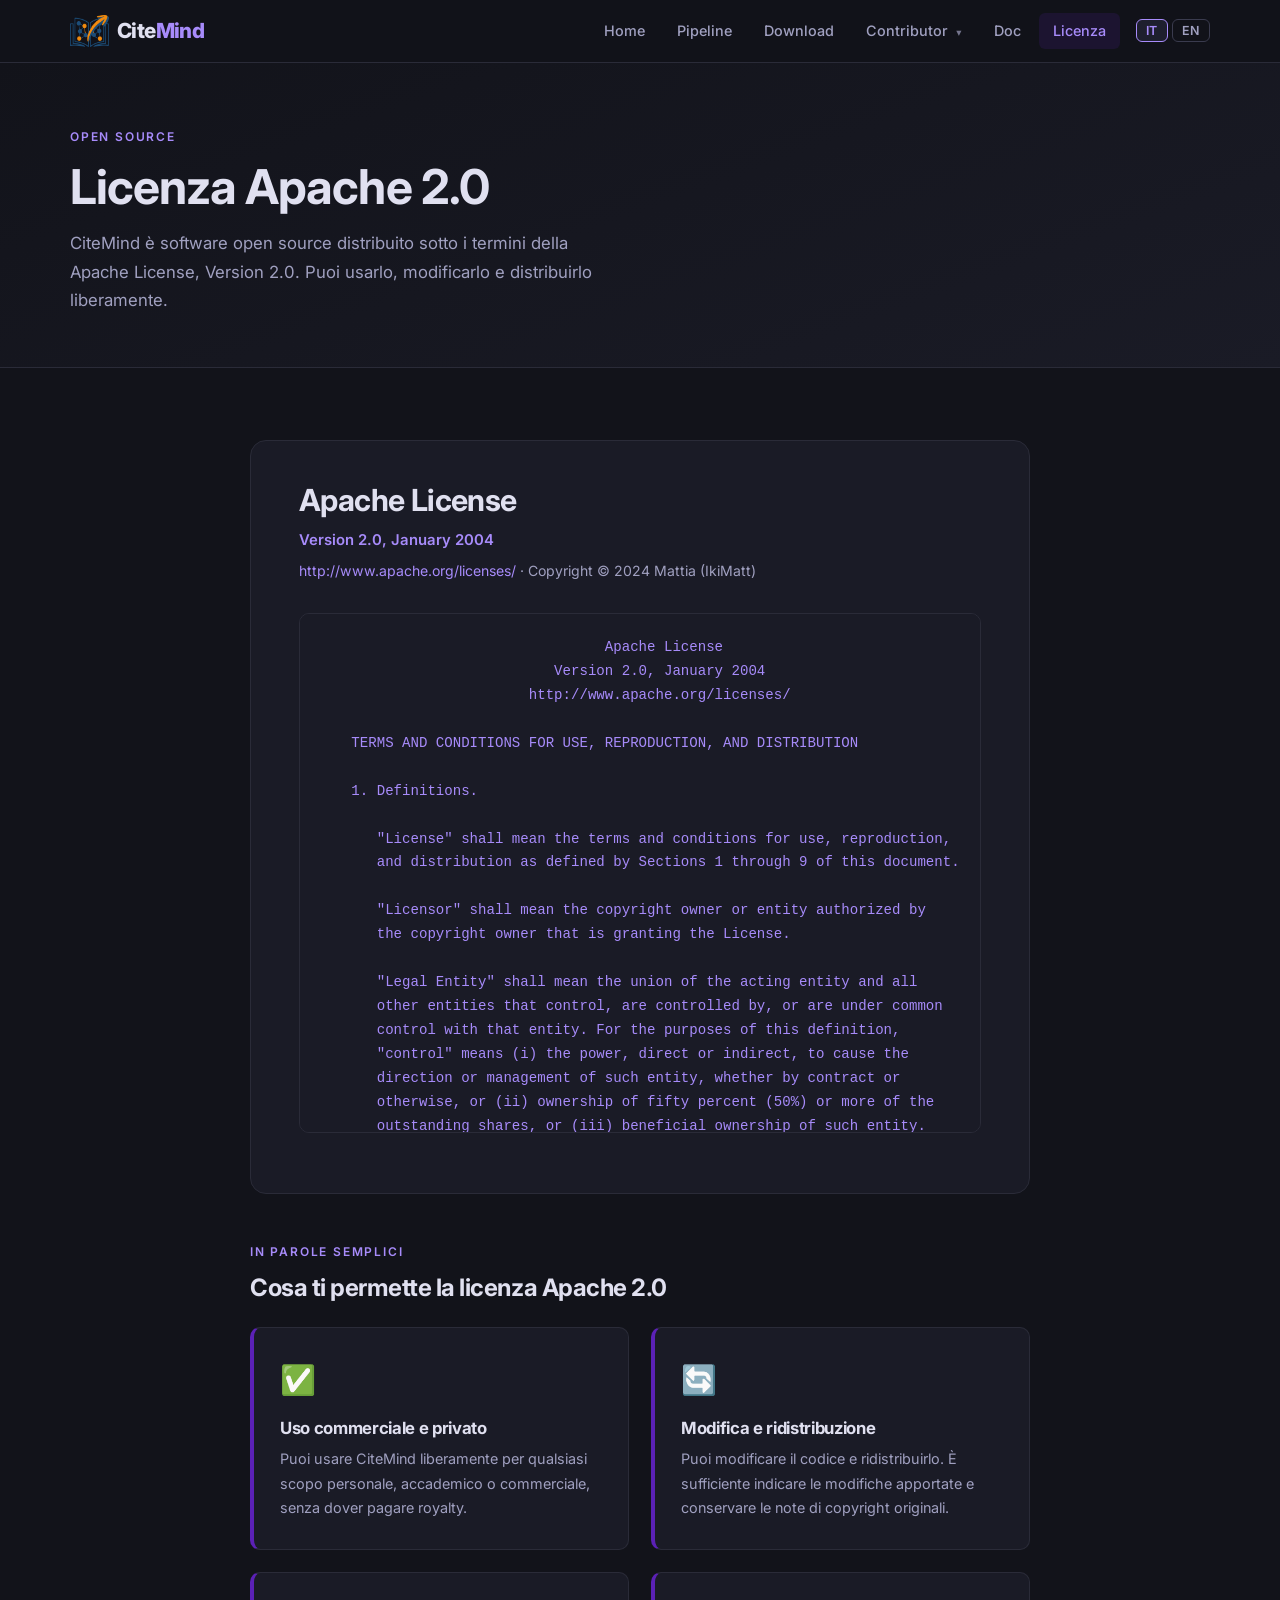
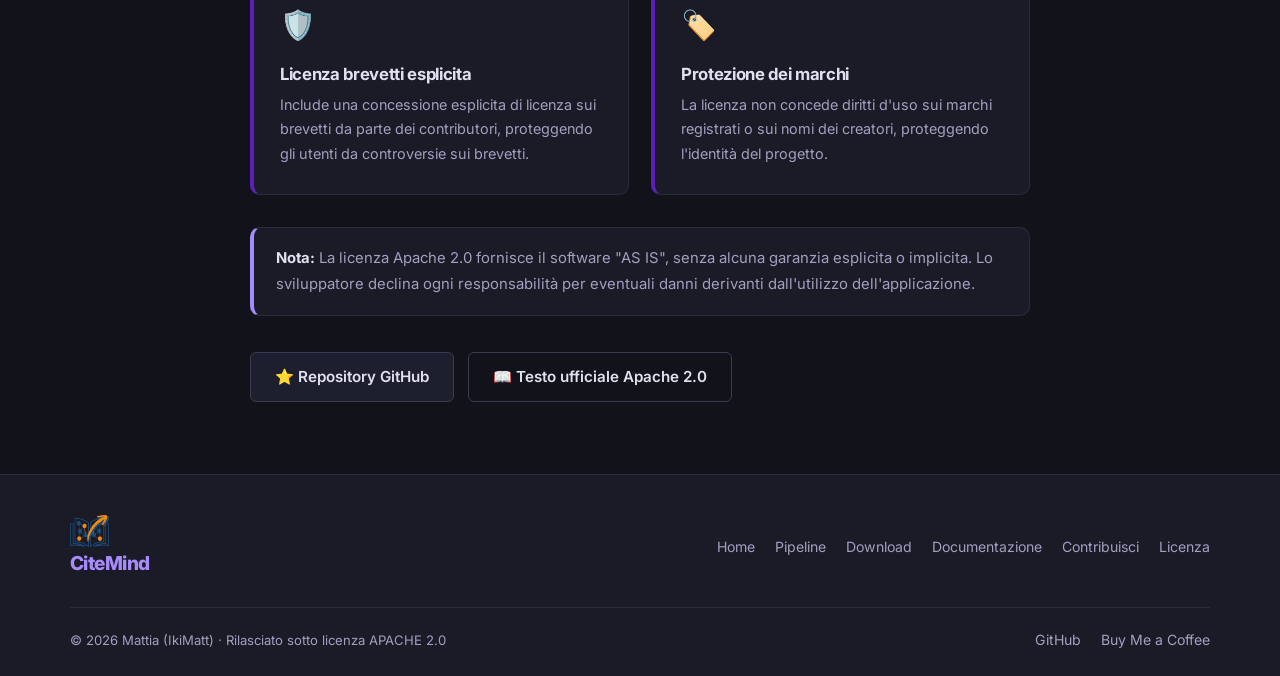
<file: licence.html>
<!DOCTYPE html>
<html lang="it">
<head>
  <meta charset="UTF-8" />
  <meta name="viewport" content="width=device-width, initial-scale=1.0" />
  <link rel="icon" type="image/png" href="Logo.png">
  <title>
    CiteMind
  </title>
  <meta name="description" class="lang-it" content="CiteMind è rilasciato sotto licenza Apache 2.0. Testo completo della licenza." />
  <meta name="description" class="lang-en" content="CiteMind is released under the Apache 2.0 licence. Full text of the licence." />
  <link rel="preconnect" href="https://fonts.googleapis.com" />
  <link rel="preconnect" href="https://fonts.gstatic.com" crossorigin />
  <link href="https://fonts.googleapis.com/css2?family=Inter:wght@400;500;600;700;800&display=swap" rel="stylesheet" />
  <link rel="stylesheet" href="style.css" />
  <script src="lang.js"></script>
</head>
<body>

<!-- ── Header ─────────────────────────────────────────────── -->
<header>
  <nav class="container">
    <a href="index.html" class="nav-logo">
      <img src="Logo.png" alt="CiteMind Logo" class="logo-img" width="39" height="32">
      <span>Cite<span class="logo-accent">Mind</span></span>
    </a>
    <ul class="nav-links">
      <li><a href="index.html">Home</a></li>
      <li><a href="pipeline.html">Pipeline</a></li>
      <li><a href="download.html">Download</a></li>
      <li class="dropdown">
        <span>Contributor <span class="dropdown-caret">▾</span></span>
        <ul class="dropdown-menu">
          <li><a href="contributor.html"><span class="lang-it">Come contribuire</span><span class="lang-en">How to contribute</span></a></li>
          <li><a href="creator.html"><span class="lang-it">Il Creatore</span><span class="lang-en">The Creator</span></a></li>
          <li><a href="events.html"><span class="lang-it">Eventi &amp; Incontri</span><span class="lang-en">Events &amp; Meetups</span></a></li>
        </ul>
      </li>
      <li><a href="doc.html">Doc</a></li>
      <li><a href="licence.html" class="active"><span class="lang-it">Licenza</span><span class="lang-en">Licence</span></a></li>
      <li class="lang-switcher">
        <button class="lang-btn" data-lang="it">IT</button>
        <button class="lang-btn" data-lang="en">EN</button>
      </li>
    </ul>
  </nav>
</header>

<!-- ── Page Hero ──────────────────────────────────────────── -->
<section class="page-hero">
  <div class="container">
    <div class="section-label">Open Source</div>
    <h1>
      <span class="lang-it">Licenza Apache 2.0</span>
      <span class="lang-en">Apache 2.0 Licence</span>
    </h1>
    <p>
      <span class="lang-it">CiteMind è software open source distribuito sotto i termini della Apache License, Version 2.0. Puoi usarlo, modificarlo e distribuirlo liberamente.</span>
      <span class="lang-en">CiteMind is open-source software distributed under the terms of the Apache License, Version 2.0. You can use, modify, and distribute it freely.</span>
    </p>
  </div>
</section>

<!-- ── Licence ─────────────────────────────────────────────── -->
<section>
  <div class="container">

    <div class="licence-box">
      <h1>Apache License</h1>
      <p style="font-weight: 600; color: var(--accent-badge); margin-bottom: 4px;">Version 2.0, January 2004</p>
      <p class="meta"><a href="https://www.apache.org/licenses/LICENSE-2.0.txt" target="_blank" rel="noopener">http://www.apache.org/licenses/</a> · Copyright © 2024 Mattia (IkiMatt)</p>

      <div class="code-block" style="background: var(--bg-surface); border: 1px solid var(--border); font-size: 0.85rem; line-height: 1.7; max-height: 520px; overflow-y: auto;">
<code>                                 Apache License
                           Version 2.0, January 2004
                        http://www.apache.org/licenses/

   TERMS AND CONDITIONS FOR USE, REPRODUCTION, AND DISTRIBUTION

   1. Definitions.

      "License" shall mean the terms and conditions for use, reproduction,
      and distribution as defined by Sections 1 through 9 of this document.

      "Licensor" shall mean the copyright owner or entity authorized by
      the copyright owner that is granting the License.

      "Legal Entity" shall mean the union of the acting entity and all
      other entities that control, are controlled by, or are under common
      control with that entity. For the purposes of this definition,
      "control" means (i) the power, direct or indirect, to cause the
      direction or management of such entity, whether by contract or
      otherwise, or (ii) ownership of fifty percent (50%) or more of the
      outstanding shares, or (iii) beneficial ownership of such entity.

      "You" (or "Your") shall mean an individual or Legal Entity
      exercising permissions granted by this License.

      "Source" form shall mean the preferred form for making modifications,
      including but not limited to software source code, documentation
      source, and configuration files.

      "Object" form shall mean any form resulting from mechanical
      transformation or translation of a Source form, including but
      not limited to compiled object code, generated documentation,
      and conversions to other media types.

      "Work" shall mean the work of authorship, whether in Source or
      Object form, made available under the License, as indicated by a
      copyright notice that is included in or attached to the work
      (an example is provided in the Appendix below).

      "Derivative Works" shall mean any work, whether in Source or Object
      form, that is based on (or derived from) the Work and for which the
      editorial revisions, annotations, elaborations, or other modifications
      represent, as a whole, an original work of authorship. For the purposes
      of this License, Derivative Works shall not include works that remain
      separable from, or merely link (or bind by name) to the interfaces of,
      the Work and Derivative Works thereof.

      "Contribution" shall mean any work of authorship, including
      the original version of the Work and any modifications or additions
      to that Work or Derivative Works thereof, that is intentionally
      submitted to Licensor for inclusion in the Work by the copyright owner
      or by an individual or Legal Entity authorized to submit on behalf of
      the copyright owner. For the purposes of this definition, "submitted"
      means any form of electronic, verbal, or written communication sent
      to the Licensor or its representatives, including but not limited to
      communication on electronic mailing lists, source code control systems,
      and issue tracking systems that are managed by, or on behalf of, the
      Licensor for the purpose of discussing and improving the Work, but
      excluding communication that is conspicuously marked or otherwise
      designated in writing by the copyright owner as "Not a Contribution."

      "Contributor" shall mean Licensor and any individual or Legal Entity
      on behalf of whom a Contribution has been received by Licensor and
      subsequently incorporated within the Work.

   2. Grant of Copyright License. Subject to the terms and conditions of
      this License, each Contributor hereby grants to You a perpetual,
      worldwide, non-exclusive, no-charge, royalty-free, irrevocable
      copyright license to reproduce, prepare Derivative Works of,
      publicly display, publicly perform, sublicense, and distribute the
      Work and such Derivative Works in Source or Object form.

   3. Grant of Patent License. Subject to the terms and conditions of
      this License, each Contributor hereby grants to You a perpetual,
      worldwide, non-exclusive, no-charge, royalty-free, irrevocable
      (except as stated in this section) patent license to make, have made,
      use, offer to sell, sell, import, and otherwise transfer the Work,
      where such license applies only to those patent claims licensable
      by such Contributor that are necessarily infringed by their
      Contribution(s) alone or by combination of their Contribution(s)
      with the Work to which such Contribution(s) was submitted. If You
      institute patent litigation against any entity (including a
      cross-claim or counterclaim in a lawsuit) alleging that the Work
      or a Contribution incorporated within the Work constitutes direct
      or contributory patent infringement, then any patent licenses
      granted to You under this License for that Work shall terminate
      as of the date such litigation is filed.

   4. Redistribution. You may reproduce and distribute copies of the
      Work or Derivative Works thereof in any medium, with or without
      modifications, and in Source or Object form, provided that You
      meet the following conditions:

      (a) You must give any other recipients of the Work or
          Derivative Works a copy of this License; and

      (b) You must cause any modified files to carry prominent notices
          stating that You changed the files; and

      (c) You must retain, in the Source form of any Derivative Works
          that You distribute, all copyright, patent, trademark, and
          attribution notices from the Source form of the Work,
          excluding those notices that do not pertain to any part of
          the Derivative Works; and

      (d) If the Work includes a "NOTICE" text file as part of its
          distribution, then any Derivative Works that You distribute must
          include a readable copy of the attribution notices contained
          within such NOTICE file, excluding those notices that do not
          pertain to any part of the Derivative Works, in at least one
          of the following places: within a NOTICE text file distributed
          as part of the Derivative Works; within the Source form or
          documentation, if provided along with the Derivative Works; or,
          within a display generated by the Derivative Works, if and
          wherever such third-party notices normally appear. The contents
          of the NOTICE file are for informational purposes only and
          do not modify the License. You may add Your own attribution
          notices within Derivative Works that You distribute, alongside
          or as an addendum to the NOTICE text from the Work, provided
          that such additional attribution notices cannot be construed
          as modifying the License.

      You may add Your own copyright statement to Your modifications and
      may provide additional or different license terms and conditions
      for use, reproduction, or distribution of Your modifications, or
      for any such Derivative Works as a whole, provided Your use,
      reproduction, and distribution of the Work otherwise complies with
      the conditions stated in this License.

   5. Submission of Contributions. Unless You explicitly state otherwise,
      any Contribution intentionally submitted for inclusion in the Work
      by You to the Licensor shall be under the terms and conditions of
      this License, without any additional terms or conditions.
      Notwithstanding the above, nothing herein shall supersede or modify
      the terms of any separate license agreement you may have executed
      with Licensor regarding such Contributions.

   6. Trademarks. This License does not grant permission to use the trade
      names, trademarks, service marks, or product names of the Licensor,
      except as required for reasonable and customary use in describing the
      origin of the Work and reproducing the content of the NOTICE file.

   7. Disclaimer of Warranty. Unless required by applicable law or
      agreed to in writing, Licensor provides the Work (and each
      Contributor provides its Contributions) on an "AS IS" BASIS,
      WITHOUT WARRANTIES OR CONDITIONS OF ANY KIND, either express or
      implied, including, without limitation, any warranties or conditions
      of TITLE, NON-INFRINGEMENT, MERCHANTABILITY, or FITNESS FOR A
      PARTICULAR PURPOSE. You are solely responsible for determining the
      appropriateness of using or redistributing the Work and assume any
      risks associated with Your exercise of permissions under this License.

   8. Limitation of Liability. In no event and under no legal theory,
      whether in tort (including negligence), contract, or otherwise,
      unless required by applicable law (such as deliberate and grossly
      negligent acts) or agreed to in writing, shall any Contributor be
      liable to You for damages, including any direct, indirect, special,
      incidental, or consequential damages of any character arising as a
      result of this License or out of the use or inability to use the
      Work (including but not limited to damages for loss of goodwill,
      work stoppage, computer failure or malfunction, or any and all
      other commercial damages or losses), even if such Contributor
      has been advised of the possibility of such damages.

   9. Accepting Warranty or Additional Liability. While redistributing
      the Work or Derivative Works thereof, You may choose to offer,
      and charge a fee for, acceptance of support, warranty, indemnity,
      or other liability obligations and/or rights consistent with this
      License. However, in accepting such obligations, You may act only
      on Your own behalf and on Your sole responsibility, not on behalf
      of any other Contributor, and only if You agree to indemnify,
      defend, and hold each Contributor harmless for any liability
      incurred by, or claims asserted against, such Contributor by reason
      of your accepting any such warranty or additional liability.

   END OF TERMS AND CONDITIONS</code>
      </div>
    </div>

    <!-- What this means -->
    <div style="max-width: 780px; margin: 48px auto 0;">
      <div class="section-label">
        <span class="lang-it">In parole semplici</span>
        <span class="lang-en">In simple words</span>
      </div>
      <h2 class="section-title" style="font-size: 1.5rem;">
        <span class="lang-it">Cosa ti permette la licenza Apache 2.0</span>
        <span class="lang-en">What the Apache 2.0 licence allows</span>
      </h2>

      <div class="feature-grid" style="grid-template-columns: repeat(2, 1fr); margin-top: 24px;">
        <div class="feature-card">
          <span class="card-icon">✅</span>
          <h3>
            <span class="lang-it">Uso commerciale e privato</span>
            <span class="lang-en">Commercial & private use</span>
          </h3>
          <p>
            <span class="lang-it">Puoi usare CiteMind liberamente per qualsiasi scopo personale, accademico o commerciale, senza dover pagare royalty.</span>
            <span class="lang-en">You can freely use CiteMind for personal, academic, or commercial purposes, without paying any royalties.</span>
          </p>
        </div>
        <div class="feature-card">
          <span class="card-icon">🔄</span>
          <h3>
            <span class="lang-it">Modifica e ridistribuzione</span>
            <span class="lang-en">Modification & distribution</span>
          </h3>
          <p>
            <span class="lang-it">Puoi modificare il codice e ridistribuirlo. È sufficiente indicare le modifiche apportate e conservare le note di copyright originali.</span>
            <span class="lang-en">You can modify the code and redistribute it. You must simply note any modifications and preserve original copyright notices.</span>
          </p>
        </div>
        <div class="feature-card">
          <span class="card-icon">🛡️</span>
          <h3>
            <span class="lang-it">Licenza brevetti esplicita</span>
            <span class="lang-en">Explicit patent grant</span>
          </h3>
          <p>
            <span class="lang-it">Include una concessione esplicita di licenza sui brevetti da parte dei contributori, proteggendo gli utenti da controversie sui brevetti.</span>
            <span class="lang-en">Includes an explicit grant of patent rights from contributors, protecting users against patent litigation regarding the software.</span>
          </p>
        </div>
        <div class="feature-card">
          <span class="card-icon">🏷️</span>
          <h3>
            <span class="lang-it">Protezione dei marchi</span>
            <span class="lang-en">Trademark protection</span>
          </h3>
          <p>
            <span class="lang-it">La licenza non concede diritti d'uso sui marchi registrati o sui nomi dei creatori, proteggendo l'identità del progetto.</span>
            <span class="lang-en">The licence does not grant permission to use the trade names or trademarks of the project and its contributors.</span>
          </p>
        </div>
      </div>

      <div class="info-box" style="margin-top: 32px;">
        <p>
          <span class="lang-it"><strong>Nota:</strong> La licenza Apache 2.0 fornisce il software "AS IS", senza alcuna garanzia esplicita o implicita. Lo sviluppatore declina ogni responsabilità per eventuali danni derivanti dall'utilizzo dell'applicazione.</span>
          <span class="lang-en"><strong>Note:</strong> The Apache 2.0 licence provides the software on an "AS IS" BASIS, WITHOUT WARRANTIES OR CONDITIONS OF ANY KIND. The creator is not liable for any damages arising from the use of the software.</span>
        </p>
      </div>

      <div style="margin-top: 36px; display: flex; gap: 14px; flex-wrap: wrap;">
        <a href="https://github.com/IkiMatt/CiteMind" target="_blank" rel="noopener" class="btn github-btn">
          <span class="lang-it">⭐ Repository GitHub</span>
          <span class="lang-en">⭐ GitHub Repository</span>
        </a>
        <a href="https://www.apache.org/licenses/LICENSE-2.0.txt" target="_blank" rel="noopener" class="btn btn-secondary">
          <span class="lang-it">📖 Testo ufficiale Apache 2.0</span>
          <span class="lang-en">📖 Official Apache 2.0 Text</span>
        </a>
      </div>
    </div>

  </div>
</section>

<!-- ── Footer ─────────────────────────────────────────────── -->
<footer>
  <div class="container">
    <div class="footer-inner">
      <div class="footer-logo">
        <img src="Logo.png" alt="CiteMind Logo" class="footer-logo-img" width="39" height="32">
        <span>Cite<span>Mind</span></span>
      </div>
      <div class="footer-links">
        <a href="index.html">Home</a>
        <a href="pipeline.html">Pipeline</a>
        <a href="download.html">Download</a>
        <a href="doc.html"><span class="lang-it">Documentazione</span><span class="lang-en">Documentation</span></a>
        <a href="contributor.html"><span class="lang-it">Contribuisci</span><span class="lang-en">Contribute</span></a>
        <a href="licence.html"><span class="lang-it">Licenza</span><span class="lang-en">Licence</span></a>
      </div>
    </div>
    <div class="footer-bottom">
      <p>© 2026 Mattia (IkiMatt) · <span class="lang-it">Rilasciato sotto licenza APACHE 2.0</span><span class="lang-en">Released under Apache 2.0 License</span></p>
      <div class="footer-links">
        <a href="https://github.com/IkiMatt/CiteMind" target="_blank" rel="noopener">GitHub</a>
        <a href="https://buymeacoffee.com/ikimattia" target="_blank" rel="noopener">Buy Me a Coffee</a>
      </div>
    </div>
  </div>
</footer>

</body>
</html>
</file>
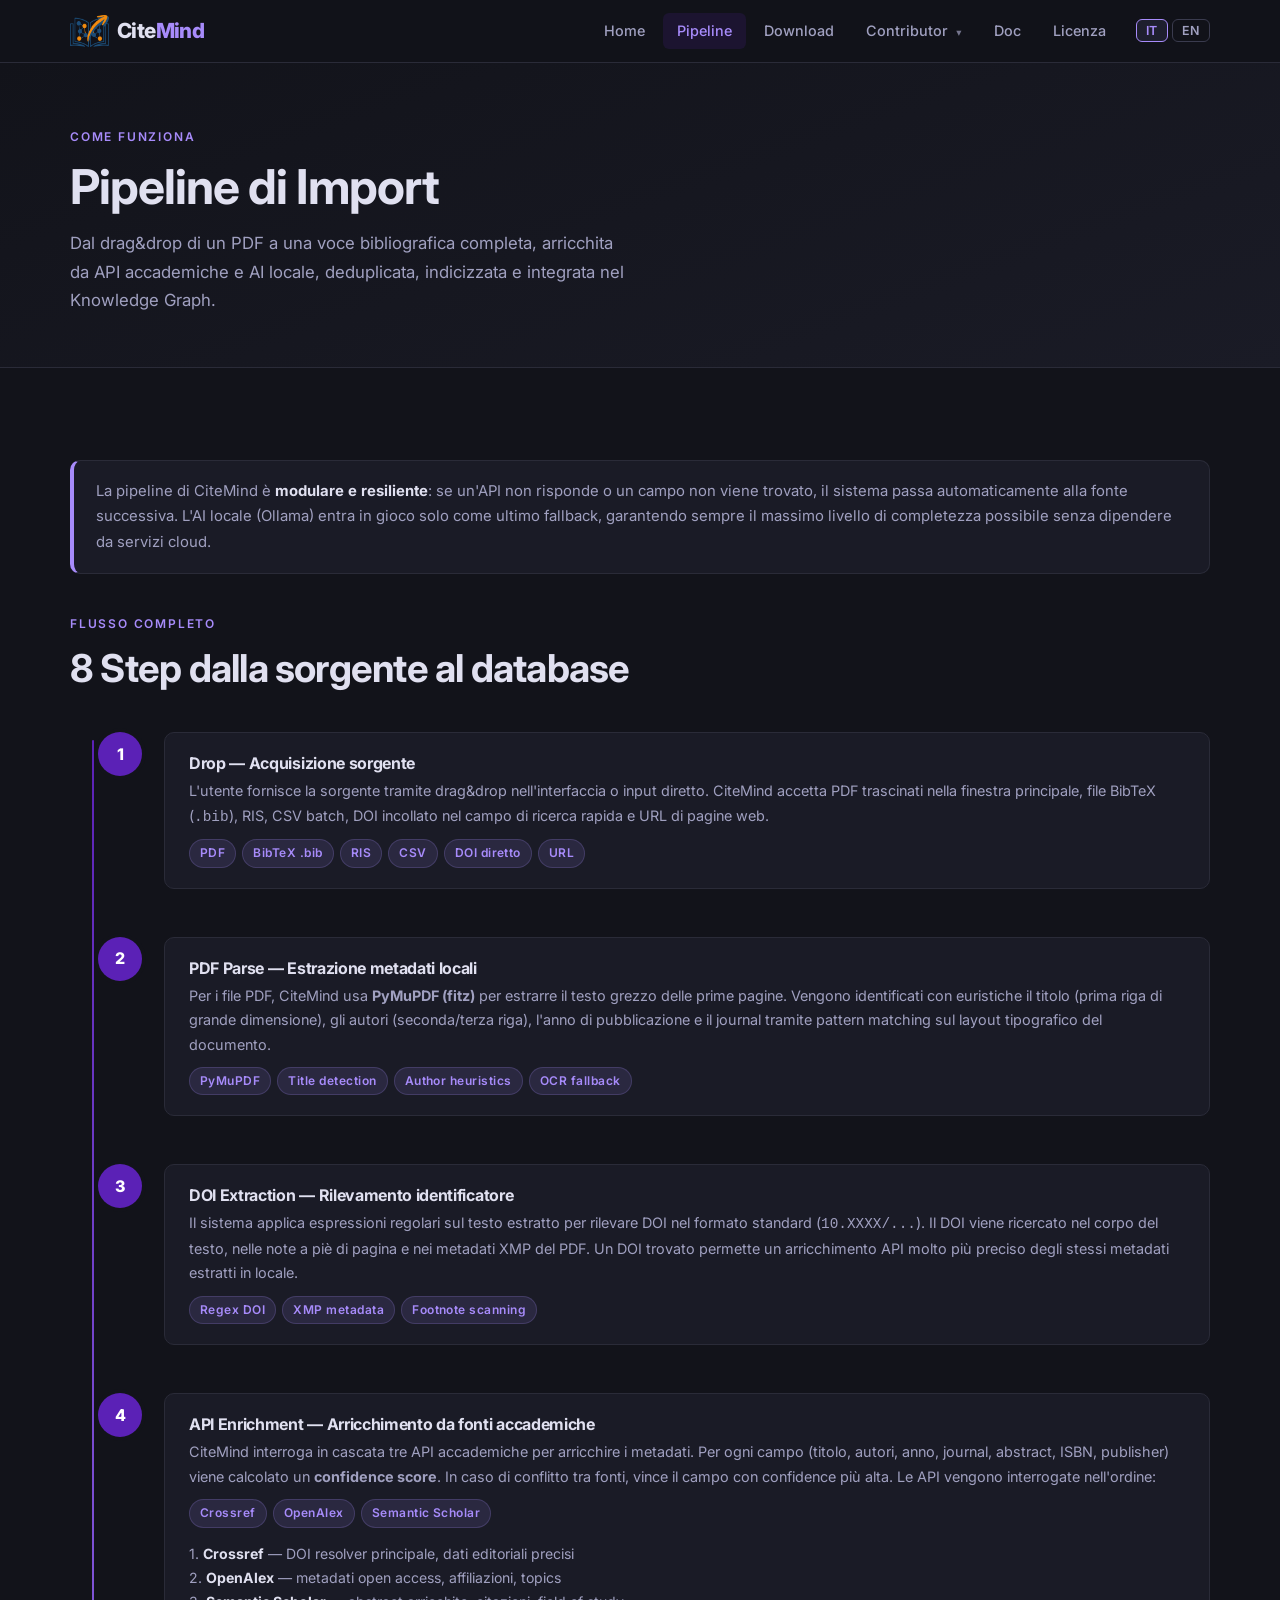
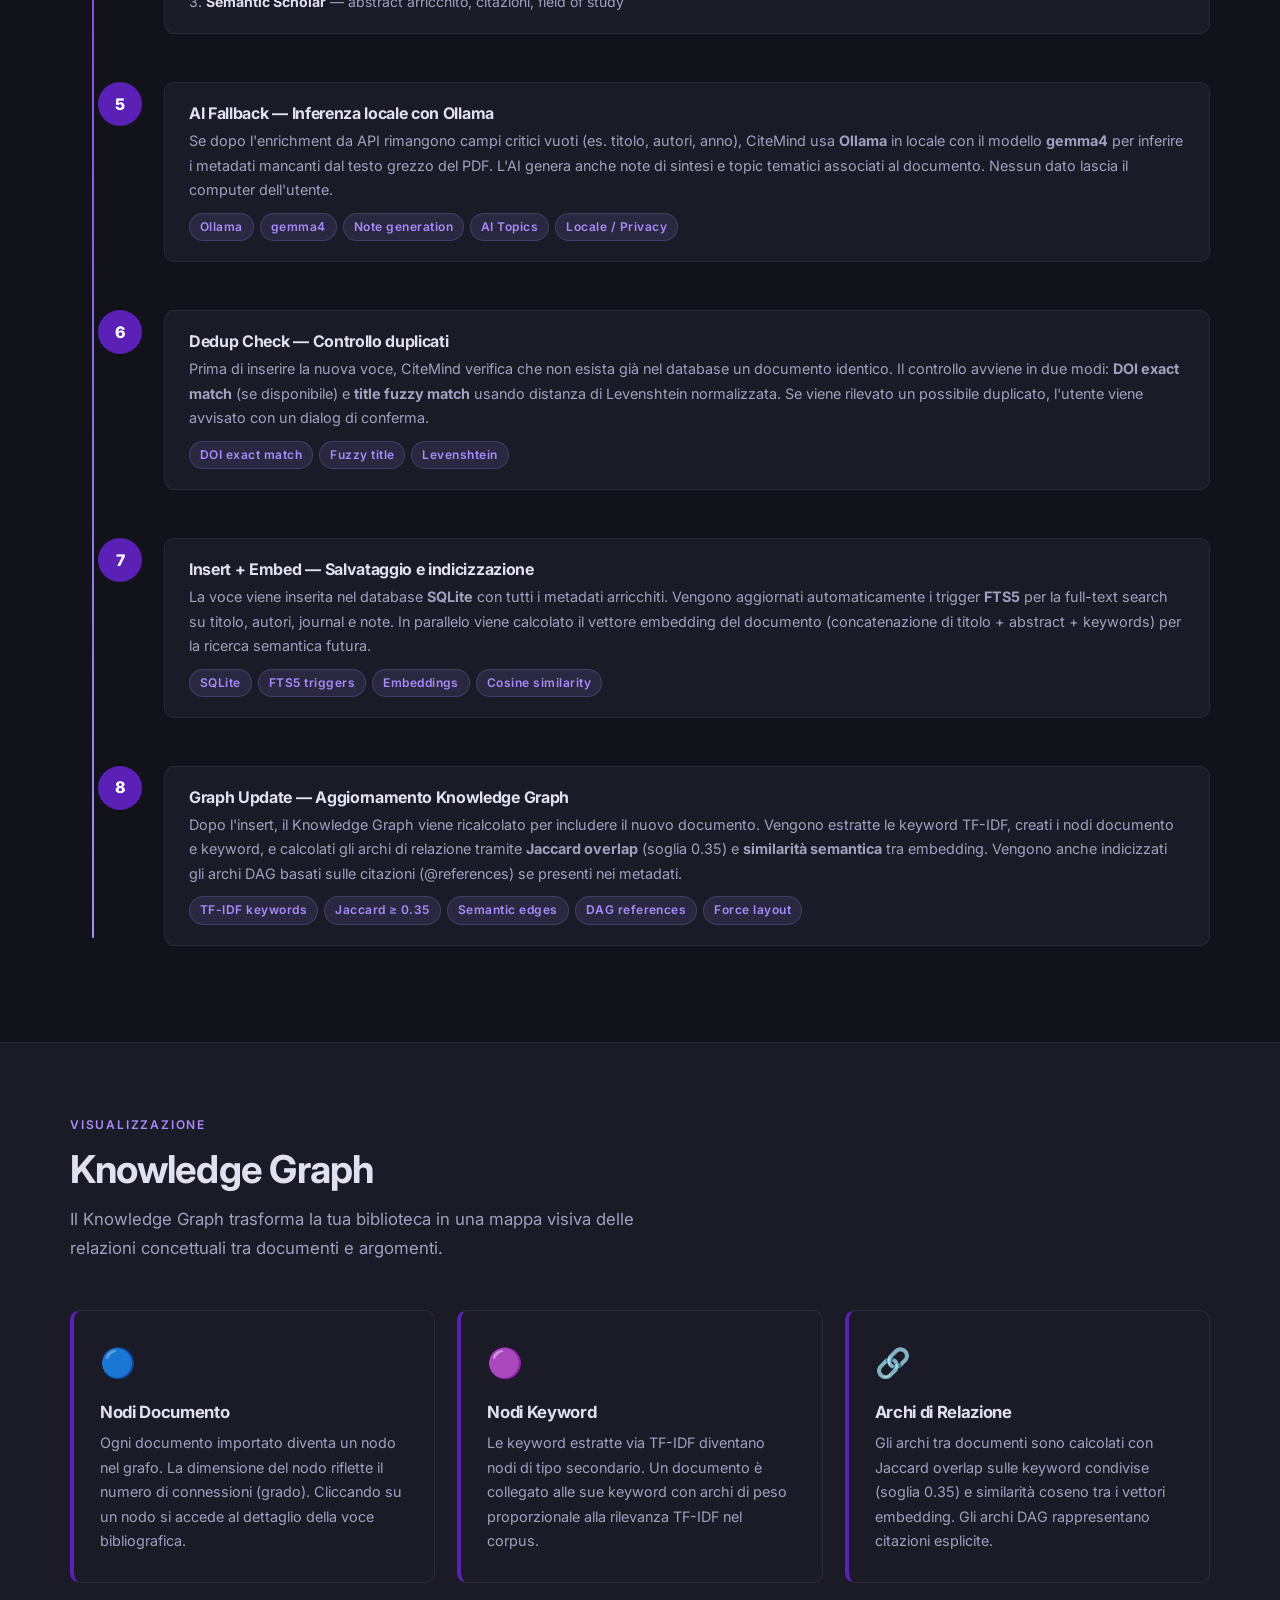
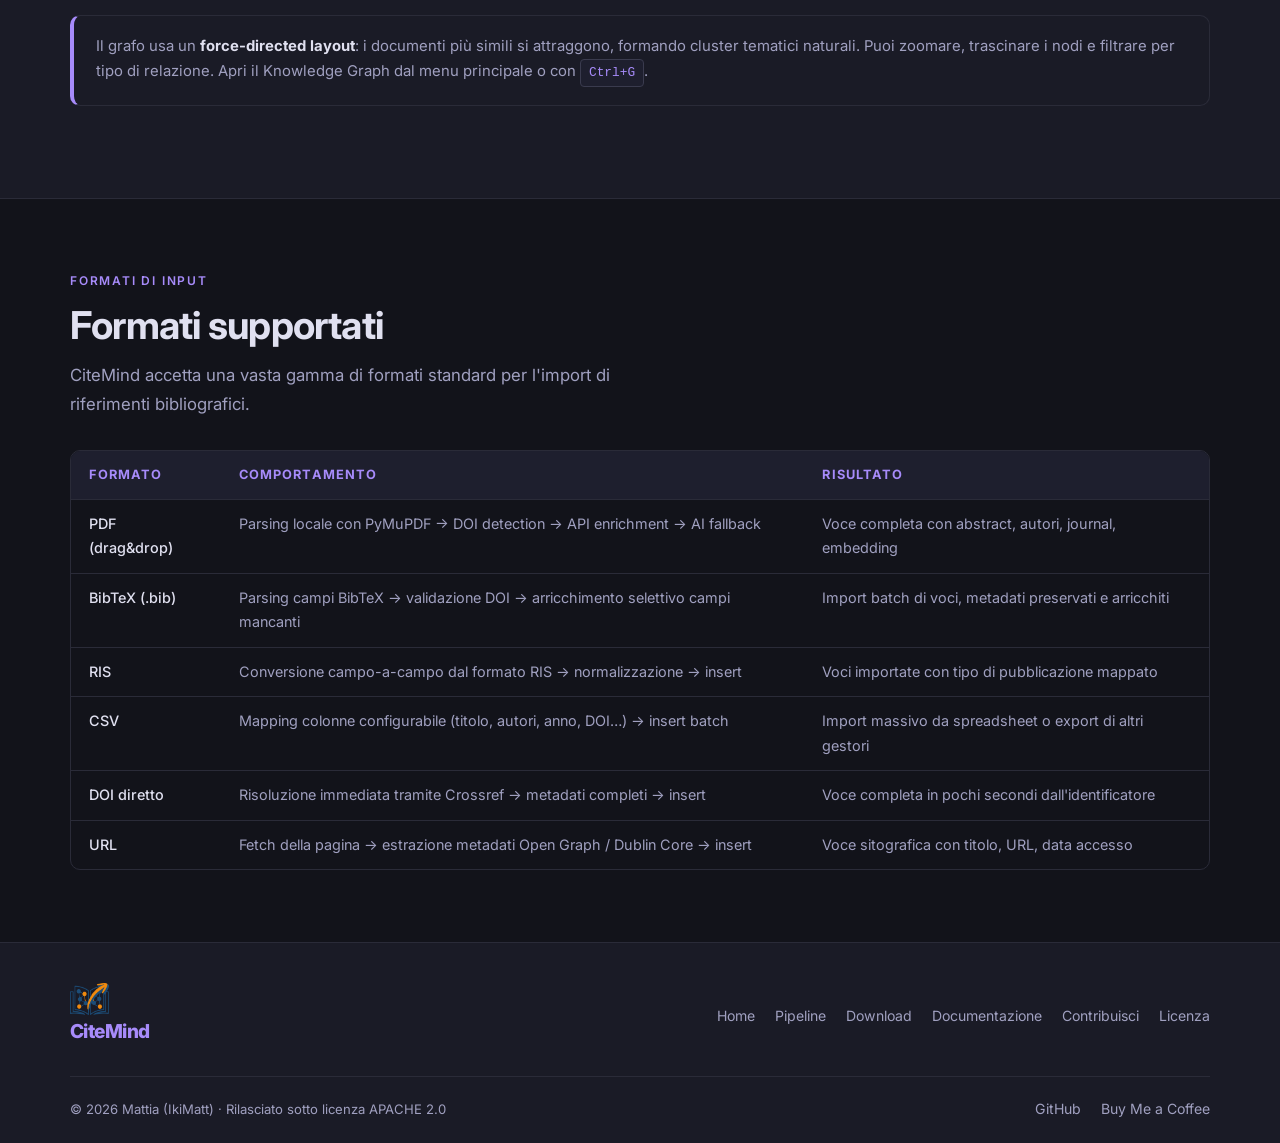
<file: pipeline.html>
<!DOCTYPE html>
<html lang="it">
<head>
  <meta charset="UTF-8" />
  <meta name="viewport" content="width=device-width, initial-scale=1.0" />
  <link rel="icon" type="image/png" href="Logo.png">
  <title>
    CiteMind
  </title>
  <meta name="description" class="lang-it" content="Scopri come funziona la pipeline di import di CiteMind: dall'acquisizione del PDF all'arricchimento AI, deduplicazione e aggiornamento del Knowledge Graph." />
  <meta name="description" class="lang-en" content="Discover how CiteMind's import pipeline works: from PDF acquisition to AI enrichment, deduplication, and Knowledge Graph updates." />
  <link rel="preconnect" href="https://fonts.googleapis.com" />
  <link rel="preconnect" href="https://fonts.gstatic.com" crossorigin />
  <link href="https://fonts.googleapis.com/css2?family=Inter:wght@400;500;600;700;800&display=swap" rel="stylesheet" />
  <link rel="stylesheet" href="style.css" />
  <script src="lang.js"></script>
</head>
<body>

<!-- ── Header ─────────────────────────────────────────────── -->
<header>
  <nav class="container">
    <a href="index.html" class="nav-logo">
      <img src="Logo.png" alt="CiteMind Logo" class="logo-img" width="39" height="32">
      <span>Cite<span class="logo-accent">Mind</span></span>
    </a>
    <ul class="nav-links">
      <li><a href="index.html">Home</a></li>
      <li><a href="pipeline.html" class="active">Pipeline</a></li>
      <li><a href="download.html">Download</a></li>
      <li class="dropdown">
        <span>Contributor <span class="dropdown-caret">▾</span></span>
        <ul class="dropdown-menu">
          <li><a href="contributor.html"><span class="lang-it">Come contribuire</span><span class="lang-en">How to contribute</span></a></li>
          <li><a href="creator.html"><span class="lang-it">Il Creatore</span><span class="lang-en">The Creator</span></a></li>
          <li><a href="events.html"><span class="lang-it">Eventi &amp; Incontri</span><span class="lang-en">Events &amp; Meetups</span></a></li>
        </ul>
      </li>
      <li><a href="doc.html">Doc</a></li>
      <li><a href="licence.html"><span class="lang-it">Licenza</span><span class="lang-en">Licence</span></a></li>
      <li class="lang-switcher">
        <button class="lang-btn" data-lang="it">IT</button>
        <button class="lang-btn" data-lang="en">EN</button>
      </li>
    </ul>
  </nav>
</header>

<!-- ── Page Hero ──────────────────────────────────────────── -->
<section class="page-hero">
  <div class="container">
    <div class="section-label">
      <span class="lang-it">Come funziona</span>
      <span class="lang-en">How it works</span>
    </div>
    <h1>
      <span class="lang-it">Pipeline di Import</span>
      <span class="lang-en">Import Pipeline</span>
    </h1>
    <p>
      <span class="lang-it">Dal drag&amp;drop di un PDF a una voce bibliografica completa, arricchita da API accademiche e AI locale, deduplicata, indicizzata e integrata nel Knowledge Graph.</span>
      <span class="lang-en">From drag&dropping a PDF to a complete bibliographic entry, enriched by academic APIs and local AI, deduplicated, indexed and integrated into the Knowledge Graph.</span>
    </p>
  </div>
</section>

<!-- ── Overview ───────────────────────────────────────────── -->
<section>
  <div class="container">
    <div class="info-box">
      <p>
        <span class="lang-it">La pipeline di CiteMind è <strong>modulare e resiliente</strong>: se un'API non risponde o un campo non viene trovato, il sistema passa automaticamente alla fonte successiva. L'AI locale (Ollama) entra in gioco solo come ultimo fallback, garantendo sempre il massimo livello di completezza possibile senza dipendere da servizi cloud.</span>
        <span class="lang-en">CiteMind's pipeline is modular and resilient: if an API doesn't respond or a field isn't found, the system automatically falls back to the next source. Local AI (Ollama) kicks in only as a last resort, always guaranteeing the highest possible completeness without relying on cloud services.</span>
      </p>
    </div>

    <div style="margin-top: 40px; margin-bottom: 16px;">
      <div class="section-label">
        <span class="lang-it">Flusso completo</span>
        <span class="lang-en">Full flow</span>
      </div>
      <h2 class="section-title">
        <span class="lang-it">8 Step dalla sorgente al database</span>
        <span class="lang-en">The 8 stages</span>
      </h2>
    </div>

    <div class="pipeline-steps">

      <!-- Step 1 -->
      <div class="step">
        <div class="step-number">1</div>
        <div class="step-body">
          <h3>
            <span class="lang-it">Drop — Acquisizione sorgente</span>
            <span class="lang-en">Drop</span>
          </h3>
          <p>
            <span class="lang-it">L'utente fornisce la sorgente tramite drag&amp;drop nell'interfaccia o input diretto. CiteMind accetta PDF trascinati nella finestra principale, file BibTeX (<code>.bib</code>), RIS, CSV batch, DOI incollato nel campo di ricerca rapida e URL di pagine web.</span>
            <span class="lang-en">The user drags and drops a PDF, .bib, .ris, .csv file, or pastes a DOI / URL directly into the application. The type is detected automatically.</span>
          </p>
          <div class="tag-list">
            <span class="tag">PDF</span>
            <span class="tag">BibTeX .bib</span>
            <span class="tag">RIS</span>
            <span class="tag">CSV</span>
            <span class="tag">DOI diretto</span>
            <span class="tag">URL</span>
          </div>
        </div>
      </div>

      <!-- Step 2 -->
      <div class="step">
        <div class="step-number">2</div>
        <div class="step-body">
          <h3>
            <span class="lang-it">PDF Parse — Estrazione metadati locali</span>
            <span class="lang-en">PDF Parse</span>
          </h3>
          <p>
            <span class="lang-it">Per i file PDF, CiteMind usa <strong>PyMuPDF (fitz)</strong> per estrarre il testo grezzo delle prime pagine. Vengono identificati con euristiche il titolo (prima riga di grande dimensione), gli autori (seconda/terza riga), l'anno di pubblicazione e il journal tramite pattern matching sul layout tipografico del documento.</span>
            <span class="lang-en">PyMuPDF extracts text from the PDF. Title, authors, year and DOI are identified using heuristics on the first pages. A confidence score is assigned to each field.</span>
          </p>
          <div class="tag-list">
            <span class="tag">PyMuPDF</span>
            <span class="tag">Title detection</span>
            <span class="tag">Author heuristics</span>
            <span class="tag">OCR fallback</span>
          </div>
        </div>
      </div>

      <!-- Step 3 -->
      <div class="step">
        <div class="step-number">3</div>
        <div class="step-body">
          <h3>
            <span class="lang-it">DOI Extraction — Rilevamento identificatore</span>
            <span class="lang-en">DOI Extraction</span>
          </h3>
          <p>
            <span class="lang-it">Il sistema applica espressioni regolari sul testo estratto per rilevare DOI nel formato standard (<code>10.XXXX/...</code>). Il DOI viene ricercato nel corpo del testo, nelle note a piè di pagina e nei metadati XMP del PDF. Un DOI trovato permette un arricchimento API molto più preciso degli stessi metadati estratti in locale.</span>
            <span class="lang-en">A regex scans the full text for DOI patterns (10.XXXX/...). The extracted DOI is used to query academic APIs with higher precision.</span>
          </p>
          <div class="tag-list">
            <span class="tag">Regex DOI</span>
            <span class="tag">XMP metadata</span>
            <span class="tag">Footnote scanning</span>
          </div>
        </div>
      </div>

      <!-- Step 4 -->
      <div class="step">
        <div class="step-number">4</div>
        <div class="step-body">
          <h3>
            <span class="lang-it">API Enrichment — Arricchimento da fonti accademiche</span>
            <span class="lang-en">API Enrichment</span>
          </h3>
          <p>
            <span class="lang-it">CiteMind interroga in cascata tre API accademiche per arricchire i metadati. Per ogni campo (titolo, autori, anno, journal, abstract, ISBN, publisher) viene calcolato un <strong>confidence score</strong>. In caso di conflitto tra fonti, vince il campo con confidence più alta. Le API vengono interrogate nell'ordine:</span>
            <span class="lang-en">Crossref, OpenAlex and Semantic Scholar are queried in order. Each source returns a confidence score per field; conflicts are resolved by taking the highest-confidence value. Data includes abstract, keywords, volume, issue and pages.</span>
          </p>
          <div class="tag-list">
            <span class="tag">Crossref</span>
            <span class="tag">OpenAlex</span>
            <span class="tag">Semantic Scholar</span>
          </div>
          <div style="margin-top: 14px;">
            <p style="font-size:.88rem;">1. <strong style="color:var(--fg-base)">Crossref</strong> — DOI resolver principale, dati editoriali precisi<br/>
            2. <strong style="color:var(--fg-base)">OpenAlex</strong> — metadati open access, affiliazioni, topics<br/>
            3. <strong style="color:var(--fg-base)">Semantic Scholar</strong> — abstract arricchito, citazioni, field of study</p>
          </div>
        </div>
      </div>

      <!-- Step 5 -->
      <div class="step">
        <div class="step-number">5</div>
        <div class="step-body">
          <h3>
            <span class="lang-it">AI Fallback — Inferenza locale con Ollama</span>
            <span class="lang-en">AI Fallback</span>
          </h3>
          <p>
            <span class="lang-it">Se dopo l'enrichment da API rimangono campi critici vuoti (es. titolo, autori, anno), CiteMind usa <strong>Ollama</strong> in locale con il modello <strong>gemma4</strong> per inferire i metadati mancanti dal testo grezzo del PDF. L'AI genera anche note di sintesi e topic tematici associati al documento. Nessun dato lascia il computer dell'utente.</span>
            <span class="lang-en">If metadata fields are still missing after the API phase, the local Ollama model (recommended: gemma4) infers them from the PDF text. Processing is fully local — no data leaves your machine.</span>
          </p>
          <div class="tag-list">
            <span class="tag">Ollama</span>
            <span class="tag">gemma4</span>
            <span class="tag">Note generation</span>
            <span class="tag">AI Topics</span>
            <span class="tag">Locale / Privacy</span>
          </div>
        </div>
      </div>

      <!-- Step 6 -->
      <div class="step">
        <div class="step-number">6</div>
        <div class="step-body">
          <h3>
            <span class="lang-it">Dedup Check — Controllo duplicati</span>
            <span class="lang-en">Dedup Check</span>
          </h3>
          <p>
            <span class="lang-it">Prima di inserire la nuova voce, CiteMind verifica che non esista già nel database un documento identico. Il controllo avviene in due modi: <strong>DOI exact match</strong> (se disponibile) e <strong>title fuzzy match</strong> usando distanza di Levenshtein normalizzata. Se viene rilevato un possibile duplicato, l'utente viene avvisato con un dialog di conferma.</span>
            <span class="lang-en">Before insertion, a duplicate check is performed by DOI and title similarity. If a match is found, the existing entry is updated rather than creating a duplicate.</span>
          </p>
          <div class="tag-list">
            <span class="tag">DOI exact match</span>
            <span class="tag">Fuzzy title</span>
            <span class="tag">Levenshtein</span>
          </div>
        </div>
      </div>

      <!-- Step 7 -->
      <div class="step">
        <div class="step-number">7</div>
        <div class="step-body">
          <h3>
            <span class="lang-it">Insert + Embed — Salvataggio e indicizzazione</span>
            <span class="lang-en">Insert + Embed</span>
          </h3>
          <p>
            <span class="lang-it">La voce viene inserita nel database <strong>SQLite</strong> con tutti i metadati arricchiti. Vengono aggiornati automaticamente i trigger <strong>FTS5</strong> per la full-text search su titolo, autori, journal e note. In parallelo viene calcolato il vettore embedding del documento (concatenazione di titolo + abstract + keywords) per la ricerca semantica futura.</span>
            <span class="lang-en">The entry is saved to SQLite. FTS5 triggers index title, authors, journal and notes for full-text search. Embedding vectors are generated for semantic search (cosine similarity).</span>
          </p>
          <div class="tag-list">
            <span class="tag">SQLite</span>
            <span class="tag">FTS5 triggers</span>
            <span class="tag">Embeddings</span>
            <span class="tag">Cosine similarity</span>
          </div>
        </div>
      </div>

      <!-- Step 8 -->
      <div class="step">
        <div class="step-number">8</div>
        <div class="step-body">
          <h3>
            <span class="lang-it">Graph Update — Aggiornamento Knowledge Graph</span>
            <span class="lang-en">Graph Update</span>
          </h3>
          <p>
            <span class="lang-it">Dopo l'insert, il Knowledge Graph viene ricalcolato per includere il nuovo documento. Vengono estratte le keyword TF-IDF, creati i nodi documento e keyword, e calcolati gli archi di relazione tramite <strong>Jaccard overlap</strong> (soglia 0.35) e <strong>similarità semantica</strong> tra embedding. Vengono anche indicizzati gli archi DAG basati sulle citazioni (@references) se presenti nei metadati.</span>
            <span class="lang-en">The Knowledge Graph is updated with new document and keyword nodes. Edges are computed via Jaccard keyword overlap (threshold 0.35) and semantic similarity from embeddings. The force-layout is recomputed.</span>
          </p>
          <div class="tag-list">
            <span class="tag">TF-IDF keywords</span>
            <span class="tag">Jaccard ≥ 0.35</span>
            <span class="tag">Semantic edges</span>
            <span class="tag">DAG references</span>
            <span class="tag">Force layout</span>
          </div>
        </div>
      </div>

    </div>
  </div>
</section>

<!-- ── Knowledge Graph ─────────────────────────────────────── -->
<section style="background: var(--bg-surface); border-top: 1px solid var(--border); border-bottom: 1px solid var(--border);">
  <div class="container">
    <div class="section-label">
      <span class="lang-it">Visualizzazione</span>
      <span class="lang-en">Visualisation</span>
    </div>
    <h2 class="section-title">
      <span class="lang-it">Knowledge Graph</span>
      <span class="lang-en">The Knowledge Graph</span>
    </h2>
    <p class="section-sub">
      <span class="lang-it">Il Knowledge Graph trasforma la tua biblioteca in una mappa visiva delle relazioni concettuali tra documenti e argomenti.</span>
      <span class="lang-en">The Knowledge Graph transforms your library into a visual map of conceptual relationships between documents and topics.</span>
    </p>

    <div class="feature-grid">
      <div class="feature-card">
        <span class="card-icon">🔵</span>
        <h3>
          <span class="lang-it">Nodi Documento</span>
          <span class="lang-en">Document Nodes</span>
        </h3>
        <p>
          <span class="lang-it">Ogni documento importato diventa un nodo nel grafo. La dimensione del nodo riflette il numero di connessioni (grado). Cliccando su un nodo si accede al dettaglio della voce bibliografica.</span>
          <span class="lang-en">Each imported document becomes a node in the graph. The size of the node reflects the number of connections (degree). Clicking on a node gives access to the details of the bibliographic entry.</span>
        </p>
      </div>
      <div class="feature-card">
        <span class="card-icon">🟣</span>
        <h3>
          <span class="lang-it">Nodi Keyword</span>
          <span class="lang-en">Keyword Nodes</span>
        </h3>
        <p>
          <span class="lang-it">Le keyword estratte via TF-IDF diventano nodi di tipo secondario. Un documento è collegato alle sue keyword con archi di peso proporzionale alla rilevanza TF-IDF nel corpus.</span>
          <span class="lang-en">Keywords extracted via TF-IDF become secondary nodes. A document is linked to its keywords with edges of weight proportional to the TF-IDF relevance in the corpus.</span>
        </p>
      </div>
      <div class="feature-card">
        <span class="card-icon">🔗</span>
        <h3>
          <span class="lang-it">Archi di Relazione</span>
          <span class="lang-en">Relationship Edges</span>
        </h3>
        <p>
          <span class="lang-it">Gli archi tra documenti sono calcolati con Jaccard overlap sulle keyword condivise (soglia 0.35) e similarità coseno tra i vettori embedding. Gli archi DAG rappresentano citazioni esplicite.</span>
          <span class="lang-en">Edges between documents are calculated with Jaccard overlap on shared keywords (threshold 0.35) and cosine similarity between embedding vectors. DAG edges represent explicit citations.</span>
        </p>
      </div>
    </div>

    <div class="info-box" style="margin-top: 32px;">
      <p>
        <span class="lang-it">Il grafo usa un <strong>force-directed layout</strong>: i documenti più simili si attraggono, formando cluster tematici naturali. Puoi zoomare, trascinare i nodi e filtrare per tipo di relazione. Apri il Knowledge Graph dal menu principale o con <kbd>Ctrl+G</kbd>.</span>
        <span class="lang-en">The graph uses a <strong>force-directed layout</strong>: similar documents attract each other, forming natural thematic clusters. You can zoom, drag nodes and filter by relationship type. Open the Knowledge Graph from the main menu or with <kbd>Ctrl+G</kbd>.</span>
      </p>
    </div>
  </div>
</section>

<!-- ── Formati supportati ──────────────────────────────────── -->
<section>
  <div class="container">
    <div class="section-label">
      <span class="lang-it">Formati di input</span>
      <span class="lang-en">Input Formats</span>
    </div>
    <h2 class="section-title">
      <span class="lang-it">Formati supportati</span>
      <span class="lang-en">Supported formats</span>
    </h2>
    <p class="section-sub" style="margin-bottom: 32px;">
      <span class="lang-it">CiteMind accetta una vasta gamma di formati standard per l'import di riferimenti bibliografici.</span>
      <span class="lang-en">CiteMind accepts a wide range of standard formats for importing bibliographic references.</span>
    </p>

    <div class="table-wrap">
      <table>
        <thead>
          <tr>
            <th>
              <span class="lang-it">Formato</span>
              <span class="lang-en">Format</span>
            </th>
            <th>
              <span class="lang-it">Comportamento</span>
              <span class="lang-en">Behaviour</span>
            </th>
            <th>
              <span class="lang-it">Risultato</span>
              <span class="lang-en">Result</span>
            </th>
          </tr>
        </thead>
        <tbody>
          <tr>
            <td>PDF (drag&amp;drop)</td>
            <td>
              <span class="lang-it">Parsing locale con PyMuPDF → DOI detection → API enrichment → AI fallback</span>
              <span class="lang-en">Local parsing with PyMuPDF → DOI detection → API enrichment → AI fallback</span>
            </td>
            <td>
              <span class="lang-it">Voce completa con abstract, autori, journal, embedding</span>
              <span class="lang-en">Complete entry with abstract, authors, journal, embedding</span>
            </td>
          </tr>
          <tr>
            <td>BibTeX (.bib)</td>
            <td>
              <span class="lang-it">Parsing campi BibTeX → validazione DOI → arricchimento selettivo campi mancanti</span>
              <span class="lang-en">BibTeX field parsing → DOI validation → selective enrichment of missing fields</span>
            </td>
            <td>
              <span class="lang-it">Import batch di voci, metadati preservati e arricchiti</span>
              <span class="lang-en">Batch import of entries, metadata preserved and enriched</span>
            </td>
          </tr>
          <tr>
            <td>RIS</td>
            <td>
              <span class="lang-it">Conversione campo-a-campo dal formato RIS → normalizzazione → insert</span>
              <span class="lang-en">Field-by-field conversion from RIS format → normalisation → insert</span>
            </td>
            <td>
              <span class="lang-it">Voci importate con tipo di pubblicazione mappato</span>
              <span class="lang-en">Imported entries with mapped publication type</span>
            </td>
          </tr>
          <tr>
            <td>CSV</td>
            <td>
              <span class="lang-it">Mapping colonne configurabile (titolo, autori, anno, DOI…) → insert batch</span>
              <span class="lang-en">Configurable column mapping (title, authors, year, DOI...) → batch insert</span>
            </td>
            <td>
              <span class="lang-it">Import massivo da spreadsheet o export di altri gestori</span>
              <span class="lang-en">Mass import from spreadsheets or export from other managers</span>
            </td>
          </tr>
          <tr>
            <td>DOI diretto</td>
            <td>
              <span class="lang-it">Risoluzione immediata tramite Crossref → metadati completi → insert</span>
              <span class="lang-en">Immediate resolution via Crossref → complete metadata → insert</span>
            </td>
            <td>
              <span class="lang-it">Voce completa in pochi secondi dall'identificatore</span>
              <span class="lang-en">Complete entry in seconds from the identifier</span>
            </td>
          </tr>
          <tr>
            <td>URL</td>
            <td>
              <span class="lang-it">Fetch della pagina → estrazione metadati Open Graph / Dublin Core → insert</span>
              <span class="lang-en">Page fetch → Open Graph / Dublin Core metadata extraction → insert</span>
            </td>
            <td>
              <span class="lang-it">Voce sitografica con titolo, URL, data accesso</span>
              <span class="lang-en">Sitography entry with title, URL, access date</span>
            </td>
          </tr>
        </tbody>
      </table>
    </div>
  </div>
</section>

<!-- ── Footer ─────────────────────────────────────────────── -->
<footer>
  <div class="container">
    <div class="footer-inner">
      <div class="footer-logo">
        <img src="Logo.png" alt="CiteMind Logo" class="footer-logo-img" width="39" height="32">
        <span>Cite<span>Mind</span></span>
      </div>
      <div class="footer-links">
        <a href="index.html">Home</a>
        <a href="pipeline.html">Pipeline</a>
        <a href="download.html">Download</a>
        <a href="doc.html"><span class="lang-it">Documentazione</span><span class="lang-en">Documentation</span></a>
        <a href="contributor.html"><span class="lang-it">Contribuisci</span><span class="lang-en">Contribute</span></a>
        <a href="licence.html"><span class="lang-it">Licenza</span><span class="lang-en">Licence</span></a>
      </div>
    </div>
    <div class="footer-bottom">
      <p>© 2026 Mattia (IkiMatt) · <span class="lang-it">Rilasciato sotto licenza APACHE 2.0</span><span class="lang-en">Released under Apache 2.0 License</span></p>
      <div class="footer-links">
        <a href="https://github.com/IkiMatt/CiteMind" target="_blank" rel="noopener">GitHub</a>
        <a href="https://buymeacoffee.com/ikimattia" target="_blank" rel="noopener">Buy Me a Coffee</a>
      </div>
    </div>
  </div>
</footer>

</body>
</html>
</file>
<file: style.css>
/* ============================================================
   CiteMind – style.css  (Dark Theme)
   ============================================================ */

/* ── Custom Properties ────────────────────────────────────── */
:root {
  --bg-base:        #12131a;
  --bg-surface:     #1a1b26;
  --bg-input:       #1e1f2e;
  --fg-base:        #e0e0f0;
  --fg-muted:       #a0a0c0;
  --accent:         #5b21b6;
  --accent-hover:   #6d28d9;
  --accent-light:   #7c3aed;
  --accent-badge:   #a78bfa;
  --border:         #2a2b38;
  --border-input:   #3a3b4e;
  --autosave:       #34d399;
  --danger:         #fca5a5;

  --radius-sm:  6px;
  --radius-md:  10px;
  --radius-lg:  16px;
  --shadow:     0 4px 24px rgba(0,0,0,.45);
  --transition: .2s ease;
  --font-body:  'Inter', system-ui, sans-serif;
  --font-mono:  'Fira Code', 'Consolas', monospace;
}

/* ── Reset ────────────────────────────────────────────────── */
*, *::before, *::after { box-sizing: border-box; margin: 0; padding: 0; }
html {
  scroll-behavior: smooth;
  font-size: 16px;
  background-color: var(--bg-base);
  color: var(--fg-base);
}

body {
  font-family: var(--font-body);
  background: var(--bg-base);
  color: var(--fg-base);
  line-height: 1.7;
  min-height: 100vh;
  display: flex;
  flex-direction: column;
}

a { color: var(--accent-badge); text-decoration: none; transition: color var(--transition); }
a:hover { color: var(--accent-light); }

img { max-width: 100%; display: block; }

h1, h2, h3, h4 {
  line-height: 1.25;
  font-weight: 700;
  letter-spacing: -.02em;
}

p { color: var(--fg-muted); }

ul { list-style: none; }

/* ── Layout helpers ───────────────────────────────────────── */
.container {
  width: min(1140px, 94vw);
  margin-inline: auto;
}

section {
  padding: 72px 0;
}

.section-label {
  font-size: .75rem;
  font-weight: 600;
  letter-spacing: .15em;
  text-transform: uppercase;
  color: var(--accent-badge);
  margin-bottom: 10px;
}

.section-title {
  font-size: clamp(1.6rem, 3.5vw, 2.4rem);
  color: var(--fg-base);
  margin-bottom: 12px;
}

.section-sub {
  font-size: 1.05rem;
  color: var(--fg-muted);
  max-width: 620px;
  margin-bottom: 48px;
}

/* ── Sticky Header & Nav ──────────────────────────────────── */
header {
  position: sticky;
  top: 0;
  z-index: 100;
  background: rgba(18, 19, 26, .92);
  backdrop-filter: blur(12px);
  -webkit-backdrop-filter: blur(12px);
  border-bottom: 1px solid var(--border);
}

nav {
  display: flex;
  align-items: center;
  justify-content: space-between;
  height: 62px;
  gap: 24px;
}

.nav-logo {
  font-size: 1.3rem;
  font-weight: 800;
  color: var(--fg-base);
  letter-spacing: -.03em;
  display: flex;
  align-items: center;
  gap: 8px;
}

.nav-logo span.logo-accent { color: var(--accent-badge); }

.nav-links {
  display: flex;
  align-items: center;
  gap: 4px;
  flex-wrap: wrap;
}

.nav-links > li {
  position: relative;
}

.nav-links > li > a,
.nav-links > li > span {
  display: block;
  padding: 6px 14px;
  border-radius: var(--radius-sm);
  font-size: .9rem;
  font-weight: 500;
  color: var(--fg-muted);
  cursor: pointer;
  transition: background var(--transition), color var(--transition);
  white-space: nowrap;
}

.nav-links > li > a:hover,
.nav-links > li:hover > span {
  background: var(--bg-input);
  color: var(--fg-base);
}

.nav-links > li > a.active {
  color: var(--accent-badge);
  background: rgba(91,33,182,.15);
}

/* Dropdown — the transparent padding-top bridges the gap between
   the trigger and the menu so the hover state is never lost. */
.dropdown { position: relative; }

.dropdown-menu {
  display: none;
  position: absolute;
  top: 100%;           /* flush with parent bottom — no gap */
  left: 0;
  min-width: 180px;
  background: var(--bg-surface);
  border: 1px solid var(--border);
  border-radius: var(--radius-md);
  box-shadow: var(--shadow);
  padding: 6px;
  padding-top: 12px;   /* visual offset achieved via internal padding, not margin */
  z-index: 200;
}

.dropdown:hover .dropdown-menu,
.dropdown.open .dropdown-menu { display: block; }

/* Invisible bridge between the trigger and the visible menu box */
.dropdown-menu::before {
  content: '';
  position: absolute;
  top: -12px;
  left: 0;
  right: 0;
  height: 12px;
}

.dropdown-menu a {
  display: block;
  padding: 8px 14px;
  border-radius: var(--radius-sm);
  font-size: .88rem;
  color: var(--fg-muted);
  transition: background var(--transition), color var(--transition);
}

.dropdown-menu a:hover {
  background: var(--bg-input);
  color: var(--fg-base);
}

.dropdown-caret { font-size: .65rem; margin-left: 4px; opacity: .7; }

/* ── Language switcher ────────────────────────────────────── */
.lang-switcher {
  display: flex;
  align-items: center;
  gap: 4px;
  margin-left: 12px;
}

.lang-btn {
  background: transparent;
  border: 1px solid var(--border-input);
  border-radius: var(--radius-sm);
  color: var(--fg-muted);
  font-size: .78rem;
  font-weight: 600;
  padding: 3px 9px;
  cursor: pointer;
  letter-spacing: .05em;
  transition: background var(--transition), color var(--transition), border-color var(--transition);
  font-family: var(--font-body);
}

.lang-btn:hover,
.lang-btn.active {
  background: var(--bg-input);
  border-color: var(--accent-badge);
  color: var(--accent-badge);
}

/* Hide/show language layers */
.lang-en { display: none !important; }

html[data-lang="en"] .lang-it,
body[data-lang="en"] .lang-it { display: none !important; }

html[data-lang="en"] .lang-en,
body[data-lang="en"] .lang-en { display: inline !important; }

html[data-lang="en"] .lang-btn[data-lang="en"],
body[data-lang="en"] .lang-btn[data-lang="en"] { background: var(--bg-input); border-color: var(--accent-badge); color: var(--accent-badge); }

html:not([data-lang="en"]) .lang-btn[data-lang="it"],
body:not([data-lang="en"]) .lang-btn[data-lang="it"] { background: var(--bg-input); border-color: var(--accent-badge); color: var(--accent-badge); }

/* ── Hero ─────────────────────────────────────────────────── */
.hero {
  background: linear-gradient(160deg, var(--bg-base) 0%, var(--bg-surface) 60%, #1c1535 100%);
  text-align: center;
  padding: 110px 0 90px;
  position: relative;
  overflow: hidden;
}

.hero::before {
  content: '';
  position: absolute;
  inset: 0;
  background: radial-gradient(ellipse 60% 50% at 50% 0%, rgba(91,33,182,.18) 0%, transparent 70%);
  pointer-events: none;
}

.hero-badge {
  display: inline-flex;
  align-items: center;
  gap: 6px;
  background: rgba(167,139,250,.12);
  border: 1px solid rgba(167,139,250,.25);
  color: var(--accent-badge);
  font-size: .78rem;
  font-weight: 600;
  letter-spacing: .1em;
  text-transform: uppercase;
  padding: 4px 14px;
  border-radius: 999px;
  margin-bottom: 24px;
}

.hero h1 {
  font-size: clamp(2.8rem, 7vw, 5rem);
  background: linear-gradient(135deg, #e0e0f0 30%, var(--accent-badge) 100%);
  -webkit-background-clip: text;
  -webkit-text-fill-color: transparent;
  background-clip: text;
  margin-bottom: 20px;
}

.hero-tagline {
  font-size: clamp(1.05rem, 2.2vw, 1.3rem);
  color: var(--fg-muted);
  max-width: 580px;
  margin: 0 auto 36px;
}

.hero-cta {
  display: flex;
  gap: 14px;
  justify-content: center;
  flex-wrap: wrap;
}

/* ── Buttons ──────────────────────────────────────────────── */
.btn {
  display: inline-flex;
  align-items: center;
  gap: 8px;
  padding: 11px 24px;
  border-radius: var(--radius-sm);
  font-size: .95rem;
  font-weight: 600;
  cursor: pointer;
  border: none;
  transition: background var(--transition), transform var(--transition), box-shadow var(--transition);
  text-decoration: none;
  white-space: nowrap;
}

.btn:active { transform: scale(.97); }

.btn-primary {
  background: var(--accent);
  color: #fff;
  box-shadow: 0 0 0 0 rgba(91,33,182,0);
}

.btn-primary:hover {
  background: var(--accent-hover);
  color: #fff;
  box-shadow: 0 4px 20px rgba(91,33,182,.45);
}

.btn-secondary {
  background: transparent;
  color: var(--fg-base);
  border: 1px solid var(--border-input);
}

.btn-secondary:hover {
  background: var(--bg-input);
  border-color: var(--accent-badge);
  color: var(--accent-badge);
}

.btn-large {
  padding: 15px 36px;
  font-size: 1.05rem;
  border-radius: var(--radius-md);
}

.bmc-btn {
  background: #ffdd00;
  color: #000;
  font-weight: 700;
}

.bmc-btn:hover {
  background: #ffe833;
  color: #000;
  box-shadow: 0 4px 18px rgba(255,220,0,.35);
}

.github-btn {
  background: var(--bg-input);
  color: var(--fg-base);
  border: 1px solid var(--border-input);
}

.github-btn:hover {
  border-color: var(--accent-badge);
  color: var(--accent-badge);
}

/* ── Feature Grid ─────────────────────────────────────────── */
.feature-grid {
  display: grid;
  grid-template-columns: repeat(3, 1fr);
  gap: 22px;
}

.feature-card {
  background: var(--bg-surface);
  border: 1px solid var(--border);
  border-left: 4px solid var(--accent);
  border-radius: var(--radius-md);
  padding: 28px 26px;
  transition: border-color var(--transition), box-shadow var(--transition), transform var(--transition);
}

.feature-card:hover {
  border-left-color: var(--accent-badge);
  box-shadow: 0 6px 28px rgba(91,33,182,.2);
  transform: translateY(-3px);
}

.feature-card .card-icon {
  font-size: 1.8rem;
  margin-bottom: 14px;
  display: block;
}

.feature-card h3 {
  font-size: 1.05rem;
  color: var(--fg-base);
  margin-bottom: 8px;
}

.feature-card p {
  font-size: .9rem;
  color: var(--fg-muted);
}

/* ── Pipeline Steps ───────────────────────────────────────── */
.pipeline-steps {
  display: flex;
  flex-direction: column;
  gap: 0;
  position: relative;
  padding-left: 28px;
}

.pipeline-steps::before {
  content: '';
  position: absolute;
  left: 22px;
  top: 32px;
  bottom: 32px;
  width: 2px;
  background: linear-gradient(to bottom, var(--accent), var(--accent-badge));
  border-radius: 2px;
}

.step {
  display: flex;
  gap: 22px;
  align-items: flex-start;
  padding: 24px 0;
  position: relative;
}

.step-number {
  flex-shrink: 0;
  width: 44px;
  height: 44px;
  border-radius: 50%;
  background: var(--accent);
  color: #fff;
  display: flex;
  align-items: center;
  justify-content: center;
  font-weight: 800;
  font-size: 1rem;
  position: relative;
  z-index: 1;
  box-shadow: 0 0 0 4px var(--bg-base);
  transition: background var(--transition), box-shadow var(--transition);
}

.step:hover .step-number {
  background: var(--accent-badge);
  box-shadow: 0 0 0 4px var(--bg-base), 0 0 16px rgba(167,139,250,.4);
}

.step-body {
  background: var(--bg-surface);
  border: 1px solid var(--border);
  border-radius: var(--radius-md);
  padding: 20px 24px;
  flex: 1;
  transition: border-color var(--transition);
}

.step:hover .step-body { border-color: var(--border-input); }

.step-body h3 {
  font-size: 1rem;
  color: var(--fg-base);
  margin-bottom: 6px;
}

.step-body p {
  font-size: .9rem;
  color: var(--fg-muted);
  margin: 0;
}

.step-body .tag-list {
  display: flex;
  flex-wrap: wrap;
  gap: 6px;
  margin-top: 10px;
}

/* ── Tags / Pills ─────────────────────────────────────────── */
.tag {
  display: inline-block;
  padding: 3px 10px;
  border-radius: 999px;
  font-size: .75rem;
  font-weight: 600;
  letter-spacing: .04em;
  background: rgba(167,139,250,.12);
  color: var(--accent-badge);
  border: 1px solid rgba(167,139,250,.2);
}

.tag-green {
  background: rgba(52,211,153,.1);
  color: var(--autosave);
  border-color: rgba(52,211,153,.2);
}

.tag-red {
  background: rgba(252,165,165,.1);
  color: var(--danger);
  border-color: rgba(252,165,165,.2);
}

/* ── Code Block ───────────────────────────────────────────── */
.code-block {
  background: var(--bg-input);
  border: 1px solid var(--border-input);
  border-radius: var(--radius-md);
  padding: 22px 26px;
  overflow-x: auto;
  margin: 20px 0;
  position: relative;
}

.code-block code {
  font-family: var(--font-mono);
  font-size: .88rem;
  color: var(--accent-badge);
  white-space: pre;
  display: block;
  line-height: 1.7;
}

.code-block .comment { color: var(--fg-muted); }
.code-block .keyword { color: #93c5fd; }
.code-block .string  { color: var(--autosave); }

/* ── Tables ───────────────────────────────────────────────── */
.table-wrap {
  overflow-x: auto;
  border-radius: var(--radius-md);
  border: 1px solid var(--border);
}

table {
  width: 100%;
  border-collapse: collapse;
  font-size: .9rem;
}

thead tr {
  background: var(--bg-input);
}

thead th {
  padding: 13px 18px;
  text-align: left;
  color: var(--accent-badge);
  font-size: .8rem;
  font-weight: 700;
  letter-spacing: .08em;
  text-transform: uppercase;
  border-bottom: 1px solid var(--border);
}

tbody tr {
  border-bottom: 1px solid var(--border);
  transition: background var(--transition);
}

tbody tr:last-child { border-bottom: none; }

tbody tr:hover { background: var(--bg-input); }

tbody td {
  padding: 12px 18px;
  color: var(--fg-muted);
  vertical-align: top;
}

tbody td:first-child { color: var(--fg-base); font-weight: 500; }

/* ── Doc Section ──────────────────────────────────────────── */
.doc-section {
  margin-bottom: 56px;
}

.doc-section h2 {
  font-size: 1.4rem;
  color: var(--fg-base);
  margin-bottom: 14px;
  padding-bottom: 10px;
  border-bottom: 1px solid var(--border);
}

.doc-section h3 {
  font-size: 1.05rem;
  color: var(--accent-badge);
  margin: 20px 0 8px;
}

.doc-section p,
.doc-section li {
  font-size: .95rem;
  color: var(--fg-muted);
  margin-bottom: 6px;
}

.doc-section ul {
  list-style: disc;
  padding-left: 22px;
}

.doc-section ul li { margin-bottom: 4px; }

/* ── Info / Highlight Box ─────────────────────────────────── */
.info-box {
  background: var(--bg-surface);
  border: 1px solid var(--border);
  border-left: 4px solid var(--accent-badge);
  border-radius: var(--radius-md);
  padding: 18px 22px;
  margin: 20px 0;
}

.info-box p {
  margin: 0;
  font-size: .93rem;
  color: var(--fg-muted);
}

.info-box strong { color: var(--fg-base); }

/* ── Shortcut table ───────────────────────────────────────── */
kbd {
  display: inline-block;
  background: var(--bg-input);
  border: 1px solid var(--border-input);
  border-radius: 4px;
  padding: 2px 8px;
  font-family: var(--font-mono);
  font-size: .8rem;
  color: var(--accent-badge);
}

/* ── Support / BMC section ────────────────────────────────── */
.support-section {
  background: var(--bg-surface);
  border: 1px solid var(--border);
  border-radius: var(--radius-lg);
  padding: 52px 40px;
  text-align: center;
}

.support-section h2 {
  font-size: 1.7rem;
  color: var(--fg-base);
  margin-bottom: 12px;
}

.support-section p {
  max-width: 520px;
  margin: 0 auto 28px;
}

.support-btn-group {
  display: flex;
  gap: 14px;
  justify-content: center;
  flex-wrap: wrap;
}

/* ── Profile Card ─────────────────────────────────────────── */
.profile-card {
  background: var(--bg-surface);
  border: 1px solid var(--border);
  border-radius: var(--radius-lg);
  padding: 48px 40px;
  max-width: 640px;
  margin: 0 auto;
  text-align: center;
}

.profile-avatar {
  width: 88px;
  height: 88px;
  border-radius: 50%;
  background: linear-gradient(135deg, var(--accent), var(--accent-badge));
  display: flex;
  align-items: center;
  justify-content: center;
  font-size: 2.4rem;
  margin: 0 auto 22px;
}

.profile-name {
  font-size: 1.6rem;
  color: var(--fg-base);
  margin-bottom: 4px;
}

.profile-handle {
  font-size: .9rem;
  color: var(--accent-badge);
  margin-bottom: 20px;
  font-family: var(--font-mono);
}

.profile-bio {
  color: var(--fg-muted);
  font-size: .97rem;
  margin-bottom: 28px;
  line-height: 1.75;
}

.profile-links {
  display: flex;
  gap: 12px;
  justify-content: center;
  flex-wrap: wrap;
}

/* ── Licence ──────────────────────────────────────────────── */
.licence-box {
  background: var(--bg-surface);
  border: 1px solid var(--border);
  border-radius: var(--radius-lg);
  padding: 40px 48px;
  max-width: 780px;
  margin: 0 auto;
}

.licence-box h1 {
  font-size: 1.9rem;
  color: var(--fg-base);
  margin-bottom: 8px;
}

.licence-box .meta {
  color: var(--fg-muted);
  font-size: .88rem;
  margin-bottom: 30px;
}

.licence-box p {
  font-size: .93rem;
  color: var(--fg-muted);
  margin-bottom: 16px;
  line-height: 1.8;
}

/* ── Contributor ──────────────────────────────────────────── */
.contrib-grid {
  display: grid;
  grid-template-columns: repeat(3, 1fr);
  gap: 22px;
  margin-bottom: 48px;
}

.contrib-card {
  background: var(--bg-surface);
  border: 1px solid var(--border);
  border-radius: var(--radius-md);
  padding: 28px 24px;
  transition: border-color var(--transition), transform var(--transition);
}

.contrib-card:hover {
  border-color: var(--accent-badge);
  transform: translateY(-2px);
}

.contrib-card .contrib-icon {
  font-size: 1.6rem;
  margin-bottom: 12px;
}

.contrib-card h3 {
  font-size: 1rem;
  color: var(--fg-base);
  margin-bottom: 8px;
}

.contrib-card p {
  font-size: .88rem;
  color: var(--fg-muted);
}

/* ── Footer ───────────────────────────────────────────────── */
footer {
  margin-top: auto;
  background: var(--bg-surface);
  border-top: 1px solid var(--border);
  padding: 40px 0 24px;
}

.footer-inner {
  display: flex;
  align-items: center;
  justify-content: space-between;
  flex-wrap: wrap;
  gap: 20px;
  margin-bottom: 28px;
}

.footer-logo {
  font-size: 1.2rem;
  font-weight: 800;
  color: var(--fg-base);
  letter-spacing: -.03em;
}

.footer-logo span { color: var(--accent-badge); }

.footer-links {
  display: flex;
  gap: 20px;
  flex-wrap: wrap;
}

.footer-links a {
  font-size: .88rem;
  color: var(--fg-muted);
}

.footer-links a:hover { color: var(--accent-badge); }

.footer-bottom {
  border-top: 1px solid var(--border);
  padding-top: 20px;
  display: flex;
  align-items: center;
  justify-content: space-between;
  flex-wrap: wrap;
  gap: 10px;
}

.footer-bottom p {
  font-size: .82rem;
  color: var(--fg-muted);
  margin: 0;
}

.footer-bottom a { color: var(--fg-muted); }
.footer-bottom a:hover { color: var(--accent-badge); }

/* ── Page intro banner ────────────────────────────────────── */
.page-hero {
  background: linear-gradient(160deg, var(--bg-base) 0%, var(--bg-surface) 100%);
  border-bottom: 1px solid var(--border);
  padding: 64px 0 52px;
}

.page-hero h1 {
  font-size: clamp(2rem, 5vw, 3rem);
  color: var(--fg-base);
  margin-bottom: 12px;
}

.page-hero p {
  font-size: 1.05rem;
  color: var(--fg-muted);
  max-width: 560px;
}

/* ── Download page ────────────────────────────────────────── */
.download-card {
  background: var(--bg-surface);
  border: 1px solid var(--border);
  border-radius: var(--radius-lg);
  padding: 44px 40px;
  text-align: center;
  max-width: 560px;
  margin: 0 auto 48px;
}

.download-card .version-badge {
  display: inline-block;
  background: rgba(52,211,153,.12);
  color: var(--autosave);
  border: 1px solid rgba(52,211,153,.25);
  border-radius: 999px;
  font-size: .8rem;
  font-weight: 700;
  padding: 4px 14px;
  letter-spacing: .08em;
  margin-bottom: 20px;
}

.download-card h2 {
  font-size: 1.5rem;
  color: var(--fg-base);
  margin-bottom: 10px;
}

.download-card p { margin-bottom: 24px; }

.req-list {
  background: var(--bg-input);
  border: 1px solid var(--border);
  border-radius: var(--radius-md);
  padding: 22px 26px;
  margin-top: 28px;
}

.req-list h3 {
  font-size: .85rem;
  font-weight: 700;
  letter-spacing: .1em;
  text-transform: uppercase;
  color: var(--accent-badge);
  margin-bottom: 14px;
}

.req-list ul {
  list-style: none;
  display: flex;
  flex-direction: column;
  gap: 8px;
}

.req-list li {
  font-size: .9rem;
  color: var(--fg-muted);
  display: flex;
  align-items: baseline;
  gap: 8px;
}

.req-list li::before {
  content: '›';
  color: var(--accent-badge);
  font-weight: 700;
}

/* ── Events page ──────────────────────────────────────────── */
.event-card {
  background: var(--bg-surface);
  border: 1px solid var(--border);
  border-radius: var(--radius-lg);
  padding: 32px;
  margin-bottom: 24px;
  display: flex;
  gap: 28px;
  align-items: flex-start;
  transition: border-color var(--transition), box-shadow var(--transition);
}

.event-card:hover {
  border-color: var(--accent-badge);
  box-shadow: 0 8px 30px rgba(91,33,182,.2);
}

.event-date-box {
  background: var(--bg-input);
  border: 1px solid var(--border-input);
  border-radius: var(--radius-md);
  padding: 16px 20px;
  text-align: center;
  min-width: 110px;
  flex-shrink: 0;
}

.event-date-box .month {
  font-size: .8rem;
  font-weight: 700;
  color: var(--accent-badge);
  text-transform: uppercase;
  letter-spacing: .1em;
}

.event-date-box .day {
  font-size: 2.2rem;
  font-weight: 800;
  color: var(--fg-base);
  line-height: 1.1;
  margin: 4px 0;
}

.event-date-box .time {
  font-size: .78rem;
  color: var(--fg-muted);
}

.event-content {
  flex: 1;
}

.event-meta {
  display: flex;
  gap: 10px;
  align-items: center;
  flex-wrap: wrap;
  margin-bottom: 10px;
}

.event-title {
  font-size: 1.35rem;
  color: var(--fg-base);
  margin-bottom: 10px;
}

.event-desc {
  font-size: .95rem;
  color: var(--fg-muted);
  line-height: 1.7;
  margin-bottom: 20px;
}

.event-actions {
  display: flex;
  gap: 12px;
  flex-wrap: wrap;
}

/* ── Responsive ───────────────────────────────────────────── */
@media (max-width: 900px) {
  .feature-grid,
  .contrib-grid { grid-template-columns: repeat(2, 1fr); }
}

@media (max-width: 768px) {
  nav { flex-wrap: wrap; height: auto; padding: 10px 0; gap: 10px; }
  .nav-links { gap: 2px; }
  .nav-links > li > a,
  .nav-links > li > span { padding: 5px 10px; font-size: .82rem; }

  section { padding: 48px 0; }

  .hero { padding: 70px 0 60px; }

  .feature-grid,
  .contrib-grid { grid-template-columns: 1fr; }

  .pipeline-steps { padding-left: 12px; }
  .pipeline-steps::before { left: 22px; }

  .support-section { padding: 36px 22px; }

  .licence-box,
  .profile-card { padding: 30px 22px; }

  .footer-inner { flex-direction: column; align-items: flex-start; }
  .footer-bottom { flex-direction: column; align-items: flex-start; }

  .download-card { padding: 30px 20px; }

  .event-card {
    flex-direction: column;
    padding: 24px;
    gap: 18px;
  }
  .event-date-box {
    width: 100%;
    display: flex;
    justify-content: space-around;
    align-items: center;
    padding: 10px 16px;
  }
  .event-date-box .day {
    font-size: 1.6rem;
    margin: 0;
  }
}

@media (max-width: 480px) {
  .hero h1 { font-size: 2.4rem; }
  .hero-cta { flex-direction: column; align-items: center; }
  .step { flex-direction: column; gap: 14px; padding: 18px 0; }
}
</file>
